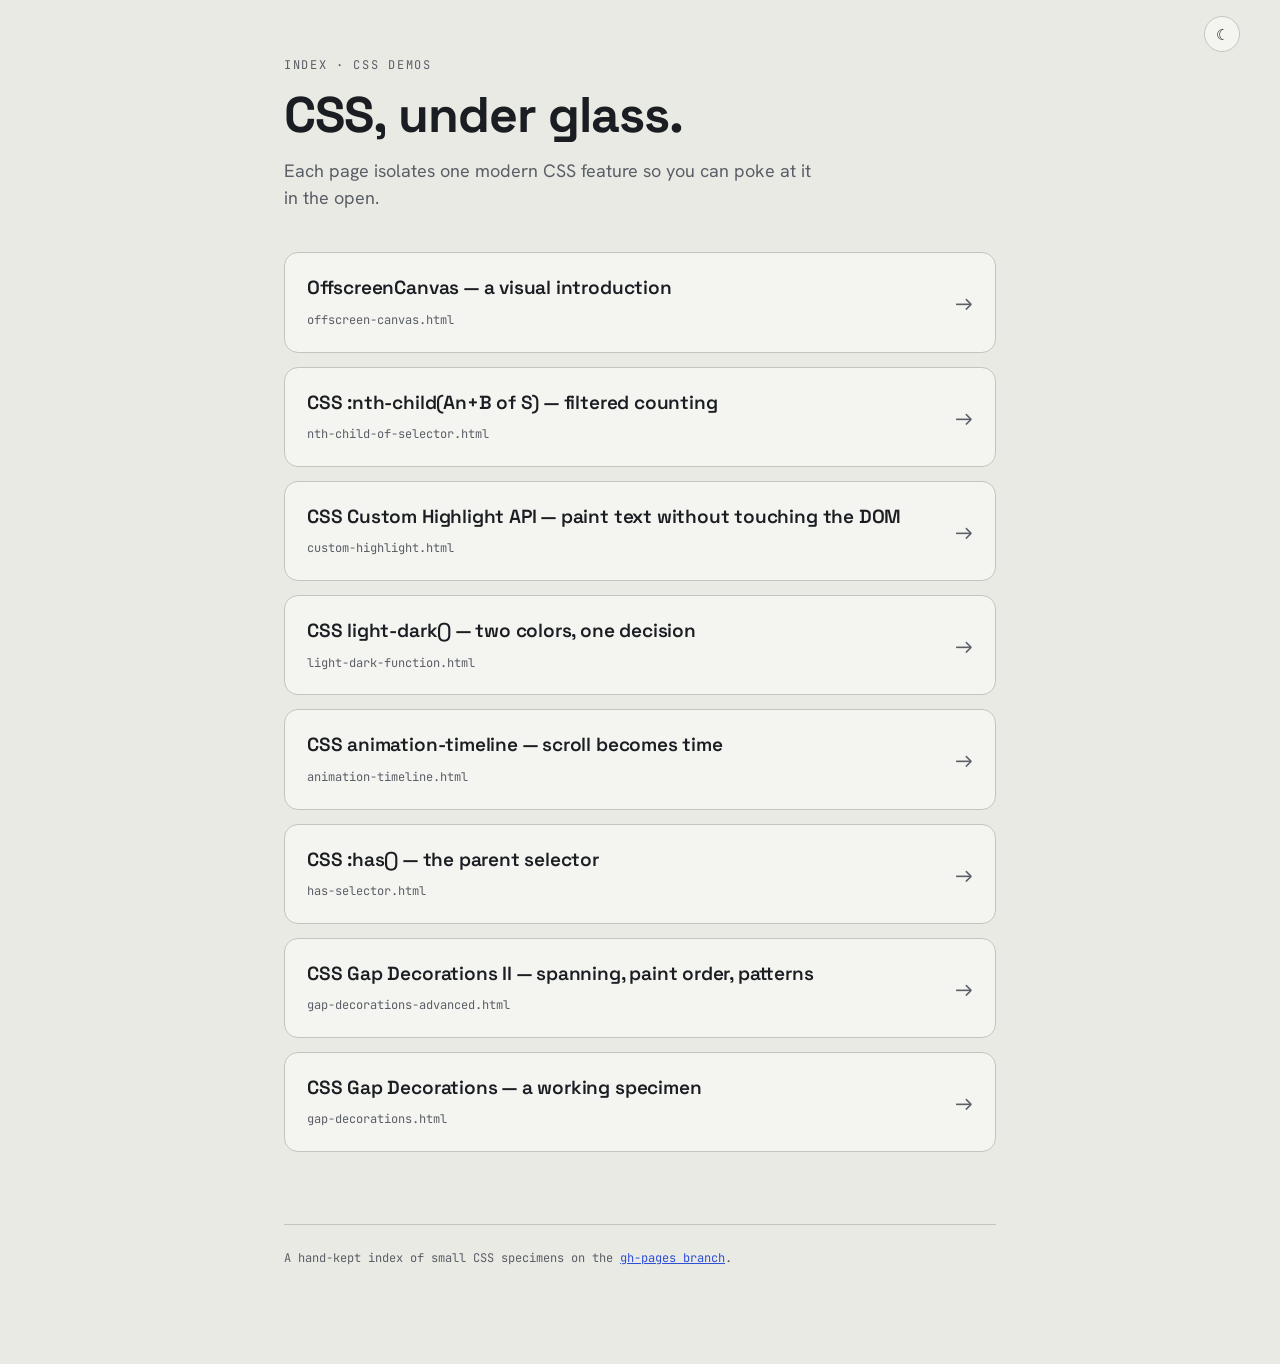
<file: index.html>
<!DOCTYPE html>
<html lang="en">
<head>
<meta charset="UTF-8">
<meta name="viewport" content="width=device-width, initial-scale=1.0">
<title>CSS Demos — index</title>
<link rel="preconnect" href="https://fonts.googleapis.com">
<link rel="preconnect" href="https://fonts.gstatic.com" crossorigin>
<link href="https://fonts.googleapis.com/css2?family=Space+Grotesk:wght@400;500;600;700&family=Hanken+Grotesk:wght@400;500;600&family=JetBrains+Mono:wght@400;500&display=swap" rel="stylesheet">
<link rel="stylesheet" href="styles.css">
<script>document.documentElement.dataset.theme = localStorage.theme || (matchMedia('(prefers-color-scheme: dark)').matches ? 'dark' : 'light');</script>
<script src="theme.js" defer></script>
<style>
  /* index-only overrides + demo list/card — shared palette, typography and
     masthead all live in styles.css. */
  .wrap { max-width: 760px; padding: 56px 24px 96px; }
  header { margin-bottom: 40px; }
  h1 { font-size: clamp(32px, 5.5vw, 50px); line-height: 1.04; }
  .lede { max-width: 54ch; }

  /* ---------- demo list ---------- */
  .demo-list {
    list-style: none; margin: 0; padding: 0;
    display: grid; gap: 14px;
  }
  .demo-card {
    display: flex; align-items: center; gap: 20px;
    background: var(--panel); border: 1px solid var(--line);
    border-radius: 14px; padding: 20px 22px;
    color: inherit; text-decoration: none;
    transition: border-color 0.15s ease, transform 0.15s ease, box-shadow 0.15s ease;
  }
  .demo-card:hover, .demo-card:focus-visible {
    border-color: var(--accent); transform: translateY(-2px);
    box-shadow: 0 8px 26px rgba(47, 79, 214, 0.10);
    outline: none;
  }
  .demo-card .body { flex: 1; min-width: 0; }
  .demo-card h2 {
    font-family: "Space Grotesk", sans-serif; font-weight: 600;
    font-size: 19px; letter-spacing: -0.01em; margin: 0 0 4px;
    white-space: nowrap; overflow: hidden; text-overflow: ellipsis;
  }
  .demo-card .file {
    font-family: "JetBrains Mono", monospace; font-size: 12px;
    color: var(--ink-soft);
  }
  .demo-card .arrow {
    font-family: "Space Grotesk", sans-serif; font-size: 22px;
    color: var(--ink-soft);
    transition: transform 0.15s ease, color 0.15s ease;
  }
  .demo-card:hover .arrow, .demo-card:focus-visible .arrow {
    color: var(--accent); transform: translateX(4px);
  }

  footer code {
    background: #e2e3dc; padding: 1px 5px; border-radius: 5px; font-size: 11.5px;
  }

  @media (prefers-reduced-motion: reduce) {
    .demo-card, .demo-card .arrow { transition: none; }
  }
</style>
</head>
<body>
<div class="wrap">

  <header>
    <p class="eyebrow">Index · CSS demos</p>
    <h1>CSS, under glass.</h1>
    <p class="lede">
      Each page isolates one modern CSS feature so you can poke at it in the open.
    </p>
  </header>

  <main>
    <ul class="demo-list">
      <li>
        <a class="demo-card" href="offscreen-canvas.html">
          <span class="body">
            <h2>OffscreenCanvas — a visual introduction</h2>
            <span class="file">offscreen-canvas.html</span>
          </span>
          <span class="arrow" aria-hidden="true">&rarr;</span>
        </a>
      </li>
      <li>
        <a class="demo-card" href="nth-child-of-selector.html">
          <span class="body">
            <h2>CSS :nth-child(An+B of S) — filtered counting</h2>
            <span class="file">nth-child-of-selector.html</span>
          </span>
          <span class="arrow" aria-hidden="true">&rarr;</span>
        </a>
      </li>
      <li>
        <a class="demo-card" href="custom-highlight.html">
          <span class="body">
            <h2>CSS Custom Highlight API — paint text without touching the DOM</h2>
            <span class="file">custom-highlight.html</span>
          </span>
          <span class="arrow" aria-hidden="true">&rarr;</span>
        </a>
      </li>
      <li>
        <a class="demo-card" href="light-dark-function.html">
          <span class="body">
            <h2>CSS light-dark() — two colors, one decision</h2>
            <span class="file">light-dark-function.html</span>
          </span>
          <span class="arrow" aria-hidden="true">&rarr;</span>
        </a>
      </li>
      <li>
        <a class="demo-card" href="animation-timeline.html">
          <span class="body">
            <h2>CSS animation-timeline — scroll becomes time</h2>
            <span class="file">animation-timeline.html</span>
          </span>
          <span class="arrow" aria-hidden="true">&rarr;</span>
        </a>
      </li>
      <li>
        <a class="demo-card" href="has-selector.html">
          <span class="body">
            <h2>CSS :has() — the parent selector</h2>
            <span class="file">has-selector.html</span>
          </span>
          <span class="arrow" aria-hidden="true">&rarr;</span>
        </a>
      </li>
      <li>
        <a class="demo-card" href="gap-decorations-advanced.html">
          <span class="body">
            <h2>CSS Gap Decorations II — spanning, paint order, patterns</h2>
            <span class="file">gap-decorations-advanced.html</span>
          </span>
          <span class="arrow" aria-hidden="true">&rarr;</span>
        </a>
      </li>
      <li>
        <a class="demo-card" href="gap-decorations.html">
          <span class="body">
            <h2>CSS Gap Decorations — a working specimen</h2>
            <span class="file">gap-decorations.html</span>
          </span>
          <span class="arrow" aria-hidden="true">&rarr;</span>
        </a>
      </li>
    </ul>
  </main>

  <footer>
    A hand-kept index of small CSS specimens on the
    <a href="https://github.com/moorthy-g/css-demo/tree/gh-pages">gh-pages branch</a>.
  </footer>

</div>
</body>
</html>
</file>
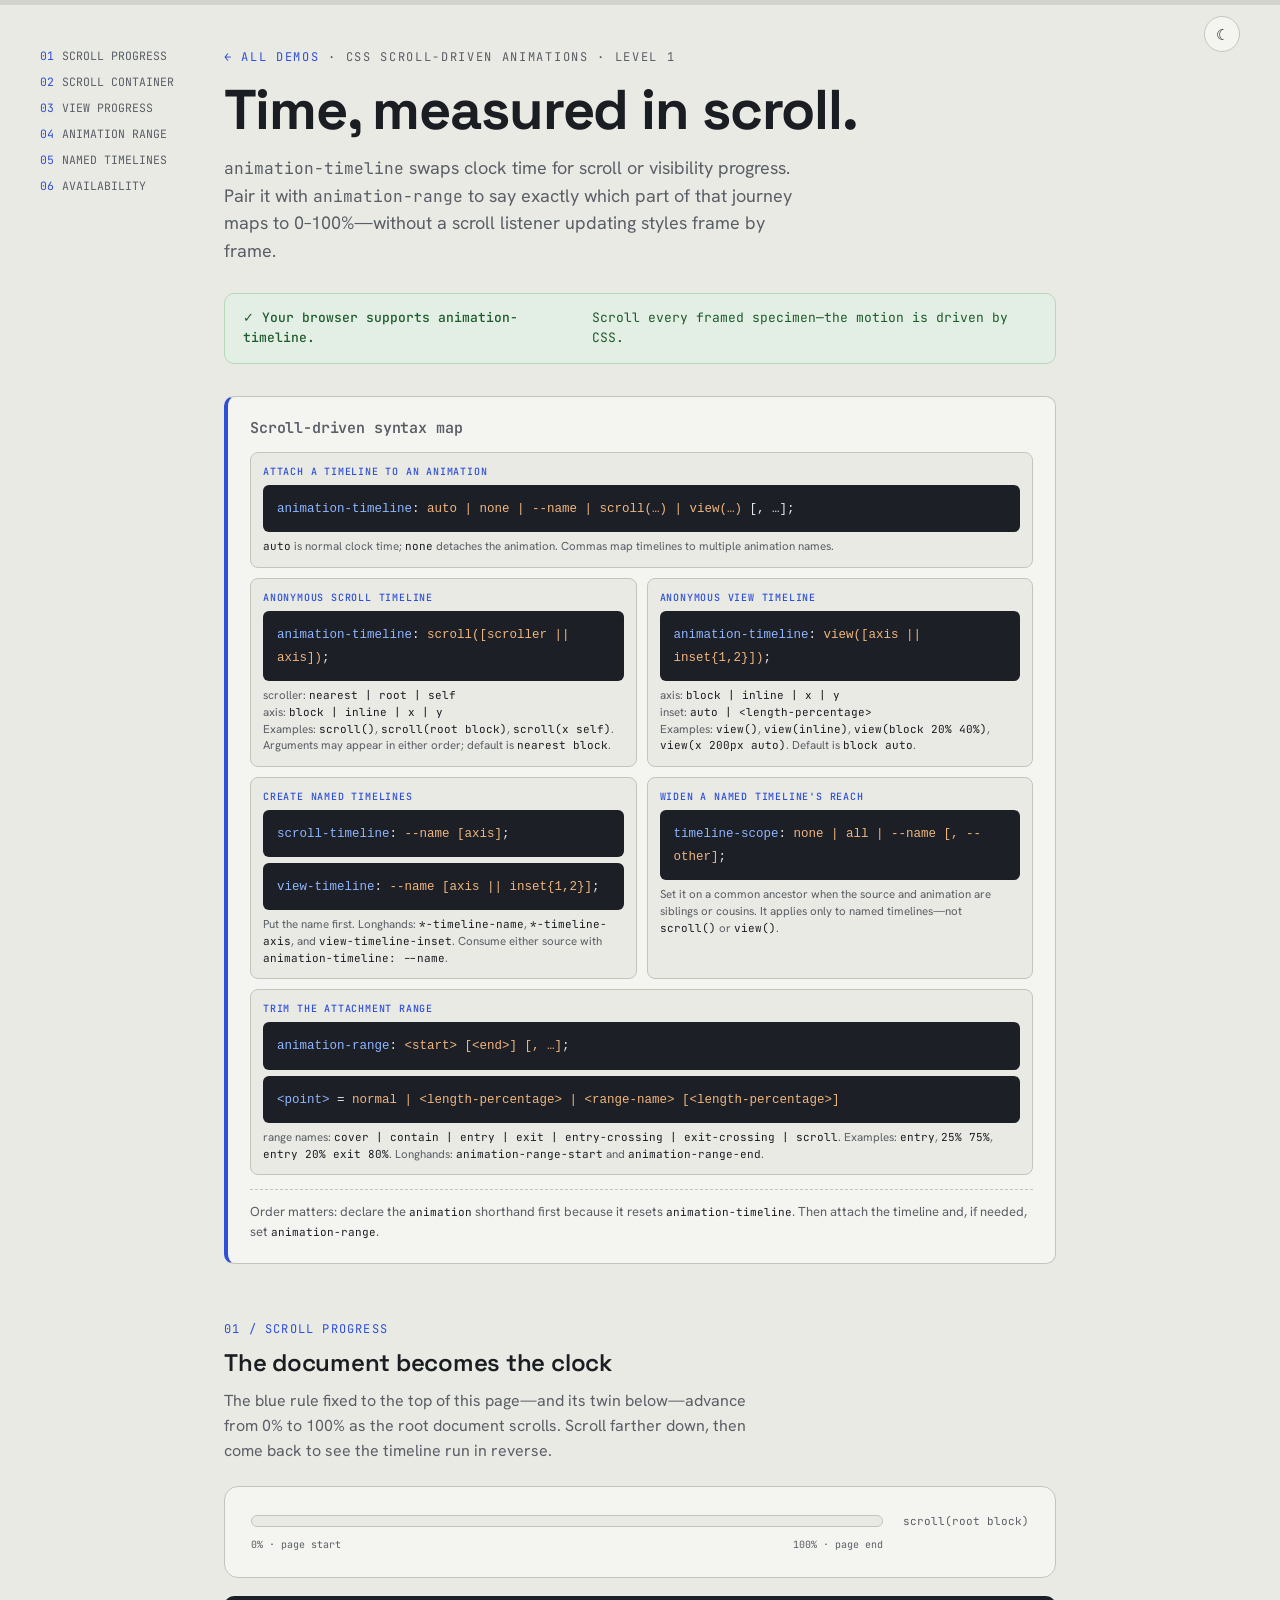
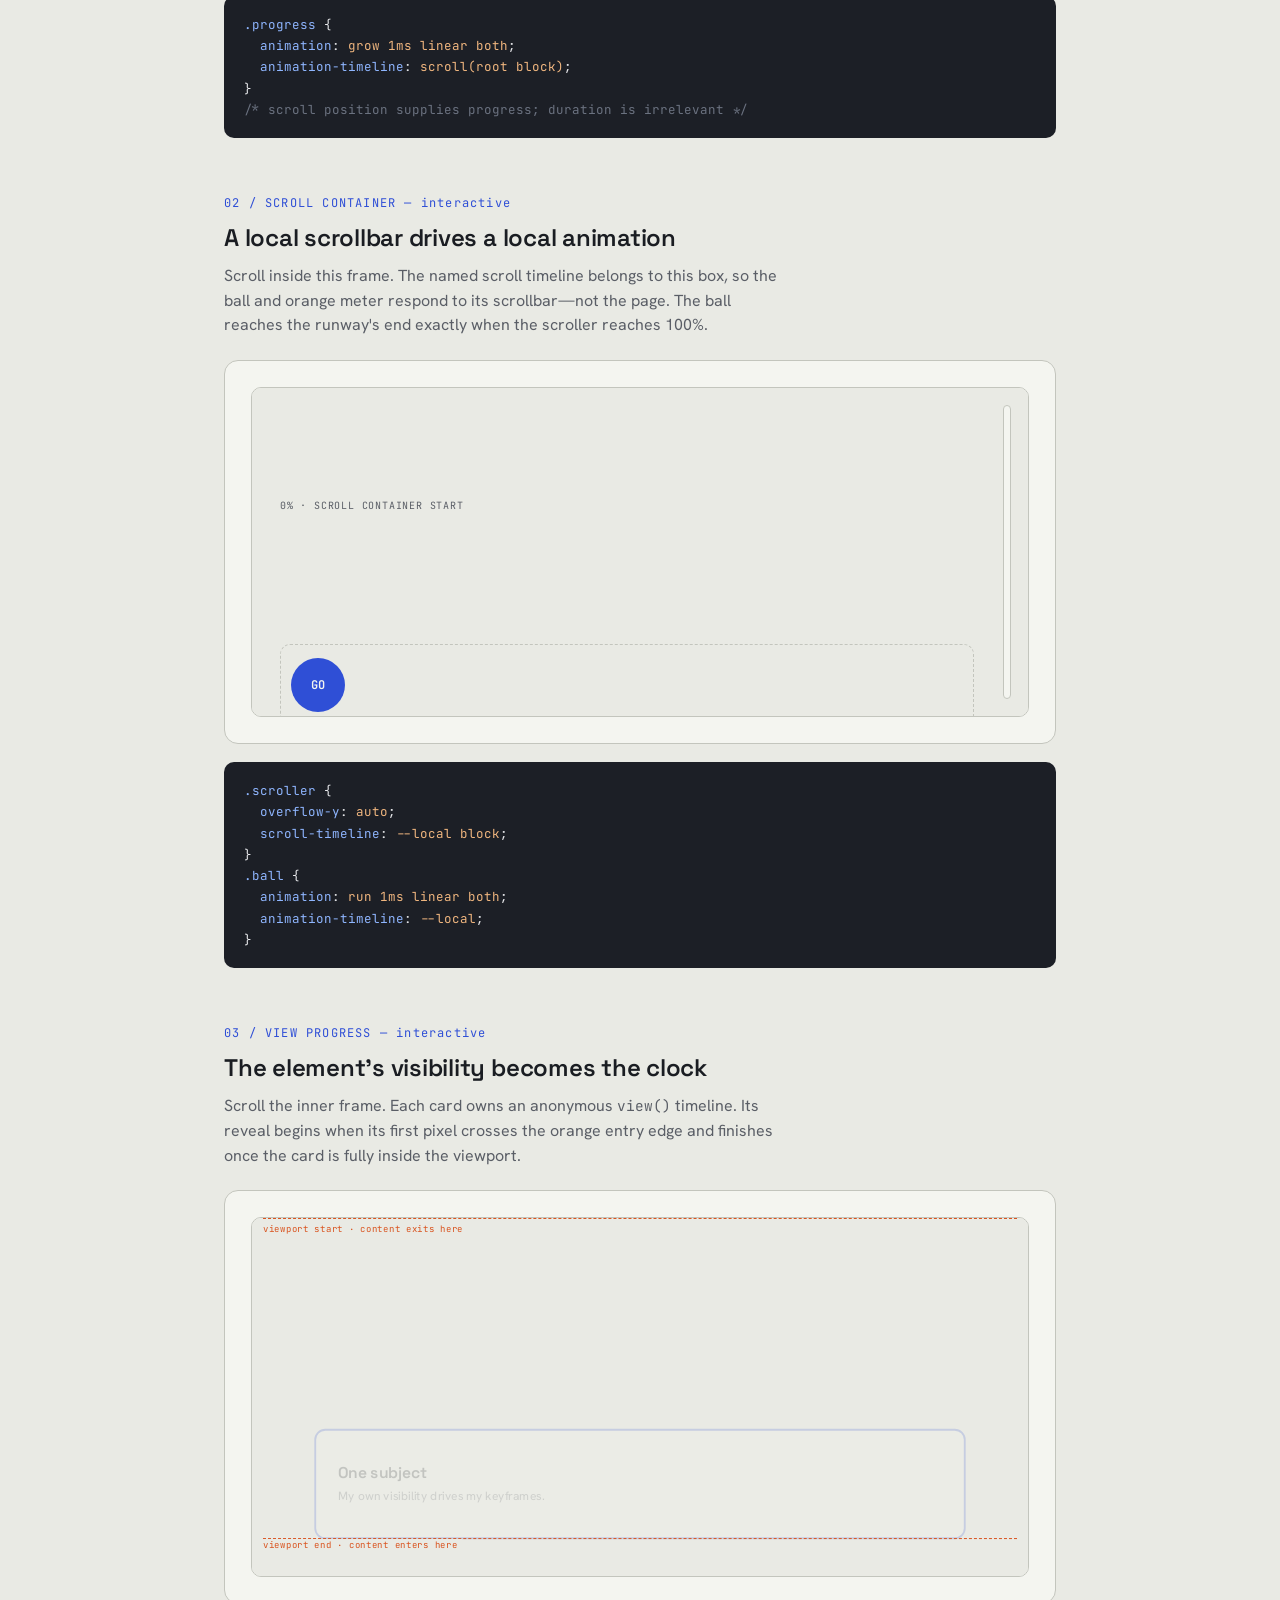
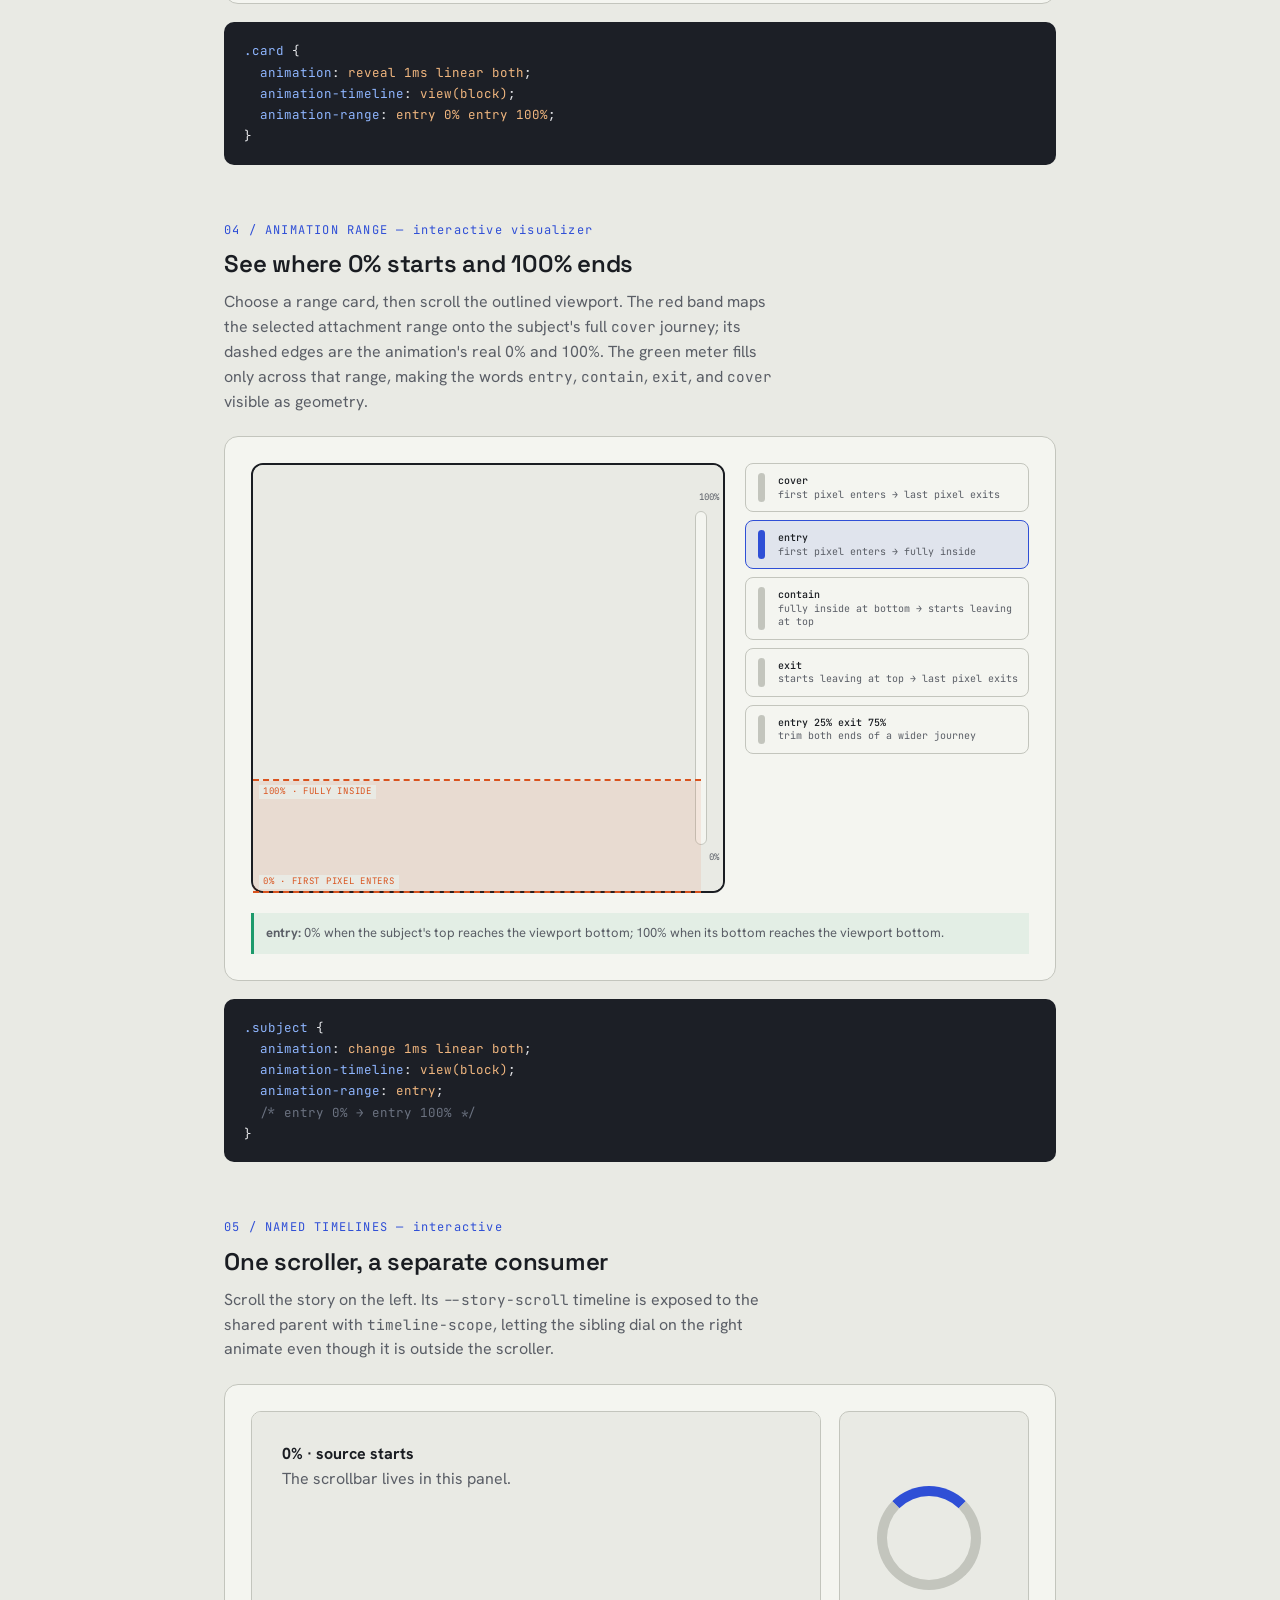
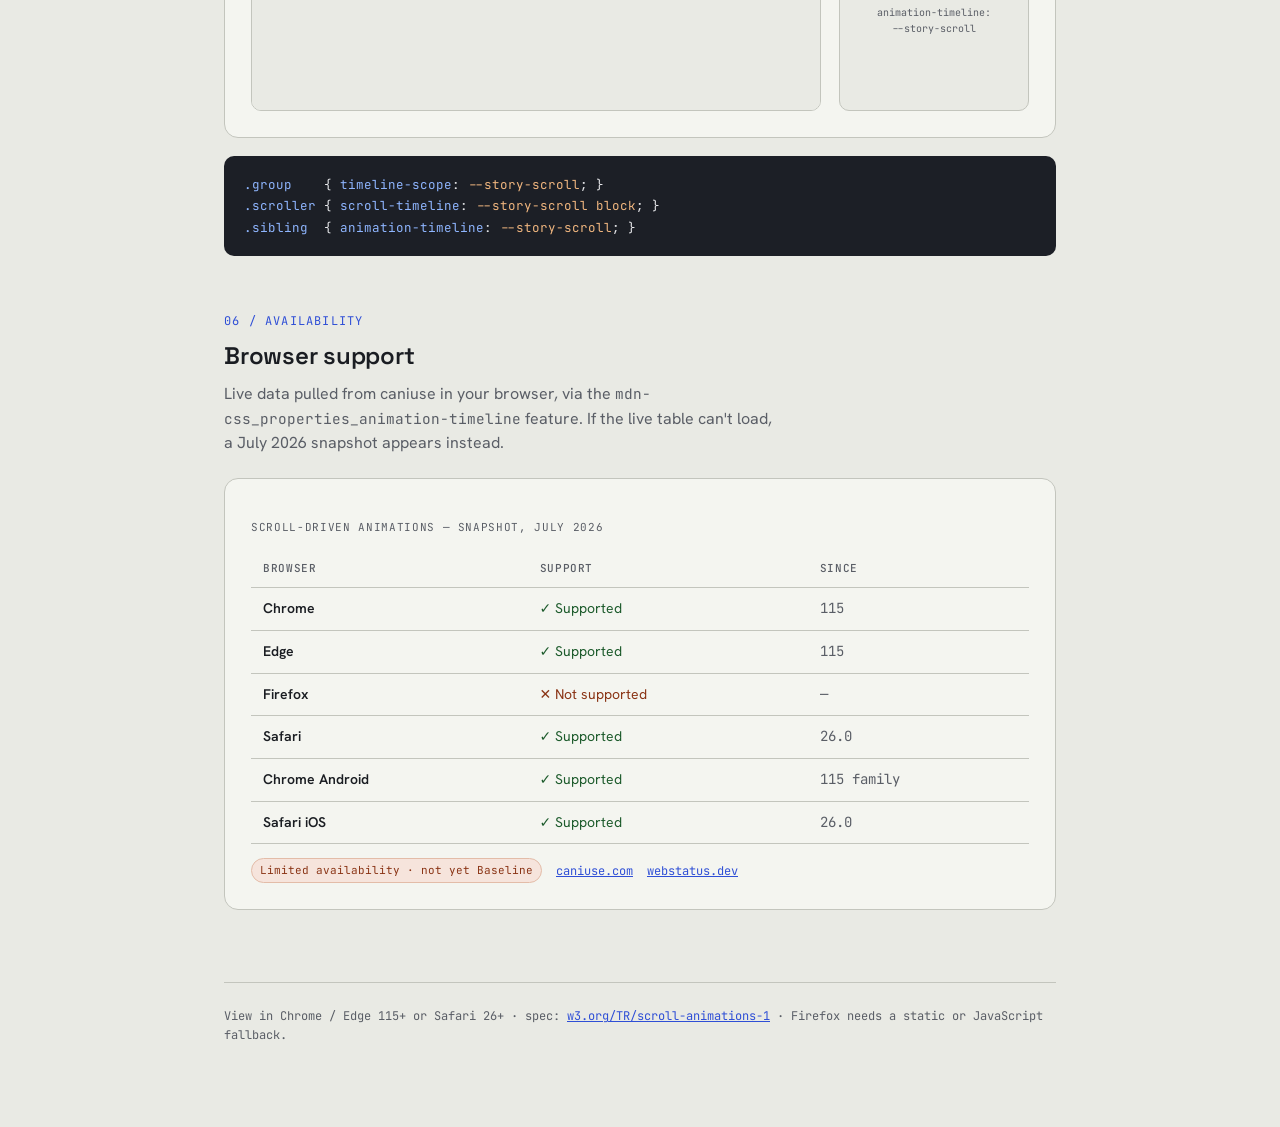
<file: animation-timeline.html>
<!DOCTYPE html>
<html lang="en">
<head>
<meta charset="UTF-8">
<meta name="viewport" content="width=device-width, initial-scale=1.0">
<title>CSS animation-timeline — scroll becomes time</title>
<link rel="preconnect" href="https://fonts.googleapis.com">
<link rel="preconnect" href="https://fonts.gstatic.com" crossorigin>
<link href="https://fonts.googleapis.com/css2?family=Space+Grotesk:wght@400;500;600;700&family=Hanken+Grotesk:wght@400;500;600&family=JetBrains+Mono:wght@400;500&display=swap" rel="stylesheet">
<link rel="stylesheet" href="styles.css">
<script>document.documentElement.dataset.theme = localStorage.theme || (matchMedia('(prefers-color-scheme: dark)').matches ? 'dark' : 'light');</script>
<script src="theme.js" defer></script>
<script src="toc.js" defer></script>
<style>
  /* Feature-specific CSS for this demo only — shared palette, typography,
     masthead, specimen scaffolding, controls, code blocks, and the caniuse
     widget all live in styles.css. */

  /* ===== persistent page-scroll cue ===== */
  .page-progress {
    position: fixed; inset: 0 0 auto; height: 5px; z-index: 20;
    background: color-mix(in srgb, var(--line) 60%, transparent);
  }
  .page-progress-fill {
    display: block; width: 100%; height: 100%; background: var(--accent);
    transform: scaleX(0); transform-origin: left;
    animation: page-progress 1ms linear both;
    animation-timeline: scroll(root block);
  }
  @keyframes page-progress { to { transform: scaleX(1); } }

  .cue-label, .stage-label, .edge-cue, .range-edge,
  .range-meter-label, .named-status, .range-key-row {
    font-family: "JetBrains Mono", monospace;
  }

  /* ===== syntax primer ===== */
  .syntax-primer {
    margin-top: 32px; padding: 20px 22px;
    border: 1px solid var(--line); border-left: 4px solid var(--accent);
    border-radius: 10px; background: var(--panel);
  }
  .syntax-primer h2 {
    margin: 0 0 12px; font-size: 15px;
    font-family: "JetBrains Mono", monospace; color: var(--ink-soft);
  }
  .syntax-map {
    display: grid; grid-template-columns: repeat(2, minmax(0, 1fr));
    gap: 10px;
  }
  .syntax-group {
    min-width: 0; padding: 12px; border: 1px solid var(--line);
    border-radius: 8px; background: var(--paper);
  }
  .syntax-group.wide { grid-column: 1 / -1; }
  .syntax-group h3 {
    margin: 0 0 7px; color: var(--accent); font: 500 10px/1.3 "JetBrains Mono", monospace;
    letter-spacing: .08em; text-transform: uppercase;
  }
  pre.syntax-code {
    margin: 0; padding: 12px 14px; border-radius: 6px;
    white-space: pre-wrap;
    overflow-wrap: anywhere;
  }
  pre.syntax-code + pre.syntax-code { margin-top: 6px; }
  .syntax-note {
    margin: 6px 0 0; color: var(--ink-soft); font-size: 11.5px; line-height: 1.45;
  }
  .syntax-note code, .syntax-order code {
    font: 11px "JetBrains Mono", monospace; color: var(--ink);
  }
  .syntax-order {
    margin: 14px 0 0; padding-top: 12px; border-top: 1px dashed var(--line);
    color: var(--ink-soft); font-size: 13px;
  }
  @media (max-width: 620px) {
    .syntax-map { grid-template-columns: 1fr; }
    .syntax-group.wide { grid-column: auto; }
  }

  /* ===== DEMO 1 — root scroll progress ===== */
  .progress-explainer {
    display: grid; grid-template-columns: 1fr auto; gap: 20px;
    align-items: center;
  }
  .progress-track {
    height: 12px; overflow: hidden; border-radius: 999px;
    border: 1px solid var(--line); background: var(--paper);
  }
  .progress-track::before {
    content: ""; display: block; width: 100%; height: 100%;
    background: var(--accent); transform: scaleX(0); transform-origin: left;
    animation: page-progress 1ms linear both;
    animation-timeline: scroll(root block);
  }
  .progress-explainer .cue-label { font-size: 11px; color: var(--ink-soft); }
  .progress-scale {
    grid-column: 1; display: flex; justify-content: space-between;
    margin-top: -12px; font: 10px "JetBrains Mono", monospace;
    color: var(--ink-soft);
  }

  /* ===== DEMO 2 — nearest scroll container ===== */
  .local-frame { position: relative; timeline-scope: --local-scroll; }
  .local-stage {
    height: 330px; overflow-y: auto; overscroll-behavior: contain;
    border: 1px solid var(--line); border-radius: 10px; background: var(--paper);
    scroll-timeline: --local-scroll block;
  }
  .local-track { min-height: 850px; padding: 110px 54px 130px 28px; }
  .local-runway {
    position: sticky; top: 112px; height: 82px; border-radius: 10px;
    border: 1px dashed var(--line); display: flex; align-items: center;
    padding: 10px; overflow: hidden;
  }
  .local-runner {
    width: 54px; aspect-ratio: 1; border-radius: 50%;
    position: relative;
    display: grid; place-items: center; color: var(--panel); background: var(--accent);
    font: 600 12px "JetBrains Mono", monospace;
    animation: run-local 1ms linear both;
    animation-timeline: --local-scroll;
  }
  @keyframes run-local {
    from { left: 0; rotate: 0deg; }
    to { left: calc(100% - 54px); rotate: 720deg; }
  }
  .local-meter {
    position: absolute; top: 18px; right: 18px; bottom: 18px; width: 8px;
    border-radius: 999px; border: 1px solid var(--line); overflow: hidden;
    background: var(--panel);
  }
  .local-meter span {
    display: block; width: 100%; height: 100%; background: var(--accent-2);
    transform: scaleY(0); transform-origin: top;
    animation: fill-local 1ms linear both;
    animation-timeline: --local-scroll;
  }
  @keyframes fill-local { to { transform: scaleY(1); } }
  .stage-label {
    display: block; font-size: 10px; letter-spacing: .08em;
    text-transform: uppercase; color: var(--ink-soft); margin-bottom: 130px;
  }
  .stage-label:last-child { margin: 150px 0 0; }

  /* ===== DEMO 3 — anonymous view timelines ===== */
  .view-frame { position: relative; }
  .view-scroller {
    height: 360px; overflow-y: auto; overscroll-behavior: contain;
    border: 1px solid var(--line); border-radius: 10px; background: var(--paper);
  }
  .view-content { padding: 170px 34px; display: grid; gap: 160px; }
  .view-card {
    min-height: 120px; padding: 24px; border: 2px solid var(--accent);
    border-radius: 12px; background: var(--panel);
    display: grid; align-content: center; gap: 5px;
    opacity: .18; transform: translateY(36px) scale(.92);
    animation: card-enters 1ms linear both;
    animation-timeline: view(block);
    animation-range: entry 0% entry 100%;
  }
  .view-card b { font: 600 17px "Space Grotesk", sans-serif; }
  .view-card span { color: var(--ink-soft); font-size: 13px; }
  @keyframes card-enters {
    to { opacity: 1; transform: translateY(0) scale(1); }
  }
  .edge-cue {
    position: absolute; z-index: 2; left: 12px; right: 12px;
    border-top: 1px dashed var(--accent-2); pointer-events: none;
    font-size: 9px; letter-spacing: .08em; color: var(--accent-2);
  }
  .edge-cue.top { top: 1px; padding-top: 4px; }
  .edge-cue.bottom { bottom: 1px; padding-bottom: 4px; transform: translateY(-100%); }
  .edge-cue.bottom span { background: var(--paper); padding-right: 5px; }

  /* ===== DEMO 4 — animation-range visualizer ===== */
  .range-explorer { --chosen-range: entry; }
  .range-layout {
    display: grid; grid-template-columns: minmax(300px, 1.25fr) minmax(220px, .75fr);
    gap: 20px;
  }
  .range-frame {
    --range-start: 0%; --range-end: 26%;
    position: relative; height: 430px; timeline-scope: --range-view;
  }
  .range-viewport {
    height: 100%; overflow-y: auto; overscroll-behavior: contain;
    border: 2px solid var(--ink); border-radius: 12px; background: var(--paper);
  }
  .range-scroll-content { min-height: 1010px; padding: 430px 58px 430px 24px; }
  .range-subject {
    position: relative; min-height: 150px; border: 3px solid var(--accent);
    border-radius: 12px; background: var(--panel); color: var(--ink);
    display: grid; place-items: center; text-align: center; padding: 24px;
    view-timeline: --range-view block;
    animation: range-state 1ms linear both;
    animation-timeline: --range-view;
    animation-range: var(--chosen-range);
  }
  .range-subject strong {
    font: 600 17px "Space Grotesk", sans-serif;
  }
  .range-subject small {
    display: block; margin-top: 4px; font: 11px "JetBrains Mono", monospace;
  }
  @keyframes range-state {
    from { opacity: .3; transform: scale(.88); }
    to { opacity: 1; transform: scale(1.04); background: var(--accent); color: var(--panel); }
  }
  .range-edge {
    position: absolute; left: 2px; right: 24px; z-index: 4;
    border-top: 2px dashed var(--accent-2); pointer-events: none;
    color: var(--accent-2); font-size: 9px; letter-spacing: .08em;
    text-transform: uppercase;
  }
  .range-edge.range-start { bottom: var(--range-start); }
  .range-edge.range-end { bottom: var(--range-end); }
  .range-edge span {
    position: absolute; left: 6px; background: var(--paper); padding: 0 4px;
    white-space: nowrap;
  }
  .range-edge.range-start span { bottom: 4px; }
  .range-edge.range-end span { top: 4px; }
  .range-band {
    position: absolute; z-index: 2; left: 2px; right: 24px;
    bottom: var(--range-start); height: calc(var(--range-end) - var(--range-start));
    background: color-mix(in srgb, var(--accent-2) 9%, transparent);
    pointer-events: none;
  }
  .subject-edge {
    position: absolute; left: 8px; font: 9px "JetBrains Mono", monospace;
    letter-spacing: .08em; text-transform: uppercase; color: inherit;
  }
  .subject-edge.top { top: 5px; }
  .subject-edge.bottom { bottom: 5px; }
  .range-meter {
    position: absolute; top: 48px; right: 18px; bottom: 48px; width: 12px;
    border: 1px solid var(--line); border-radius: 999px; overflow: hidden;
    background: var(--panel); pointer-events: none;
  }
  .range-meter-fill {
    display: block; width: 100%; height: 100%; background: var(--accent-3);
    transform: scaleY(0); transform-origin: bottom;
    animation: range-meter 1ms linear both;
    animation-timeline: --range-view;
    animation-range: var(--chosen-range);
  }
  @keyframes range-meter { to { transform: scaleY(1); } }
  .range-meter-label {
    position: absolute; right: 6px; z-index: 3; font-size: 9px;
    color: var(--ink-soft); pointer-events: none;
  }
  .range-meter-label.to { top: 28px; }
  .range-meter-label.from { bottom: 28px; }

  .range-key { display: grid; align-content: start; gap: 8px; }
  .range-key-row {
    position: relative; padding: 10px 10px 10px 32px;
    border: 1px solid var(--line); border-radius: 8px;
    width: 100%; appearance: none; background: transparent; text-align: left; cursor: pointer;
    color: var(--ink-soft); font-size: 10px; line-height: 1.35;
  }
  .range-key-row::before {
    content: ""; position: absolute; left: 12px; top: 9px; bottom: 9px; width: 7px;
    border-radius: 999px; background: var(--line);
  }
  .range-key-row b { display: block; color: var(--ink); font-weight: 500; }
  .range-key-row:hover { border-color: var(--accent); }
  .range-key-row:focus-visible { outline: 2px solid var(--accent); outline-offset: 2px; }
  .range-explorer[data-range="cover"] .range-key-row[data-key="cover"],
  .range-explorer[data-range="entry"] .range-key-row[data-key="entry"],
  .range-explorer[data-range="contain"] .range-key-row[data-key="contain"],
  .range-explorer[data-range="exit"] .range-key-row[data-key="exit"],
  .range-explorer[data-range="custom"] .range-key-row[data-key="custom"] {
    border-color: var(--accent); background: color-mix(in srgb, var(--accent) 10%, var(--panel));
  }
  .range-explorer[data-range="cover"] .range-key-row[data-key="cover"]::before,
  .range-explorer[data-range="entry"] .range-key-row[data-key="entry"]::before,
  .range-explorer[data-range="contain"] .range-key-row[data-key="contain"]::before,
  .range-explorer[data-range="exit"] .range-key-row[data-key="exit"]::before,
  .range-explorer[data-range="custom"] .range-key-row[data-key="custom"]::before {
    background: var(--accent);
  }
  .range-reading {
    grid-column: 1 / -1; margin: 0; padding: 10px 12px;
    border-left: 3px solid var(--accent-3); color: var(--ink-soft);
    background: color-mix(in srgb, var(--accent-3) 8%, var(--panel));
    font-size: 13px;
  }

  /* ===== DEMO 5 — a named timeline shared across siblings ===== */
  .named-shell {
    display: grid; grid-template-columns: minmax(260px, 1fr) 190px;
    gap: 18px; align-items: stretch; timeline-scope: --story-scroll;
  }
  .named-scroller {
    height: 300px; overflow-y: auto; overscroll-behavior: contain;
    border: 1px solid var(--line); border-radius: 10px; background: var(--paper);
    scroll-timeline: --story-scroll block;
  }
  .named-story { min-height: 780px; padding: 30px; display: grid; align-content: space-between; }
  .named-story p { max-width: 30ch; margin: 0; color: var(--ink-soft); }
  .named-story b { color: var(--ink); }
  .named-readout {
    border: 1px solid var(--line); border-radius: 10px; background: var(--paper);
    display: grid; place-items: center; padding: 22px; text-align: center;
  }
  .named-dial {
    width: 104px; aspect-ratio: 1; border: 10px solid var(--line);
    border-top-color: var(--accent); border-radius: 50%;
    animation: named-dial 1ms linear both;
    animation-timeline: --story-scroll;
  }
  @keyframes named-dial { to { rotate: 720deg; border-color: var(--accent-3); } }
  .named-status { margin: 15px 0 0; font-size: 10px; color: var(--ink-soft); }

  @media (max-width: 680px) {
    .range-layout, .named-shell { grid-template-columns: 1fr; }
    .range-frame { height: 390px; }
    .named-readout { min-height: 190px; }
  }
  @media (prefers-reduced-motion: reduce) {
    .page-progress-fill, .progress-track::before, .local-runner, .local-meter span,
    .view-card, .range-subject, .range-meter-fill, .named-dial { animation: none; }
  }
</style>
</head>
<body>
<div class="page-progress" aria-hidden="true"><span class="page-progress-fill"></span></div>
<div class="wrap">

  <header>
    <p class="eyebrow"><a href="index.html">&larr; All demos</a> · CSS Scroll-driven Animations · Level 1</p>
    <h1>Time, measured in scroll.</h1>
    <p class="lede">
      <code>animation-timeline</code> swaps clock time for scroll or visibility
      progress. Pair it with <code>animation-range</code> to say exactly which
      part of that journey maps to 0–100%—without a scroll listener updating
      styles frame by frame.
    </p>
    <div id="support" class="support"></div>
  </header>

  <aside class="syntax-primer" aria-labelledby="syntax-title">
    <h2 id="syntax-title">Scroll-driven syntax map</h2>
    <div class="syntax-map">
      <div class="syntax-group wide">
        <h3>Attach a timeline to an animation</h3>
<pre class="syntax-code"><code><span class="k">animation-timeline</span>: <span class="v">auto | none | --name | scroll(…) | view(…)</span> [, …];</code></pre>
        <p class="syntax-note"><code>auto</code> is normal clock time; <code>none</code> detaches the animation. Commas map timelines to multiple animation names.</p>
      </div>

      <div class="syntax-group">
        <h3>Anonymous scroll timeline</h3>
<pre class="syntax-code"><code><span class="k">animation-timeline</span>: <span class="v">scroll([scroller || axis])</span>;</code></pre>
        <p class="syntax-note">
          scroller: <code>nearest | root | self</code><br>
          axis: <code>block | inline | x | y</code><br>
          Examples: <code>scroll()</code>, <code>scroll(root block)</code>, <code>scroll(x self)</code>. Arguments may appear in either order; default is <code>nearest block</code>.
        </p>
      </div>

      <div class="syntax-group">
        <h3>Anonymous view timeline</h3>
<pre class="syntax-code"><code><span class="k">animation-timeline</span>: <span class="v">view([axis || inset{1,2}])</span>;</code></pre>
        <p class="syntax-note">
          axis: <code>block | inline | x | y</code><br>
          inset: <code>auto | &lt;length-percentage&gt;</code><br>
          Examples: <code>view()</code>, <code>view(inline)</code>, <code>view(block 20% 40%)</code>, <code>view(x 200px auto)</code>. Default is <code>block auto</code>.
        </p>
      </div>

      <div class="syntax-group">
        <h3>Create named timelines</h3>
<pre class="syntax-code"><code><span class="k">scroll-timeline</span>: <span class="v">--name [axis]</span>;</code></pre>
<pre class="syntax-code"><code><span class="k">view-timeline</span>: <span class="v">--name [axis || inset{1,2}]</span>;</code></pre>
        <p class="syntax-note">
          Put the name first. Longhands: <code>*-timeline-name</code>, <code>*-timeline-axis</code>, and <code>view-timeline-inset</code>. Consume either source with <code>animation-timeline: --name</code>.
        </p>
      </div>

      <div class="syntax-group">
        <h3>Widen a named timeline's reach</h3>
<pre class="syntax-code"><code><span class="k">timeline-scope</span>: <span class="v">none | all | --name [, --other]</span>;</code></pre>
        <p class="syntax-note">Set it on a common ancestor when the source and animation are siblings or cousins. It applies only to named timelines—not <code>scroll()</code> or <code>view()</code>.</p>
      </div>

      <div class="syntax-group wide">
        <h3>Trim the attachment range</h3>
<pre class="syntax-code"><code><span class="k">animation-range</span>: <span class="v">&lt;start&gt; [&lt;end&gt;] [, …]</span>;</code></pre>
<pre class="syntax-code"><code><span class="k">&lt;point&gt;</span> = <span class="v">normal | &lt;length-percentage&gt; | &lt;range-name&gt; [&lt;length-percentage&gt;]</span></code></pre>
        <p class="syntax-note">
          range names: <code>cover | contain | entry | exit | entry-crossing | exit-crossing | scroll</code>.
          Examples: <code>entry</code>, <code>25% 75%</code>, <code>entry 20% exit 80%</code>.
          Longhands: <code>animation-range-start</code> and <code>animation-range-end</code>.
        </p>
      </div>
    </div>
    <p class="syntax-order">
      Order matters: declare the <code>animation</code> shorthand first because
      it resets <code>animation-timeline</code>. Then attach the timeline and,
      if needed, set <code>animation-range</code>.
    </p>
  </aside>

  <!-- ============ 1 ============ -->
  <section>
    <p class="num">01 / SCROLL PROGRESS</p>
    <h2>The document becomes the clock</h2>
    <p class="desc">
      The blue rule fixed to the top of this page—and its twin below—advance
      from 0% to 100% as the root document scrolls. Scroll farther down, then
      come back to see the timeline run in reverse.
    </p>

    <div class="specimen">
      <div class="progress-explainer">
        <div class="progress-track" aria-hidden="true"></div>
        <span class="cue-label">scroll(root block)</span>
        <div class="progress-scale"><span>0% · page start</span><span>100% · page end</span></div>
      </div>
    </div>

<pre><span class="k">.progress</span> {
  <span class="k">animation</span>: <span class="v">grow 1ms linear both</span>;
  <span class="k">animation-timeline</span>: <span class="v">scroll(root block)</span>;
}
<span class="c">/* scroll position supplies progress; duration is irrelevant */</span></pre>
  </section>

  <!-- ============ 2 ============ -->
  <section>
    <p class="num">02 / SCROLL CONTAINER — interactive</p>
    <h2>A local scrollbar drives a local animation</h2>
    <p class="desc">
      Scroll inside this frame. The named scroll timeline belongs to this box,
      so the ball and orange meter respond to its scrollbar—not the page.
      The ball reaches the runway's end exactly when the scroller reaches 100%.
    </p>

    <div class="specimen">
      <div class="local-frame">
        <div class="local-stage">
          <div class="local-track">
            <span class="stage-label">0% · scroll container start</span>
            <div class="local-runway"><div class="local-runner">GO</div></div>
            <span class="stage-label">100% · scroll container end</span>
          </div>
        </div>
        <div class="local-meter" aria-hidden="true"><span></span></div>
      </div>
    </div>

<pre><span class="k">.scroller</span> {
  <span class="k">overflow-y</span>: <span class="v">auto</span>;
  <span class="k">scroll-timeline</span>: <span class="v">--local block</span>;
}
<span class="k">.ball</span> {
  <span class="k">animation</span>: <span class="v">run 1ms linear both</span>;
  <span class="k">animation-timeline</span>: <span class="v">--local</span>;
}</pre>
  </section>

  <!-- ============ 3 ============ -->
  <section>
    <p class="num">03 / VIEW PROGRESS — interactive</p>
    <h2>The element's visibility becomes the clock</h2>
    <p class="desc">
      Scroll the inner frame. Each card owns an anonymous <code>view()</code>
      timeline. Its reveal begins when its first pixel crosses the orange entry
      edge and finishes once the card is fully inside the viewport.
    </p>

    <div class="specimen">
      <div class="view-frame">
        <div class="view-scroller">
          <div class="view-content">
            <article class="view-card"><b>One subject</b><span>My own visibility drives my keyframes.</span></article>
            <article class="view-card"><b>Another timeline</b><span>I start at 0% when I touch the bottom edge.</span></article>
            <article class="view-card"><b>Fully entered</b><span>I reach 100% when my bottom edge crosses it.</span></article>
          </div>
        </div>
        <div class="edge-cue top">viewport start · content exits here</div>
        <div class="edge-cue bottom"><span>viewport end · content enters here</span></div>
      </div>
    </div>

<pre><span class="k">.card</span> {
  <span class="k">animation</span>: <span class="v">reveal 1ms linear both</span>;
  <span class="k">animation-timeline</span>: <span class="v">view(block)</span>;
  <span class="k">animation-range</span>: <span class="v">entry 0% entry 100%</span>;
}</pre>
  </section>

  <!-- ============ 4 ============ -->
  <section>
    <p class="num">04 / ANIMATION RANGE — interactive visualizer</p>
    <h2>See where 0% starts and 100% ends</h2>
    <p class="desc">
      Choose a range card, then scroll the outlined viewport. The red band maps
      the selected attachment range onto the subject's full <code>cover</code>
      journey; its dashed edges are the animation's real 0% and 100%. The green
      meter fills only across that range, making the words
      <code>entry</code>, <code>contain</code>, <code>exit</code>, and
      <code>cover</code> visible as geometry.
    </p>

    <div class="specimen range-explorer" id="range-explorer" data-range="entry">
      <div class="range-layout">
        <div class="range-frame">
          <div class="range-viewport" id="range-viewport">
            <div class="range-scroll-content">
              <div class="range-subject">
                <span class="subject-edge top">subject top edge</span>
                <div><strong>Animation subject</strong><small>watch opacity, scale, and colour</small></div>
                <span class="subject-edge bottom">subject bottom edge</span>
              </div>
            </div>
          </div>
          <div class="range-band" aria-hidden="true"></div>
          <div class="range-edge range-start"><span id="range-start-text">0% · first pixel enters</span></div>
          <div class="range-edge range-end"><span id="range-end-text">100% · fully inside</span></div>
          <span class="range-meter-label to">100%</span>
          <div class="range-meter" aria-hidden="true"><span class="range-meter-fill"></span></div>
          <span class="range-meter-label from">0%</span>
        </div>

        <div class="range-key" aria-label="Named range meanings">
          <button type="button" class="range-key-row" data-key="cover" data-value="cover" aria-pressed="false"><b>cover</b>first pixel enters → last pixel exits</button>
          <button type="button" class="range-key-row" data-key="entry" data-value="entry" aria-pressed="true"><b>entry</b>first pixel enters → fully inside</button>
          <button type="button" class="range-key-row" data-key="contain" data-value="contain" aria-pressed="false"><b>contain</b>fully inside at bottom → starts leaving at top</button>
          <button type="button" class="range-key-row" data-key="exit" data-value="exit" aria-pressed="false"><b>exit</b>starts leaving at top → last pixel exits</button>
          <button type="button" class="range-key-row" data-key="custom" data-value="entry 25% exit 75%" aria-pressed="false"><b>entry 25% exit 75%</b>trim both ends of a wider journey</button>
        </div>

        <p class="range-reading" id="range-reading">
          <b>entry:</b> 0% when the subject's top reaches the viewport bottom;
          100% when its bottom reaches the viewport bottom.
        </p>
      </div>

    </div>

<pre><span class="k">.subject</span> {
  <span class="k">animation</span>: <span class="v">change 1ms linear both</span>;
  <span class="k">animation-timeline</span>: <span class="v">view(block)</span>;
  <span class="k">animation-range</span>: <span class="v" id="range-code-value">entry</span>;
  <span class="c" id="range-code-comment">/* entry 0% → entry 100% */</span>
}</pre>
  </section>

  <!-- ============ 5 ============ -->
  <section>
    <p class="num">05 / NAMED TIMELINES — interactive</p>
    <h2>One scroller, a separate consumer</h2>
    <p class="desc">
      Scroll the story on the left. Its <code>--story-scroll</code> timeline is
      exposed to the shared parent with <code>timeline-scope</code>, letting the
      sibling dial on the right animate even though it is outside the scroller.
    </p>

    <div class="specimen">
      <div class="named-shell">
        <div class="named-scroller">
          <div class="named-story">
            <p><b>0% · source starts</b><br>The scrollbar lives in this panel.</p>
            <p><b>50% · timeline travels</b><br>The dial is a sibling, not a child of the scroll content.</p>
            <p><b>100% · source ends</b><br>One named timeline can coordinate several consumers.</p>
          </div>
        </div>
        <div class="named-readout">
          <div>
            <div class="named-dial" aria-hidden="true"></div>
            <p class="named-status">animation-timeline:<br>--story-scroll</p>
          </div>
        </div>
      </div>
    </div>

<pre><span class="k">.group</span>    { <span class="k">timeline-scope</span>: <span class="v">--story-scroll</span>; }
<span class="k">.scroller</span> { <span class="k">scroll-timeline</span>: <span class="v">--story-scroll block</span>; }
<span class="k">.sibling</span>  { <span class="k">animation-timeline</span>: <span class="v">--story-scroll</span>; }</pre>
  </section>

  <!-- ============ 6 ============ -->
  <section id="support-section">
    <p class="num">06 / AVAILABILITY</p>
    <h2>Browser support</h2>
    <p class="desc">
      Live data pulled from caniuse in your browser, via the
      <code>mdn-css_properties_animation-timeline</code> feature. If the live table can't
      load, a July 2026 snapshot appears instead.
    </p>

    <div class="specimen">
      <p class="ciu-embed"
         data-feature="mdn-css_properties_animation-timeline"
         data-past="2" data-future="1"></p>

      <div id="ciu-fallback" hidden>
        <table class="support-table">
          <caption>Scroll-driven animations — snapshot, July 2026</caption>
          <thead>
            <tr><th>Browser</th><th>Support</th><th>Since</th></tr>
          </thead>
          <tbody>
            <tr><td>Chrome</td>        <td class="yes">✓ Supported</td>    <td class="since">115</td></tr>
            <tr><td>Edge</td>          <td class="yes">✓ Supported</td>    <td class="since">115</td></tr>
            <tr><td>Firefox</td>       <td class="no">✕ Not supported</td> <td class="since">—</td></tr>
            <tr><td>Safari</td>        <td class="yes">✓ Supported</td>    <td class="since">26.0</td></tr>
            <tr><td>Chrome Android</td><td class="yes">✓ Supported</td>    <td class="since">115 family</td></tr>
            <tr><td>Safari iOS</td>    <td class="yes">✓ Supported</td>    <td class="since">26.0</td></tr>
          </tbody>
        </table>
      </div>

      <p class="ciu-note">
        <span class="badge">Limited availability · not yet Baseline</span>
        <a href="https://caniuse.com/mdn-css_properties_animation-timeline">caniuse.com</a>
        <a href="https://webstatus.dev/features/scroll-driven-animations">webstatus.dev</a>
      </p>
    </div>
  </section>

  <footer>
    View in Chrome / Edge 115+ or Safari 26+ · spec:
    <a href="https://www.w3.org/TR/scroll-animations-1/">w3.org/TR/scroll-animations-1</a> ·
    Firefox needs a static or JavaScript fallback.
  </footer>

</div>

<script>
  // ---- browser-support detection ----
  const banner = document.getElementById('support');
  const supported = CSS.supports('animation-timeline', 'scroll()');
  if (supported) {
    banner.className = 'support ok';
    banner.innerHTML = '<b>✓ Your browser supports animation-timeline.</b> Scroll every framed specimen—the motion is driven by CSS.';
  } else {
    banner.className = 'support no';
    banner.innerHTML = '<b>✕ This browser does not support animation-timeline.</b> The diagrams remain readable, but the scroll-linked motion is static.';
  }

  // ---- animation-range visualizer ----
  const rangeExplorer = document.getElementById('range-explorer');
  const rangeViewport = document.getElementById('range-viewport');
  const rangeSubject = rangeExplorer.querySelector('.range-subject');
  const rangeReading = document.getElementById('range-reading');
  const rangeStartText = document.getElementById('range-start-text');
  const rangeEndText = document.getElementById('range-end-text');
  const rangeCodeValue = document.getElementById('range-code-value');
  const rangeCodeComment = document.getElementById('range-code-comment');
  const rangeButtons = [...rangeExplorer.querySelectorAll('.range-key-row')];
  const rangeCopy = {
    entry: '<b>entry:</b> 0% when the subject\'s top reaches the viewport bottom; 100% when its bottom reaches the viewport bottom.',
    contain: '<b>contain:</b> 0% once the subject is fully inside at the bottom; 100% just before it starts crossing the top.',
    exit: '<b>exit:</b> 0% when the subject\'s top reaches the viewport top; 100% when its bottom reaches the viewport top.',
    cover: '<b>cover:</b> the full crossing—0% at the first entering pixel, 100% at the last exiting pixel.',
    custom: '<b>entry 25% exit 75%:</b> start one quarter through entry and finish three quarters through exit.'
  };
  const rangeGuideCopy = {
    entry: ['0% · first pixel enters', '100% · fully inside'],
    contain: ['0% · fully inside', '100% · starts leaving'],
    exit: ['0% · starts leaving', '100% · last pixel exits'],
    cover: ['0% · first pixel enters', '100% · last pixel exits'],
    custom: ['0% · 25% through entry', '100% · 75% through exit']
  };
  const rangeCodeComments = {
    entry: '/* entry 0% → entry 100% */',
    contain: '/* contain 0% → contain 100% */',
    exit: '/* exit 0% → exit 100% */',
    cover: '/* cover 0% → cover 100% */',
    custom: '/* entry 25% → exit 75% */'
  };

  function updateRangeGuide(key) {
    const viewportSize = rangeViewport.clientHeight;
    const subjectSize = rangeSubject.offsetHeight;
    const coverDistance = viewportSize + subjectSize;
    const entryEnd = subjectSize / coverDistance * 100;
    const exitStart = viewportSize / coverDistance * 100;
    const ranges = {
      cover: [0, 100],
      entry: [0, entryEnd],
      contain: [entryEnd, exitStart],
      exit: [exitStart, 100],
      custom: [entryEnd * .25, exitStart + entryEnd * .75]
    };
    const [start, end] = ranges[key];
    const [startCopy, endCopy] = rangeGuideCopy[key];
    const rangeFrame = rangeViewport.parentElement;
    rangeFrame.style.setProperty('--range-start', start + '%');
    rangeFrame.style.setProperty('--range-end', end + '%');
    rangeStartText.textContent = startCopy;
    rangeEndText.textContent = endCopy;
  }

  rangeButtons.forEach(button => {
    button.addEventListener('click', () => {
      rangeExplorer.style.setProperty('--chosen-range', button.dataset.value);
      rangeExplorer.dataset.range = button.dataset.key;
      rangeReading.innerHTML = rangeCopy[button.dataset.key];
      rangeCodeValue.textContent = button.dataset.value;
      rangeCodeComment.textContent = rangeCodeComments[button.dataset.key];
      rangeButtons.forEach(item => item.setAttribute('aria-pressed', String(item === button)));
      updateRangeGuide(button.dataset.key);
      rangeViewport.scrollTop = 0;
    });
  });
  updateRangeGuide('entry');
  window.addEventListener('resize', () => updateRangeGuide(rangeExplorer.dataset.range));
  rangeViewport.scrollTop = 0;

  // ---- caniuse widget + graceful fallback ----
  (function loadCaniuse() {
    document.querySelector('.ciu-embed').dataset.theme = document.documentElement.dataset.theme;
    const s = document.createElement('script');
    s.type = 'module';
    s.src = 'https://caniuse-embed.vercel.app/embed.js';
    s.onerror = revealFallback;
    document.body.appendChild(s);

    function revealFallback() {
      document.getElementById('ciu-fallback').hidden = false;
    }
    setTimeout(() => {
      const rendered = document.querySelector('.ciu-embed iframe');
      if (!rendered) revealFallback();
    }, 3500);
  })();
</script>
</body>
</html>
</file>
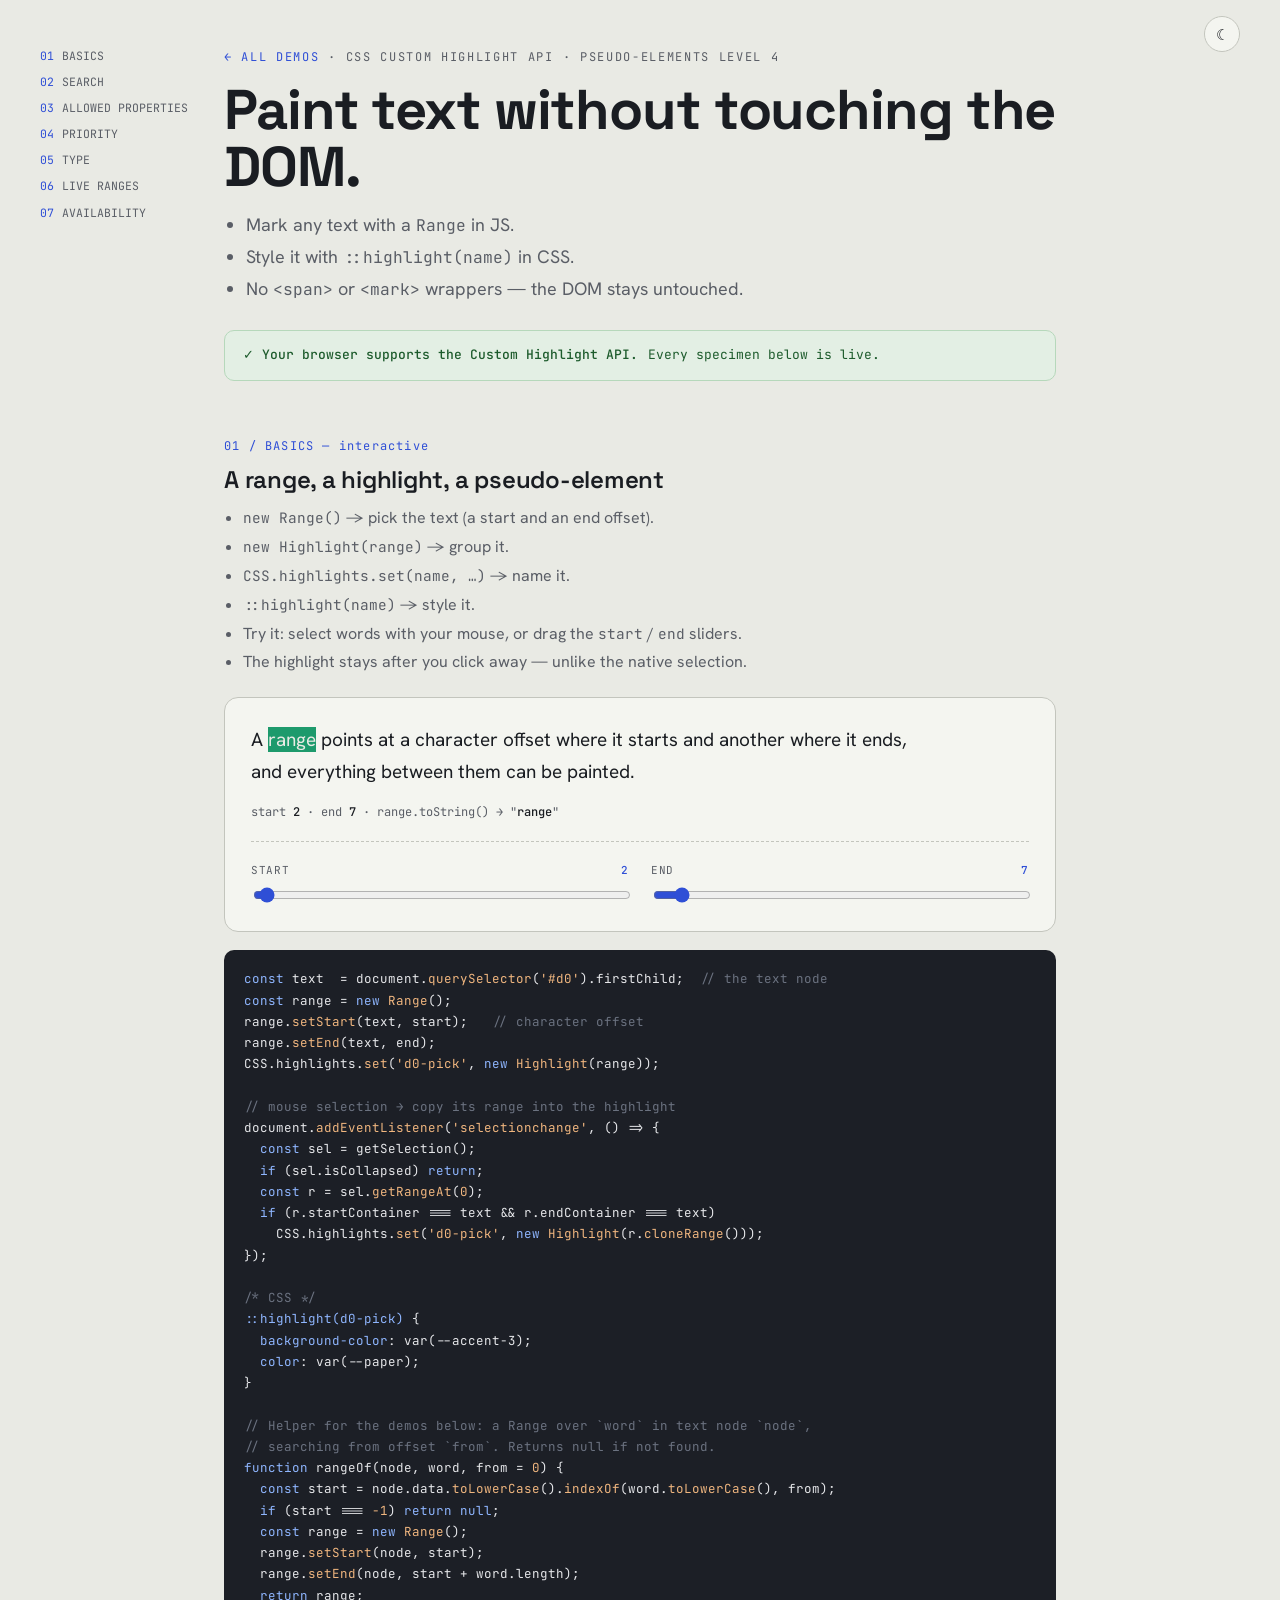
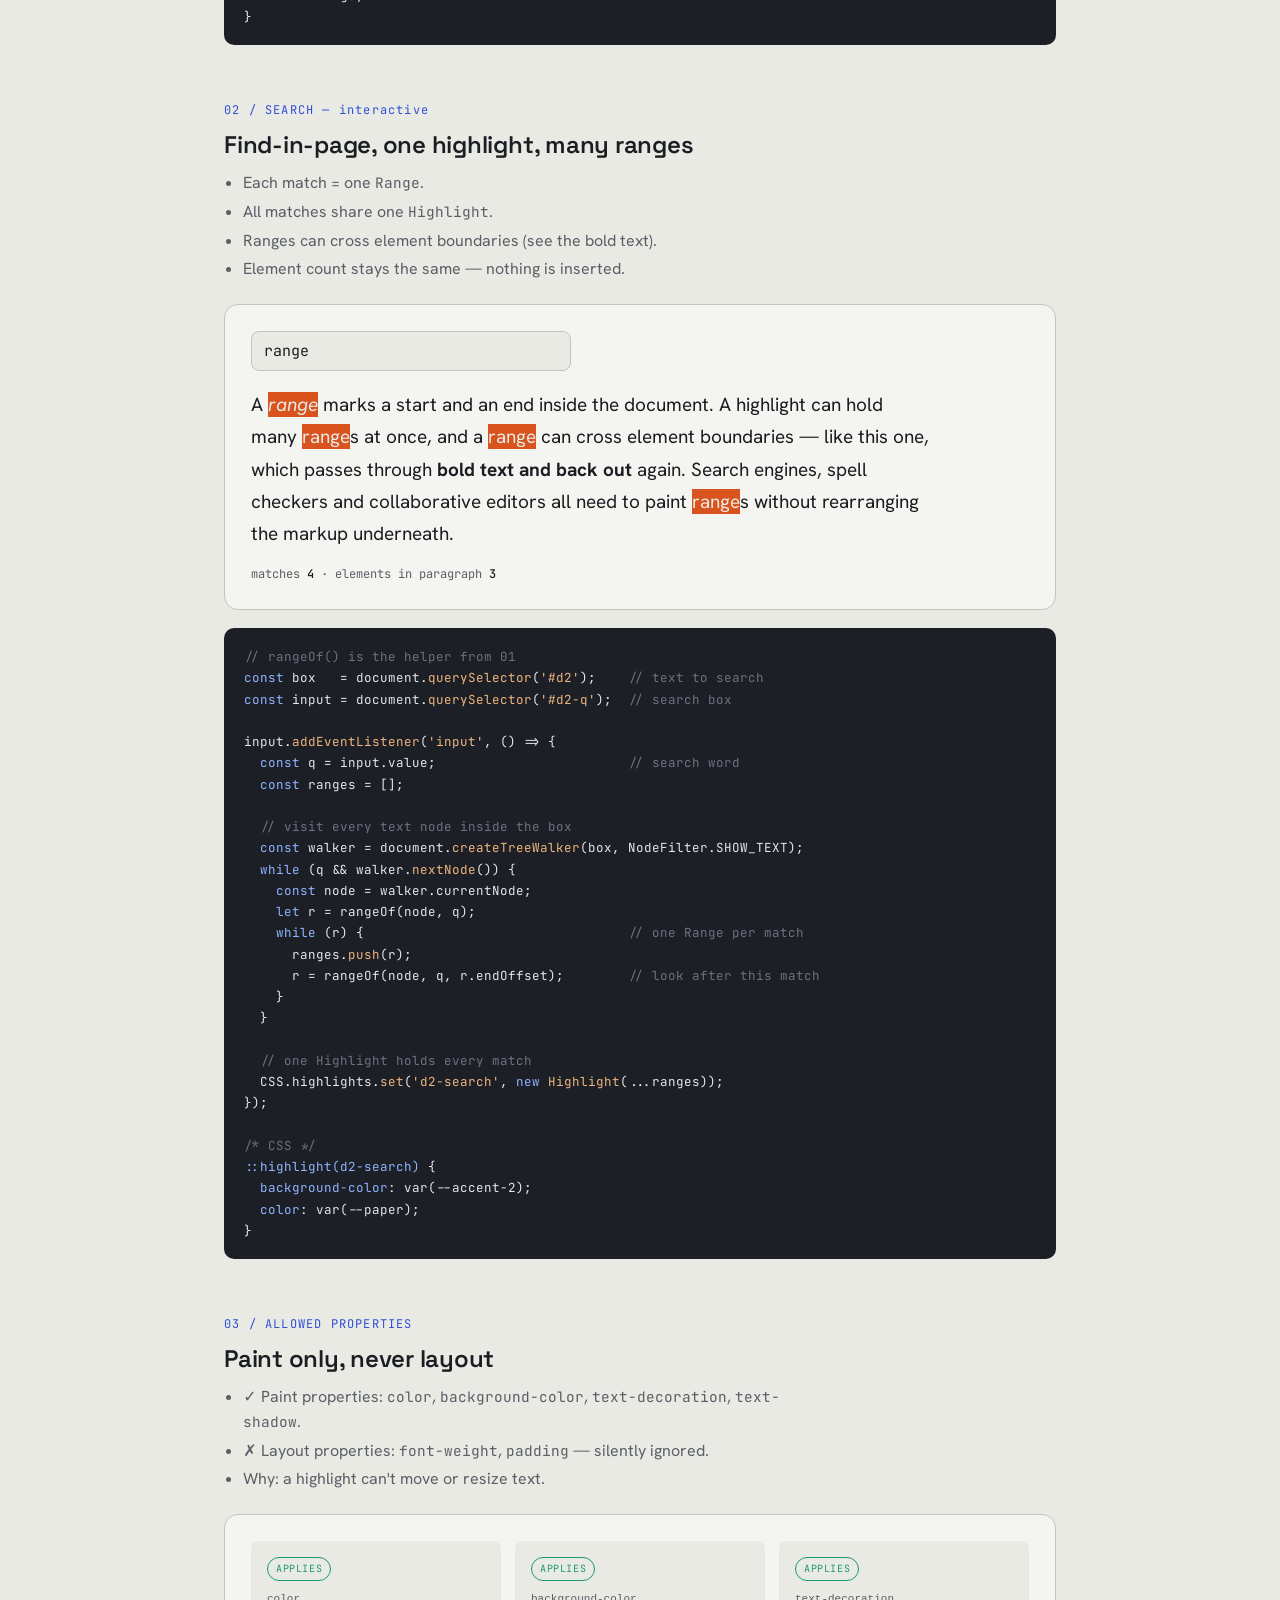
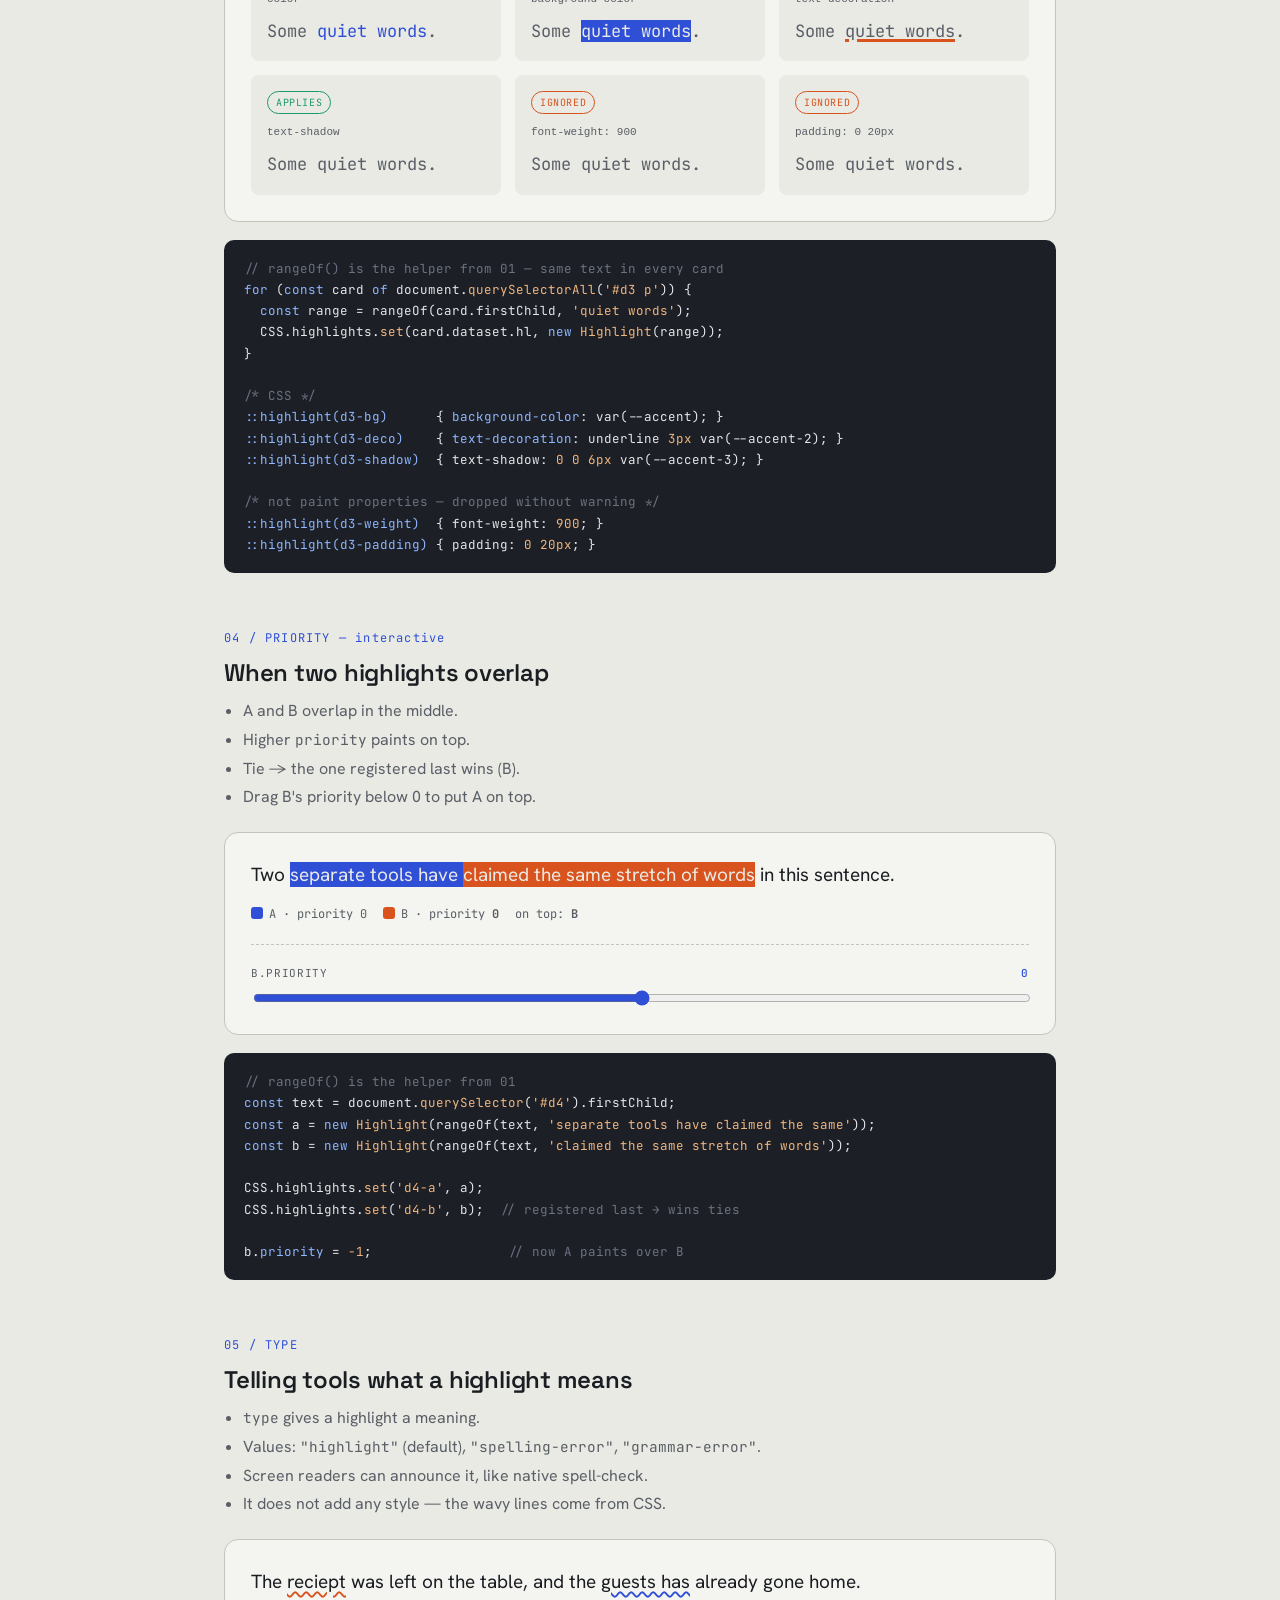
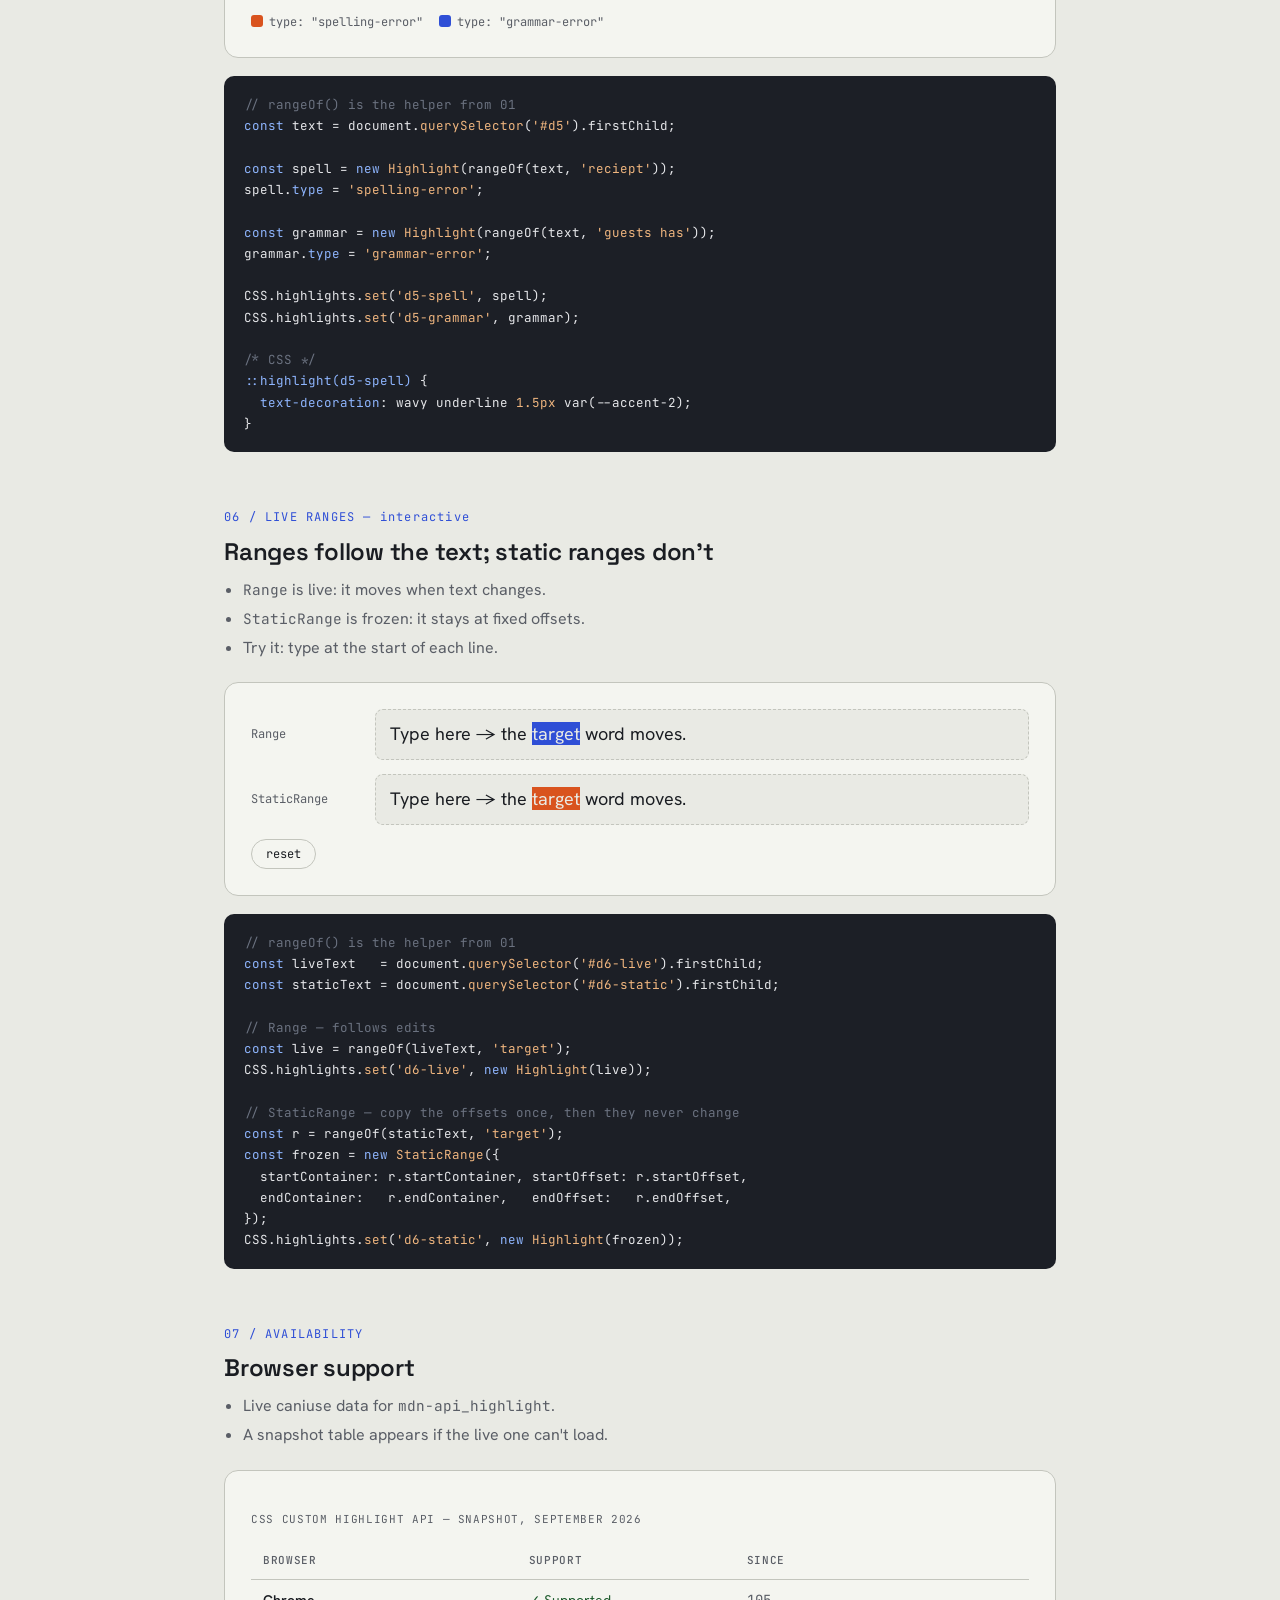
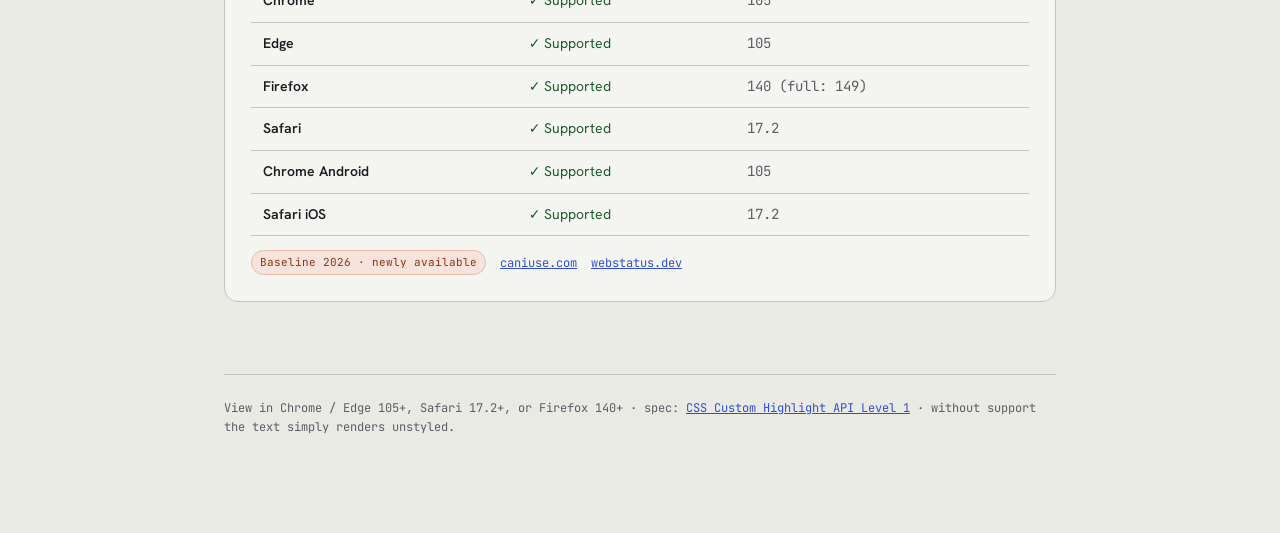
<file: custom-highlight.html>
<!DOCTYPE html>
<html lang="en">
<head>
<meta charset="UTF-8">
<meta name="viewport" content="width=device-width, initial-scale=1.0">
<title>CSS Custom Highlight API — specimen</title>
<link rel="preconnect" href="https://fonts.googleapis.com">
<link rel="preconnect" href="https://fonts.gstatic.com" crossorigin>
<link href="https://fonts.googleapis.com/css2?family=Space+Grotesk:wght@400;500;600;700&family=Hanken+Grotesk:wght@400;500;600&family=JetBrains+Mono:wght@400;500&display=swap" rel="stylesheet">
<link rel="stylesheet" href="styles.css">
<script>document.documentElement.dataset.theme = localStorage.theme || (matchMedia('(prefers-color-scheme: dark)').matches ? 'dark' : 'light');</script>
<script src="theme.js" defer></script>
<script src="toc.js" defer></script>
<style>
  /* Feature-specific CSS for this demo only — shared palette, typography,
     masthead, specimen scaffolding, controls, code blocks, and the caniuse
     widget all live in styles.css. */

  /* bullet-style lede / section descriptions */
  ul.lede, ul.desc { padding-left: 1.2em; }
  ul.lede li, ul.desc li { margin: 4px 0; }

  .demo-text {
    margin: 0;
    font-size: 19px;
    line-height: 1.7;
    max-width: 62ch;
  }
  .demo-meta {
    margin: 14px 0 0;
    font-family: "JetBrains Mono", monospace;
    font-size: 12px;
    color: var(--ink-soft);
  }
  .demo-meta b { color: var(--ink); font-weight: 500; }

  /* ===== DEMO 0 — pick a range ===== */
  ::highlight(d0-pick) {
    background-color: var(--accent-3);
    color: var(--paper);
  }

  /* ===== DEMO 2 — live search ===== */
  .demo-search {
    width: 100%;
    max-width: 320px;
    margin-bottom: 18px;
    padding: 9px 12px;
    font: 15px "JetBrains Mono", monospace;
    color: var(--ink);
    background: var(--paper);
    border: 1px solid var(--line);
    border-radius: 8px;
  }
  .demo-search:focus { outline: 2px solid var(--accent); outline-offset: 1px; }
  ::highlight(d2-search) {
    background-color: var(--accent-2);
    color: var(--paper);
  }

  /* ===== DEMO 3 — which properties apply ===== */
  .demo-3 {
    display: grid;
    grid-template-columns: repeat(auto-fit, minmax(220px, 1fr));
    gap: 14px;
  }
  .demo-3 .cell {
    display: flex;
    flex-direction: column;
    gap: 10px;
    align-items: flex-start;
    text-align: left;
    padding: 16px;
  }
  .demo-3 .cell p { margin: 0; font-size: 17px; line-height: 1.6; }
  .demo-3 code { font-size: 11px; }
  .demo-3 .tag {
    font-family: "JetBrains Mono", monospace;
    font-size: 10px;
    letter-spacing: 0.06em;
    text-transform: uppercase;
    padding: 3px 8px;
    border-radius: 999px;
    border: 1px solid currentColor;
  }
  .demo-3 .tag.ok { color: var(--accent-3); }
  .demo-3 .tag.no { color: var(--accent-2); }

  ::highlight(d3-color)      { color: var(--accent); }
  ::highlight(d3-bg)         { background-color: var(--accent); color: var(--paper); }
  ::highlight(d3-deco)       { text-decoration: underline 3px var(--accent-2); }
  ::highlight(d3-shadow)     { text-shadow: 0 0 6px var(--accent-3); }
  /* not in the allowed list — both are silently ignored */
  ::highlight(d3-weight)     { font-weight: 900; }
  ::highlight(d3-padding)    { padding: 0 20px; }

  /* ===== DEMO 4 — overlap & priority ===== */
  ::highlight(d4-a) { background-color: var(--accent);   color: var(--paper); }
  ::highlight(d4-b) { background-color: var(--accent-2); color: var(--paper); }
  .demo-legend {
    display: flex;
    flex-wrap: wrap;
    gap: 16px;
    margin-top: 14px;
    font-family: "JetBrains Mono", monospace;
    font-size: 12px;
    color: var(--ink-soft);
  }
  .demo-legend i {
    display: inline-block;
    width: 12px; height: 12px;
    margin-right: 6px;
    vertical-align: -1px;
    border-radius: 3px;
  }

  /* ===== DEMO 5 — type ===== */
  ::highlight(d5-spell) {
    text-decoration: wavy underline 1.5px var(--accent-2);
    text-underline-offset: 3px;
  }
  ::highlight(d5-grammar) {
    text-decoration: wavy underline 1.5px var(--accent);
    text-underline-offset: 3px;
  }

  /* ===== DEMO 6 — live vs static ranges ===== */
  .demo-6 {
    display: grid;
    gap: 14px;
  }
  .demo-6 .row {
    display: grid;
    grid-template-columns: 110px 1fr;
    gap: 14px;
    align-items: center;
  }
  .demo-6 .row > span {
    font-family: "JetBrains Mono", monospace;
    font-size: 12px;
    color: var(--ink-soft);
  }
  .demo-edit {
    padding: 10px 14px;
    font-size: 18px;
    line-height: 1.6;
    background: var(--paper);
    border: 1px dashed var(--line);
    border-radius: 8px;
  }
  .demo-edit:focus { outline: 2px solid var(--accent); outline-offset: 1px; }
  ::highlight(d6-live)   { background-color: var(--accent);   color: var(--paper); }
  ::highlight(d6-static) { background-color: var(--accent-2); color: var(--paper); }
  .demo-btn {
    justify-self: start;
    padding: 6px 14px;
    font: 12px "JetBrains Mono", monospace;
    color: var(--ink);
    background: var(--panel);
    border: 1px solid var(--line);
    border-radius: 999px;
    cursor: pointer;
  }
  .demo-btn:hover { border-color: var(--accent); }

  @media (max-width: 560px) {
    .demo-6 .row { grid-template-columns: 1fr; gap: 6px; }
  }
</style>
</head>
<body>
<div class="wrap">

  <header>
    <p class="eyebrow"><a href="index.html">← All demos</a> · CSS Custom Highlight API · Pseudo-Elements Level 4</p>
    <h1>Paint text without touching the DOM.</h1>
    <ul class="lede">
      <li>Mark any text with a <code>Range</code> in JS.</li>
      <li>Style it with <code>::highlight(name)</code> in CSS.</li>
      <li>No <code>&lt;span&gt;</code> or <code>&lt;mark&gt;</code> wrappers — the DOM stays untouched.</li>
    </ul>
    <div id="support" class="support"></div>
  </header>

  <!-- ============ 1 ============ -->
  <section>
    <p class="num">01 / BASICS — interactive</p>
    <h2>A range, a highlight, a pseudo-element</h2>
    <ul class="desc">
      <li><code>new Range()</code> → pick the text (a start and an end offset).</li>
      <li><code>new Highlight(range)</code> → group it.</li>
      <li><code>CSS.highlights.set(name, …)</code> → name it.</li>
      <li><code>::highlight(name)</code> → style it.</li>
      <li>Try it: select words with your mouse, or drag the <code>start</code> / <code>end</code> sliders.</li>
      <li>The highlight stays after you click away — unlike the native selection.</li>
    </ul>

    <div class="specimen">
      <p class="demo-text" id="d0">A range points at a character offset where it starts and another where it ends, and everything between them can be painted.</p>
      <p class="demo-meta">start <b id="d0-s-val">0</b> · end <b id="d0-e-val">0</b> · range.toString() → "<b id="d0-str"></b>"</p>

      <div class="controls">
        <div class="ctl">
          <label>start <b id="d0-s-lbl">0</b></label>
          <input type="range" id="d0-s" min="0" value="2">
        </div>
        <div class="ctl">
          <label>end <b id="d0-e-lbl">0</b></label>
          <input type="range" id="d0-e" min="0" value="7">
        </div>
      </div>
    </div>

<pre><span class="k">const</span> text  = document.<span class="v">querySelector</span>(<span class="v">'#d0'</span>).firstChild;  <span class="c">// the text node</span>
<span class="k">const</span> range = <span class="k">new</span> <span class="v">Range</span>();
range.<span class="v">setStart</span>(text, start);   <span class="c">// character offset</span>
range.<span class="v">setEnd</span>(text, end);
CSS.highlights.<span class="v">set</span>(<span class="v">'d0-pick'</span>, <span class="k">new</span> <span class="v">Highlight</span>(range));

<span class="c">// mouse selection → copy its range into the highlight</span>
document.<span class="v">addEventListener</span>(<span class="v">'selectionchange'</span>, () =&gt; {
  <span class="k">const</span> sel = getSelection();
  <span class="k">if</span> (sel.isCollapsed) <span class="k">return</span>;
  <span class="k">const</span> r = sel.<span class="v">getRangeAt</span>(<span class="v">0</span>);
  <span class="k">if</span> (r.startContainer === text &amp;&amp; r.endContainer === text)
    CSS.highlights.<span class="v">set</span>(<span class="v">'d0-pick'</span>, <span class="k">new</span> <span class="v">Highlight</span>(r.<span class="v">cloneRange</span>()));
});

<span class="c">/* CSS */</span>
<span class="k">::highlight(d0-pick)</span> {
  <span class="k">background-color</span>: var(--accent-3);
  <span class="k">color</span>: var(--paper);
}

<span class="c">// Helper for the demos below: a Range over `word` in text node `node`,</span>
<span class="c">// searching from offset `from`. Returns null if not found.</span>
<span class="k">function</span> rangeOf(node, word, from = <span class="v">0</span>) {
  <span class="k">const</span> start = node.data.<span class="v">toLowerCase</span>().<span class="v">indexOf</span>(word.<span class="v">toLowerCase</span>(), from);
  <span class="k">if</span> (start === <span class="v">-1</span>) <span class="k">return</span> <span class="k">null</span>;
  <span class="k">const</span> range = <span class="k">new</span> <span class="v">Range</span>();
  range.<span class="v">setStart</span>(node, start);
  range.<span class="v">setEnd</span>(node, start + word.length);
  <span class="k">return</span> range;
}</pre>
  </section>

  <!-- ============ 2 ============ -->
  <section>
    <p class="num">02 / SEARCH — interactive</p>
    <h2>Find-in-page, one highlight, many ranges</h2>
    <ul class="desc">
      <li>Each match = one <code>Range</code>.</li>
      <li>All matches share one <code>Highlight</code>.</li>
      <li>Ranges can cross element boundaries (see the bold text).</li>
      <li>Element count stays the same — nothing is inserted.</li>
    </ul>

    <div class="specimen">
      <input class="demo-search" id="d2-q" type="search" value="range" placeholder="search the text…" aria-label="Search text">
      <div id="d2">
        <p class="demo-text">
          A <em>range</em> marks a start and an end inside the document. A
          highlight can hold many ranges at once, and a range can cross element
          boundaries — like this one, which passes through <strong>bold text
          and back out</strong> again. Search engines, spell checkers and
          collaborative editors all need to paint ranges without rearranging
          the markup underneath.
        </p>
      </div>
      <p class="demo-meta">matches <b id="d2-count">0</b> · elements in paragraph <b id="d2-nodes">0</b></p>
    </div>

<pre><span class="c">// rangeOf() is the helper from 01</span>
<span class="k">const</span> box   = document.<span class="v">querySelector</span>(<span class="v">'#d2'</span>);    <span class="c">// text to search</span>
<span class="k">const</span> input = document.<span class="v">querySelector</span>(<span class="v">'#d2-q'</span>);  <span class="c">// search box</span>

input.<span class="v">addEventListener</span>(<span class="v">'input'</span>, () =&gt; {
  <span class="k">const</span> q = input.value;                        <span class="c">// search word</span>
  <span class="k">const</span> ranges = [];

  <span class="c">// visit every text node inside the box</span>
  <span class="k">const</span> walker = document.<span class="v">createTreeWalker</span>(box, NodeFilter.SHOW_TEXT);
  <span class="k">while</span> (q &amp;&amp; walker.<span class="v">nextNode</span>()) {
    <span class="k">const</span> node = walker.currentNode;
    <span class="k">let</span> r = rangeOf(node, q);
    <span class="k">while</span> (r) {                                 <span class="c">// one Range per match</span>
      ranges.<span class="v">push</span>(r);
      r = rangeOf(node, q, r.endOffset);        <span class="c">// look after this match</span>
    }
  }

  <span class="c">// one Highlight holds every match</span>
  CSS.highlights.<span class="v">set</span>(<span class="v">'d2-search'</span>, <span class="k">new</span> <span class="v">Highlight</span>(...ranges));
});

<span class="c">/* CSS */</span>
<span class="k">::highlight(d2-search)</span> {
  <span class="k">background-color</span>: var(--accent-2);
  <span class="k">color</span>: var(--paper);
}</pre>
  </section>

  <!-- ============ 3 ============ -->
  <section>
    <p class="num">03 / ALLOWED PROPERTIES</p>
    <h2>Paint only, never layout</h2>
    <ul class="desc">
      <li>✓ Paint properties: <code>color</code>, <code>background-color</code>, <code>text-decoration</code>, <code>text-shadow</code>.</li>
      <li>✗ Layout properties: <code>font-weight</code>, <code>padding</code> — silently ignored.</li>
      <li>Why: a highlight can't move or resize text.</li>
    </ul>

    <div class="specimen">
      <div class="demo-3" id="d3">
        <div class="cell"><span class="tag ok">applies</span><code>color</code><p data-hl="d3-color">Some quiet words.</p></div>
        <div class="cell"><span class="tag ok">applies</span><code>background-color</code><p data-hl="d3-bg">Some quiet words.</p></div>
        <div class="cell"><span class="tag ok">applies</span><code>text-decoration</code><p data-hl="d3-deco">Some quiet words.</p></div>
        <div class="cell"><span class="tag ok">applies</span><code>text-shadow</code><p data-hl="d3-shadow">Some quiet words.</p></div>
        <div class="cell"><span class="tag no">ignored</span><code>font-weight: 900</code><p data-hl="d3-weight">Some quiet words.</p></div>
        <div class="cell"><span class="tag no">ignored</span><code>padding: 0 20px</code><p data-hl="d3-padding">Some quiet words.</p></div>
      </div>
    </div>

<pre><span class="c">// rangeOf() is the helper from 01 — same text in every card</span>
<span class="k">for</span> (<span class="k">const</span> card <span class="k">of</span> document.<span class="v">querySelectorAll</span>(<span class="v">'#d3 p'</span>)) {
  <span class="k">const</span> range = rangeOf(card.firstChild, <span class="v">'quiet words'</span>);
  CSS.highlights.<span class="v">set</span>(card.dataset.hl, <span class="k">new</span> <span class="v">Highlight</span>(range));
}

<span class="c">/* CSS */</span>
<span class="k">::highlight(d3-bg)</span>      { <span class="k">background-color</span>: var(--accent); }
<span class="k">::highlight(d3-deco)</span>    { <span class="k">text-decoration</span>: underline <span class="v">3px</span> var(--accent-2); }
<span class="k">::highlight(d3-shadow)</span>  { text-shadow: <span class="v">0</span> <span class="v">0</span> <span class="v">6px</span> var(--accent-3); }

<span class="c">/* not paint properties — dropped without warning */</span>
<span class="k">::highlight(d3-weight)</span>  { font-weight: <span class="v">900</span>; }
<span class="k">::highlight(d3-padding)</span> { padding: <span class="v">0</span> <span class="v">20px</span>; }</pre>
  </section>

  <!-- ============ 4 ============ -->
  <section>
    <p class="num">04 / PRIORITY — interactive</p>
    <h2>When two highlights overlap</h2>
    <ul class="desc">
      <li>A and B overlap in the middle.</li>
      <li>Higher <code>priority</code> paints on top.</li>
      <li>Tie → the one registered last wins (B).</li>
      <li>Drag B's priority below 0 to put A on top.</li>
    </ul>

    <div class="specimen">
      <p class="demo-text" id="d4">
        Two separate tools have claimed the same stretch of words in this sentence.
      </p>
      <div class="demo-legend">
        <span><i style="background: var(--accent)"></i>A · priority 0</span>
        <span><i style="background: var(--accent-2)"></i>B · priority <b id="d4-b-val">0</b></span>
        <span>on top: <b id="d4-top">B</b></span>
      </div>

      <div class="controls">
        <div class="ctl">
          <label>B.priority <b id="d4-b-lbl">0</b></label>
          <input type="range" id="d4-b" min="-2" max="2" value="0">
        </div>
      </div>
    </div>

<pre><span class="c">// rangeOf() is the helper from 01</span>
<span class="k">const</span> text = document.<span class="v">querySelector</span>(<span class="v">'#d4'</span>).firstChild;
<span class="k">const</span> a = <span class="k">new</span> <span class="v">Highlight</span>(rangeOf(text, <span class="v">'separate tools have claimed the same'</span>));
<span class="k">const</span> b = <span class="k">new</span> <span class="v">Highlight</span>(rangeOf(text, <span class="v">'claimed the same stretch of words'</span>));

CSS.highlights.<span class="v">set</span>(<span class="v">'d4-a'</span>, a);
CSS.highlights.<span class="v">set</span>(<span class="v">'d4-b'</span>, b);  <span class="c">// registered last → wins ties</span>

b.<span class="k">priority</span> = <span class="v">-1</span>;                 <span class="c">// now A paints over B</span></pre>
  </section>

  <!-- ============ 5 ============ -->
  <section>
    <p class="num">05 / TYPE</p>
    <h2>Telling tools what a highlight means</h2>
    <ul class="desc">
      <li><code>type</code> gives a highlight a meaning.</li>
      <li>Values: <code>"highlight"</code> (default), <code>"spelling-error"</code>, <code>"grammar-error"</code>.</li>
      <li>Screen readers can announce it, like native spell-check.</li>
      <li>It does not add any style — the wavy lines come from CSS.</li>
    </ul>

    <div class="specimen">
      <p class="demo-text" id="d5">
        The reciept was left on the table, and the guests has already gone home.
      </p>
      <div class="demo-legend">
        <span><i style="background: var(--accent-2)"></i>type: "spelling-error"</span>
        <span><i style="background: var(--accent)"></i>type: "grammar-error"</span>
      </div>
    </div>

<pre><span class="c">// rangeOf() is the helper from 01</span>
<span class="k">const</span> text = document.<span class="v">querySelector</span>(<span class="v">'#d5'</span>).firstChild;

<span class="k">const</span> spell = <span class="k">new</span> <span class="v">Highlight</span>(rangeOf(text, <span class="v">'reciept'</span>));
spell.<span class="k">type</span> = <span class="v">'spelling-error'</span>;

<span class="k">const</span> grammar = <span class="k">new</span> <span class="v">Highlight</span>(rangeOf(text, <span class="v">'guests has'</span>));
grammar.<span class="k">type</span> = <span class="v">'grammar-error'</span>;

CSS.highlights.<span class="v">set</span>(<span class="v">'d5-spell'</span>, spell);
CSS.highlights.<span class="v">set</span>(<span class="v">'d5-grammar'</span>, grammar);

<span class="c">/* CSS */</span>
<span class="k">::highlight(d5-spell)</span> {
  <span class="k">text-decoration</span>: wavy underline <span class="v">1.5px</span> var(--accent-2);
}</pre>
  </section>

  <!-- ============ 6 ============ -->
  <section>
    <p class="num">06 / LIVE RANGES — interactive</p>
    <h2>Ranges follow the text; static ranges don't</h2>
    <ul class="desc">
      <li><code>Range</code> is live: it moves when text changes.</li>
      <li><code>StaticRange</code> is frozen: it stays at fixed offsets.</li>
      <li>Try it: type at the start of each line.</li>
    </ul>

    <div class="specimen">
      <div class="demo-6">
        <div class="row"><span>Range</span><div class="demo-edit" id="d6-live" contenteditable="true" spellcheck="false">Type here → the target word moves.</div></div>
        <div class="row"><span>StaticRange</span><div class="demo-edit" id="d6-static" contenteditable="true" spellcheck="false">Type here → the target word moves.</div></div>
        <button class="demo-btn" id="d6-reset" type="button">reset</button>
      </div>
    </div>

<pre><span class="c">// rangeOf() is the helper from 01</span>
<span class="k">const</span> liveText   = document.<span class="v">querySelector</span>(<span class="v">'#d6-live'</span>).firstChild;
<span class="k">const</span> staticText = document.<span class="v">querySelector</span>(<span class="v">'#d6-static'</span>).firstChild;

<span class="c">// Range — follows edits</span>
<span class="k">const</span> live = rangeOf(liveText, <span class="v">'target'</span>);
CSS.highlights.<span class="v">set</span>(<span class="v">'d6-live'</span>, <span class="k">new</span> <span class="v">Highlight</span>(live));

<span class="c">// StaticRange — copy the offsets once, then they never change</span>
<span class="k">const</span> r = rangeOf(staticText, <span class="v">'target'</span>);
<span class="k">const</span> frozen = <span class="k">new</span> <span class="v">StaticRange</span>({
  startContainer: r.startContainer, startOffset: r.startOffset,
  endContainer:   r.endContainer,   endOffset:   r.endOffset,
});
CSS.highlights.<span class="v">set</span>(<span class="v">'d6-static'</span>, <span class="k">new</span> <span class="v">Highlight</span>(frozen));</pre>
  </section>

  <!-- ============ support (always last) ============ -->
  <section id="support-section">
    <p class="num">07 / AVAILABILITY</p>
    <h2>Browser support</h2>
    <ul class="desc">
      <li>Live caniuse data for <code>mdn-api_highlight</code>.</li>
      <li>A snapshot table appears if the live one can't load.</li>
    </ul>

    <div class="specimen">
      <!-- caniuse live widget (rendered in the visitor's browser).
           data-theme is set at load by loadCaniuse() below, matching the
           page's current light/dark theme — don't hardcode it here. -->
      <p class="ciu-embed"
         data-feature="mdn-api_highlight"
         data-past="2" data-future="1"></p>

      <!-- static fallback, revealed only if the live embed doesn't render -->
      <div id="ciu-fallback" hidden>
        <table class="support-table">
          <caption>CSS Custom Highlight API — snapshot, September 2026</caption>
          <thead>
            <tr><th>Browser</th><th>Support</th><th>Since</th></tr>
          </thead>
          <tbody>
            <tr><td>Chrome</td>        <td class="yes">✓ Supported</td> <td class="since">105</td></tr>
            <tr><td>Edge</td>          <td class="yes">✓ Supported</td> <td class="since">105</td></tr>
            <tr><td>Firefox</td>       <td class="yes">✓ Supported</td> <td class="since">140 (full: 149)</td></tr>
            <tr><td>Safari</td>        <td class="yes">✓ Supported</td> <td class="since">17.2</td></tr>
            <tr><td>Chrome Android</td><td class="yes">✓ Supported</td> <td class="since">105</td></tr>
            <tr><td>Safari iOS</td>    <td class="yes">✓ Supported</td> <td class="since">17.2</td></tr>
          </tbody>
        </table>
      </div>

      <p class="ciu-note">
        <span class="badge">Baseline 2026 · newly available</span>
        <a href="https://caniuse.com/mdn-api_highlight">caniuse.com</a>
        <a href="https://webstatus.dev/features/highlight">webstatus.dev</a>
      </p>
    </div>
  </section>

  <footer>
    View in Chrome / Edge 105+, Safari 17.2+, or Firefox 140+ · spec:
    <a href="https://drafts.csswg.org/css-highlight-api-1/">CSS Custom Highlight API Level 1</a> ·
    without support the text simply renders unstyled.
  </footer>

</div>

<script>
  // ---- browser-support detection ----
  const banner = document.getElementById('support');
  const supported = 'highlights' in CSS && CSS.supports('selector(::highlight(x))');
  if (supported) {
    banner.className = 'support ok';
    banner.innerHTML = '<b>✓ Your browser supports the Custom Highlight API.</b> Every specimen below is live.';
  } else {
    banner.className = 'support no';
    banner.innerHTML = '<b>✗ This browser does not support the Custom Highlight API.</b> The text renders, but no highlights will paint.';
  }

  // ---- small helpers ----
  // Range over `word` in text node `node`, searching from offset `from`
  // (case-insensitive). Returns null if not found.
  const rangeOf = (node, word, from = 0) => {
    const i = node.data.toLowerCase().indexOf(word.toLowerCase(), from);
    if (i === -1) return null;
    const r = new Range();
    r.setStart(node, i);
    r.setEnd(node, i + word.length);
    return r;
  };
  const register = (name, ...ranges) => {
    const h = new Highlight(...ranges);
    CSS.highlights.set(name, h);
    return h;
  };
  // All text nodes under `root`, in document order.
  const textNodes = root => {
    const walker = document.createTreeWalker(root, NodeFilter.SHOW_TEXT);
    const out = [];
    while (walker.nextNode()) out.push(walker.currentNode);
    return out;
  };

  if (supported) {
    // ---- demo 0 ----
    const d0Text = document.getElementById('d0').firstChild;
    const d0s = document.getElementById('d0-s');
    const d0e = document.getElementById('d0-e');
    d0s.max = d0e.max = d0Text.length;
    const d0Show = (start, end) => {
      const r = new Range();
      r.setStart(d0Text, start);
      r.setEnd(d0Text, end);
      register('d0-pick', r);
      d0s.value = start;
      d0e.value = end;
      for (const [id, v] of [['d0-s-val', start], ['d0-s-lbl', start], ['d0-e-val', end], ['d0-e-lbl', end]]) {
        document.getElementById(id).textContent = v;
      }
      document.getElementById('d0-str').textContent = r.toString();
    };
    const d0Slide = () => {
      getSelection().removeAllRanges();  // drop the mouse selection so only the highlight shows
      const a = Number(d0s.value), b = Number(d0e.value);
      d0Show(Math.min(a, b), Math.max(a, b));
    };
    d0s.addEventListener('input', d0Slide);
    d0e.addEventListener('input', d0Slide);
    document.addEventListener('selectionchange', () => {
      const sel = getSelection();
      if (sel.isCollapsed || !sel.rangeCount) return;
      const r = sel.getRangeAt(0);
      if (r.startContainer === d0Text && r.endContainer === d0Text) d0Show(r.startOffset, r.endOffset);
    });
    d0Slide();

    // ---- demo 2 ----
    const d2 = document.getElementById('d2');
    const d2q = document.getElementById('d2-q');
    const d2Search = () => {
      const q = d2q.value.trim();
      const ranges = [];
      if (q) {
        for (const node of textNodes(d2)) {
          let r = rangeOf(node, q);
          while (r) {
            ranges.push(r);
            r = rangeOf(node, q, r.endOffset);
          }
        }
      }
      register('d2-search', ...ranges);
      document.getElementById('d2-count').textContent = ranges.length;
      document.getElementById('d2-nodes').textContent = d2.querySelectorAll('*').length;
    };
    d2q.addEventListener('input', d2Search);
    d2Search();

    // ---- demo 3 ----
    document.querySelectorAll('#d3 [data-hl]').forEach(p => {
      register(p.dataset.hl, rangeOf(p.firstChild, 'quiet words'));
    });

    // ---- demo 4 ----
    const d4Text = document.getElementById('d4').firstChild;
    register('d4-a', rangeOf(d4Text, 'separate tools have claimed the same'));
    const d4b = register('d4-b', rangeOf(d4Text, 'claimed the same stretch of words'));
    const d4r = document.getElementById('d4-b');
    const d4Apply = () => {
      const p = Number(d4r.value);
      d4b.priority = p;
      document.getElementById('d4-b-lbl').textContent = p;
      document.getElementById('d4-b-val').textContent = p;
      // tie → later-registered (B) wins
      document.getElementById('d4-top').textContent = p >= 0 ? 'B' : 'A';
    };
    d4r.addEventListener('input', d4Apply);
    d4Apply();

    // ---- demo 5 ----
    const d5Text = document.getElementById('d5').firstChild;
    register('d5-spell', rangeOf(d5Text, 'reciept')).type = 'spelling-error';
    register('d5-grammar', rangeOf(d5Text, 'guests has')).type = 'grammar-error';

    // ---- demo 6 ----
    const d6Live = document.getElementById('d6-live');
    const d6Static = document.getElementById('d6-static');
    const d6Initial = d6Live.textContent;
    const d6Setup = () => {
      d6Live.textContent = d6Initial;
      d6Static.textContent = d6Initial;
      register('d6-live', rangeOf(d6Live.firstChild, 'target'));
      const r = rangeOf(d6Static.firstChild, 'target');
      register('d6-static', new StaticRange({
        startContainer: r.startContainer, startOffset: r.startOffset,
        endContainer: r.endContainer, endOffset: r.endOffset,
      }));
    };
    document.getElementById('d6-reset').addEventListener('click', d6Setup);
    d6Setup();
  }

  // ---- caniuse widget + graceful fallback ----
  // pengzhanbo's embed pulls caniuse + MDN + web-features data and renders an
  // iframe. If it doesn't render (network blocked, feature slug not found,
  // etc.) after a grace period, the snapshot table is revealed instead.
  (function loadCaniuse() {
    // ponytail: theme is read once at load, not re-synced on manual toggle —
    // the embed doesn't re-render for an attribute change after mount.
    document.querySelector('.ciu-embed').dataset.theme = document.documentElement.dataset.theme;
    const s = document.createElement('script');
    s.type = 'module';
    s.src = 'https://caniuse-embed.vercel.app/embed.js';
    s.onerror = revealFallback;
    document.body.appendChild(s);

    function revealFallback() {
      document.getElementById('ciu-fallback').hidden = false;
    }
    setTimeout(() => {
      const rendered = document.querySelector('.ciu-embed iframe');
      if (!rendered) revealFallback();
    }, 3500);
  })();
</script>
</body>
</html>
</file>
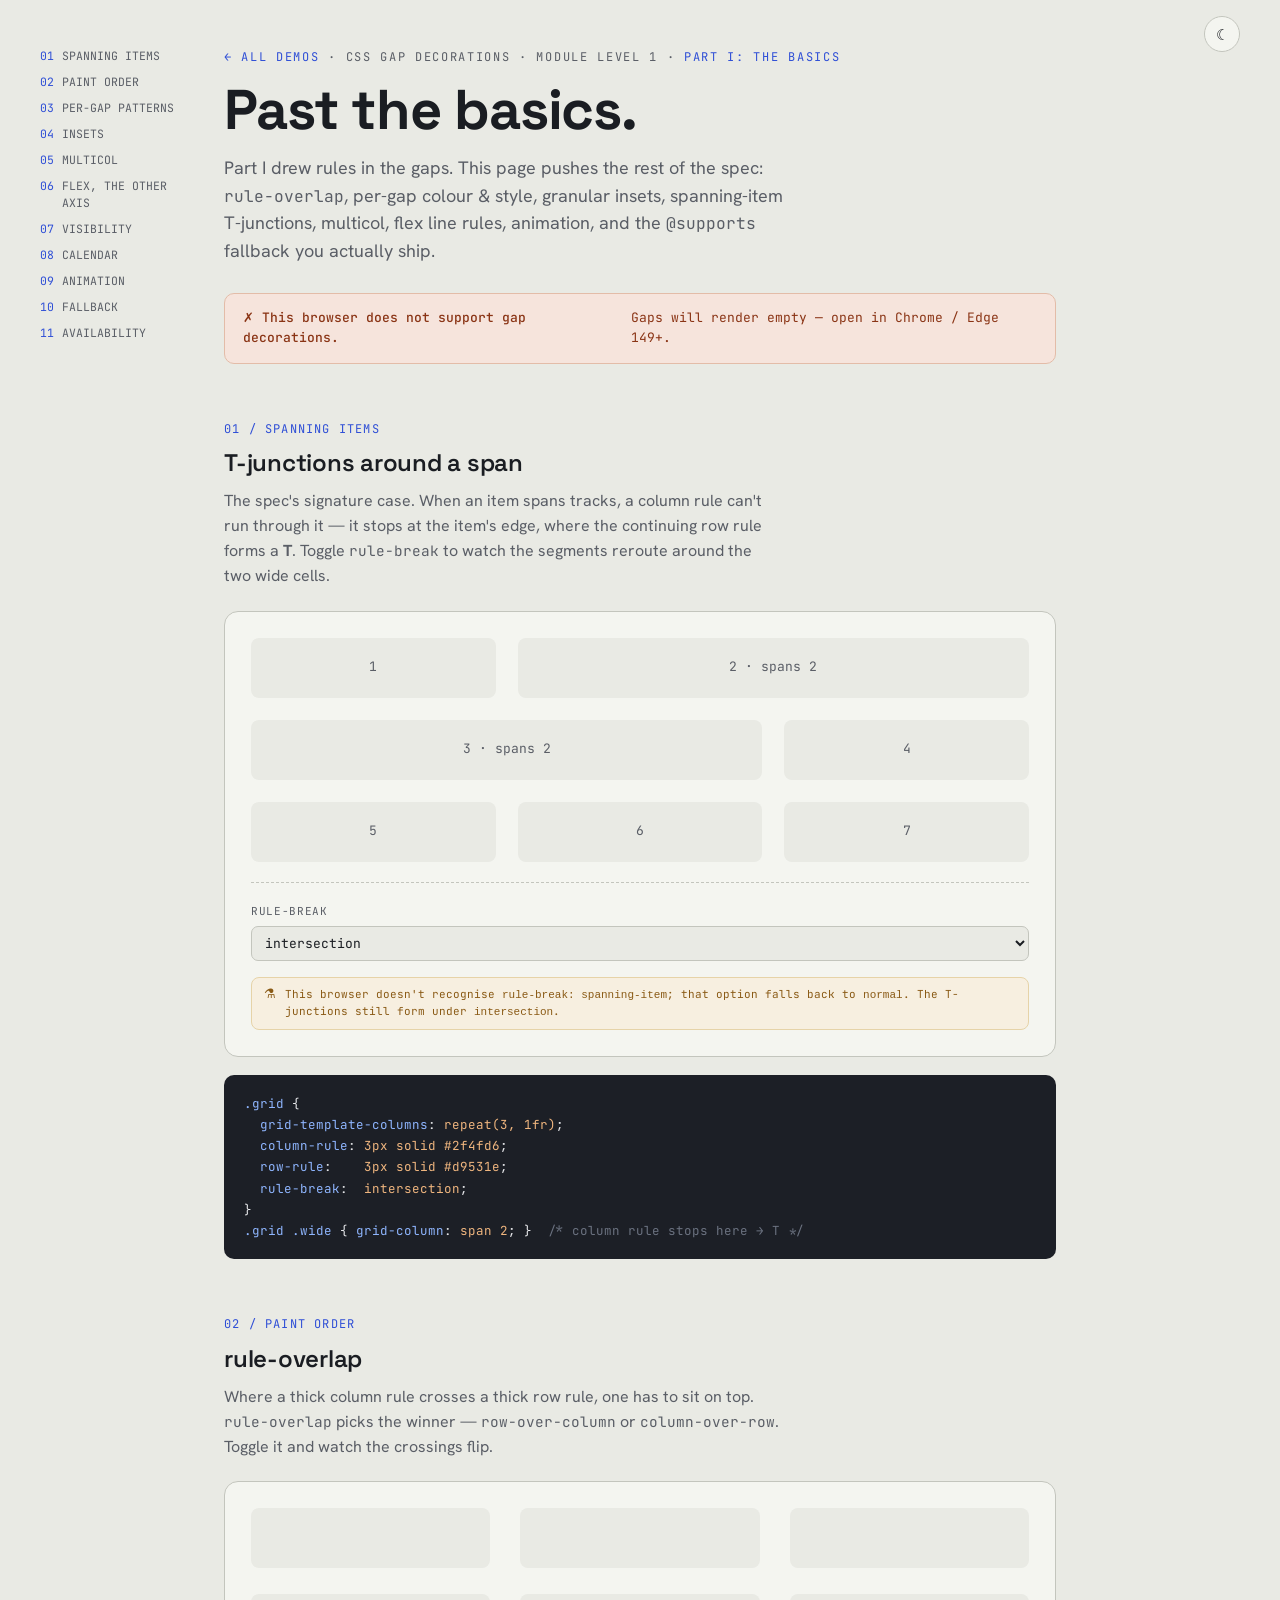
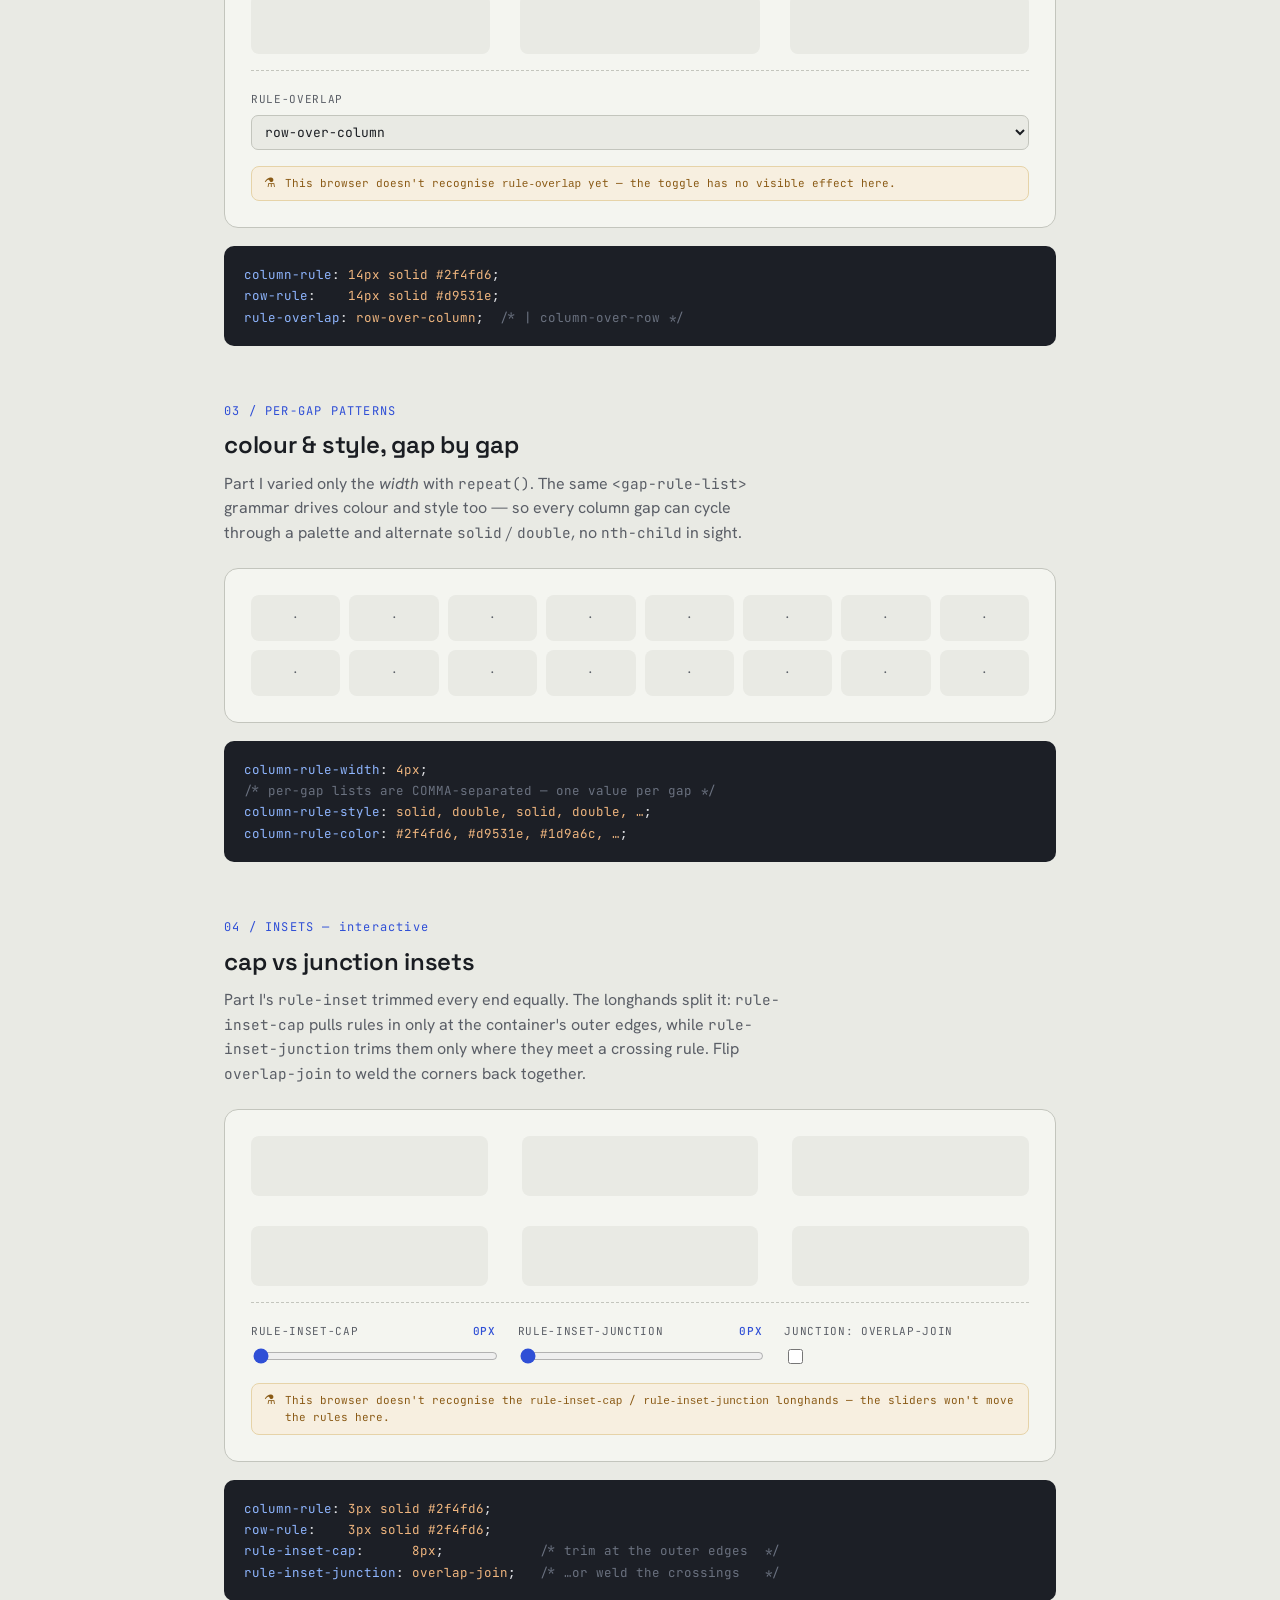
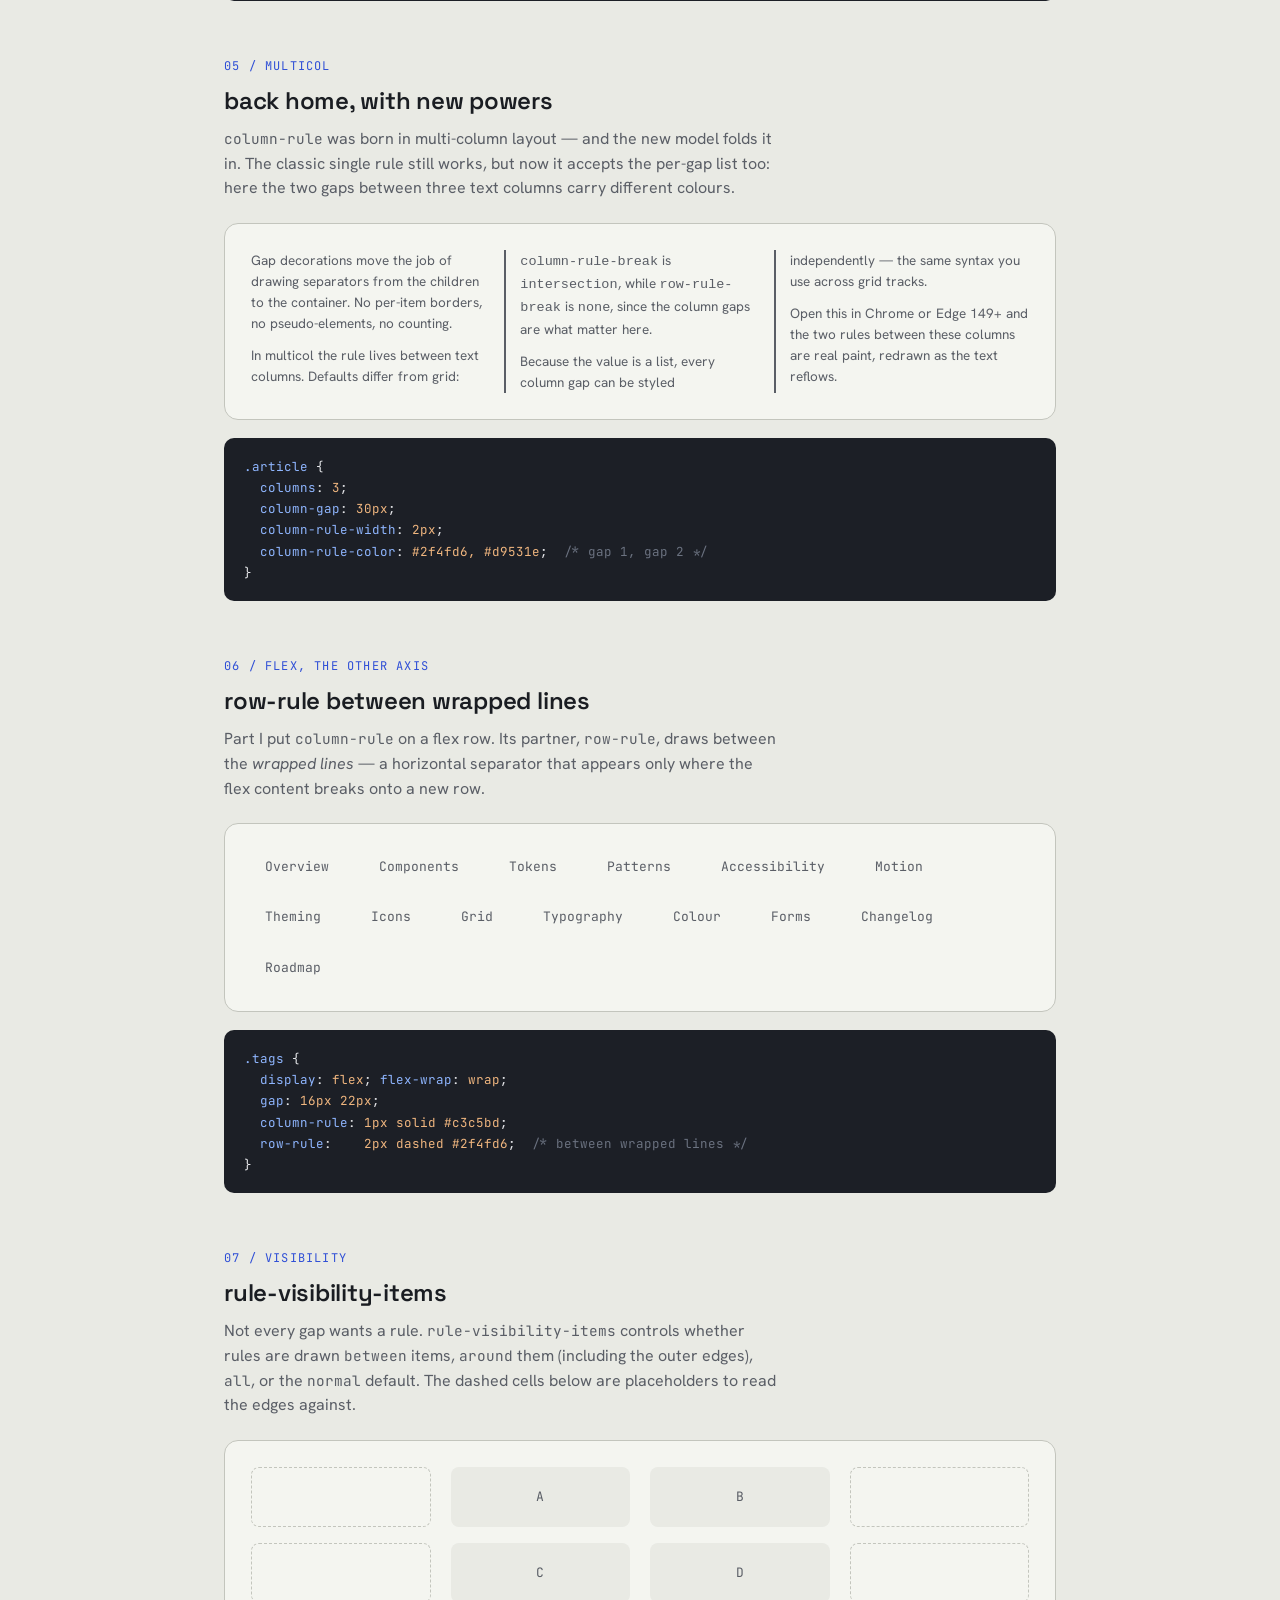
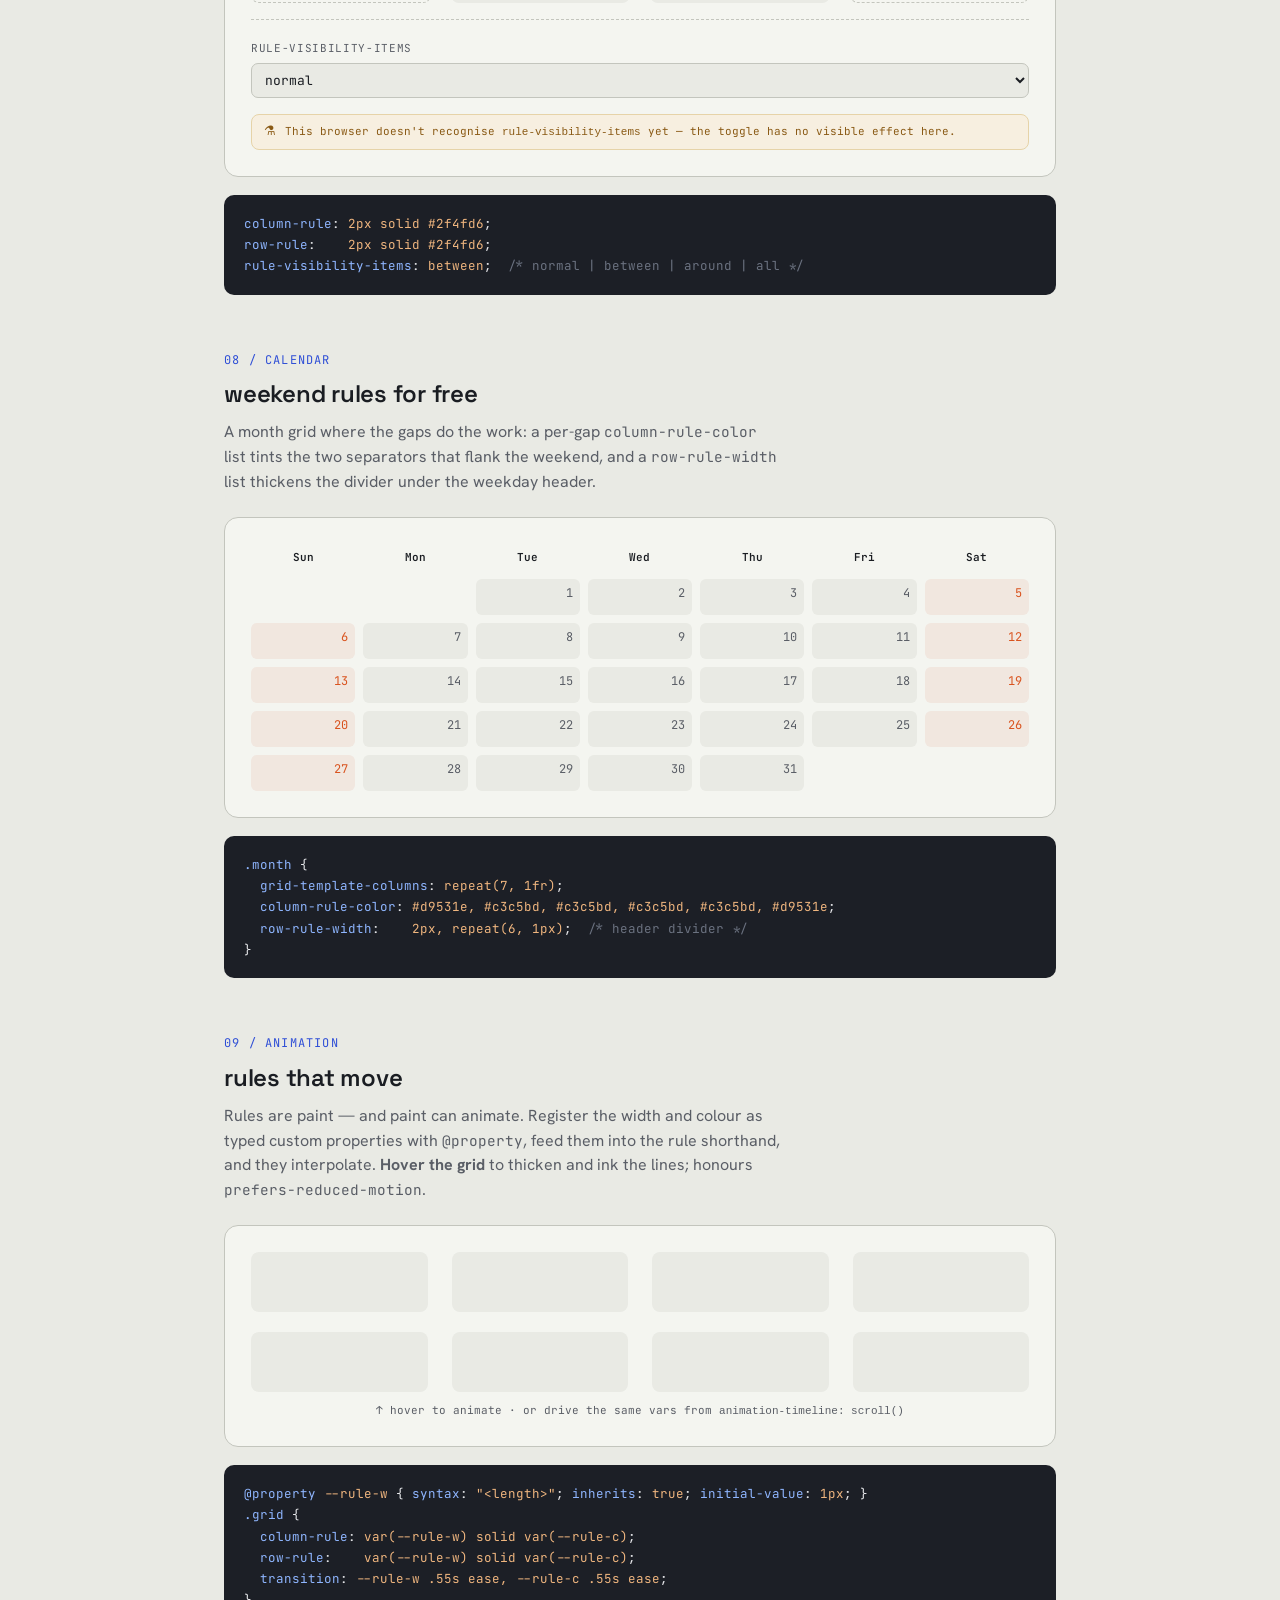
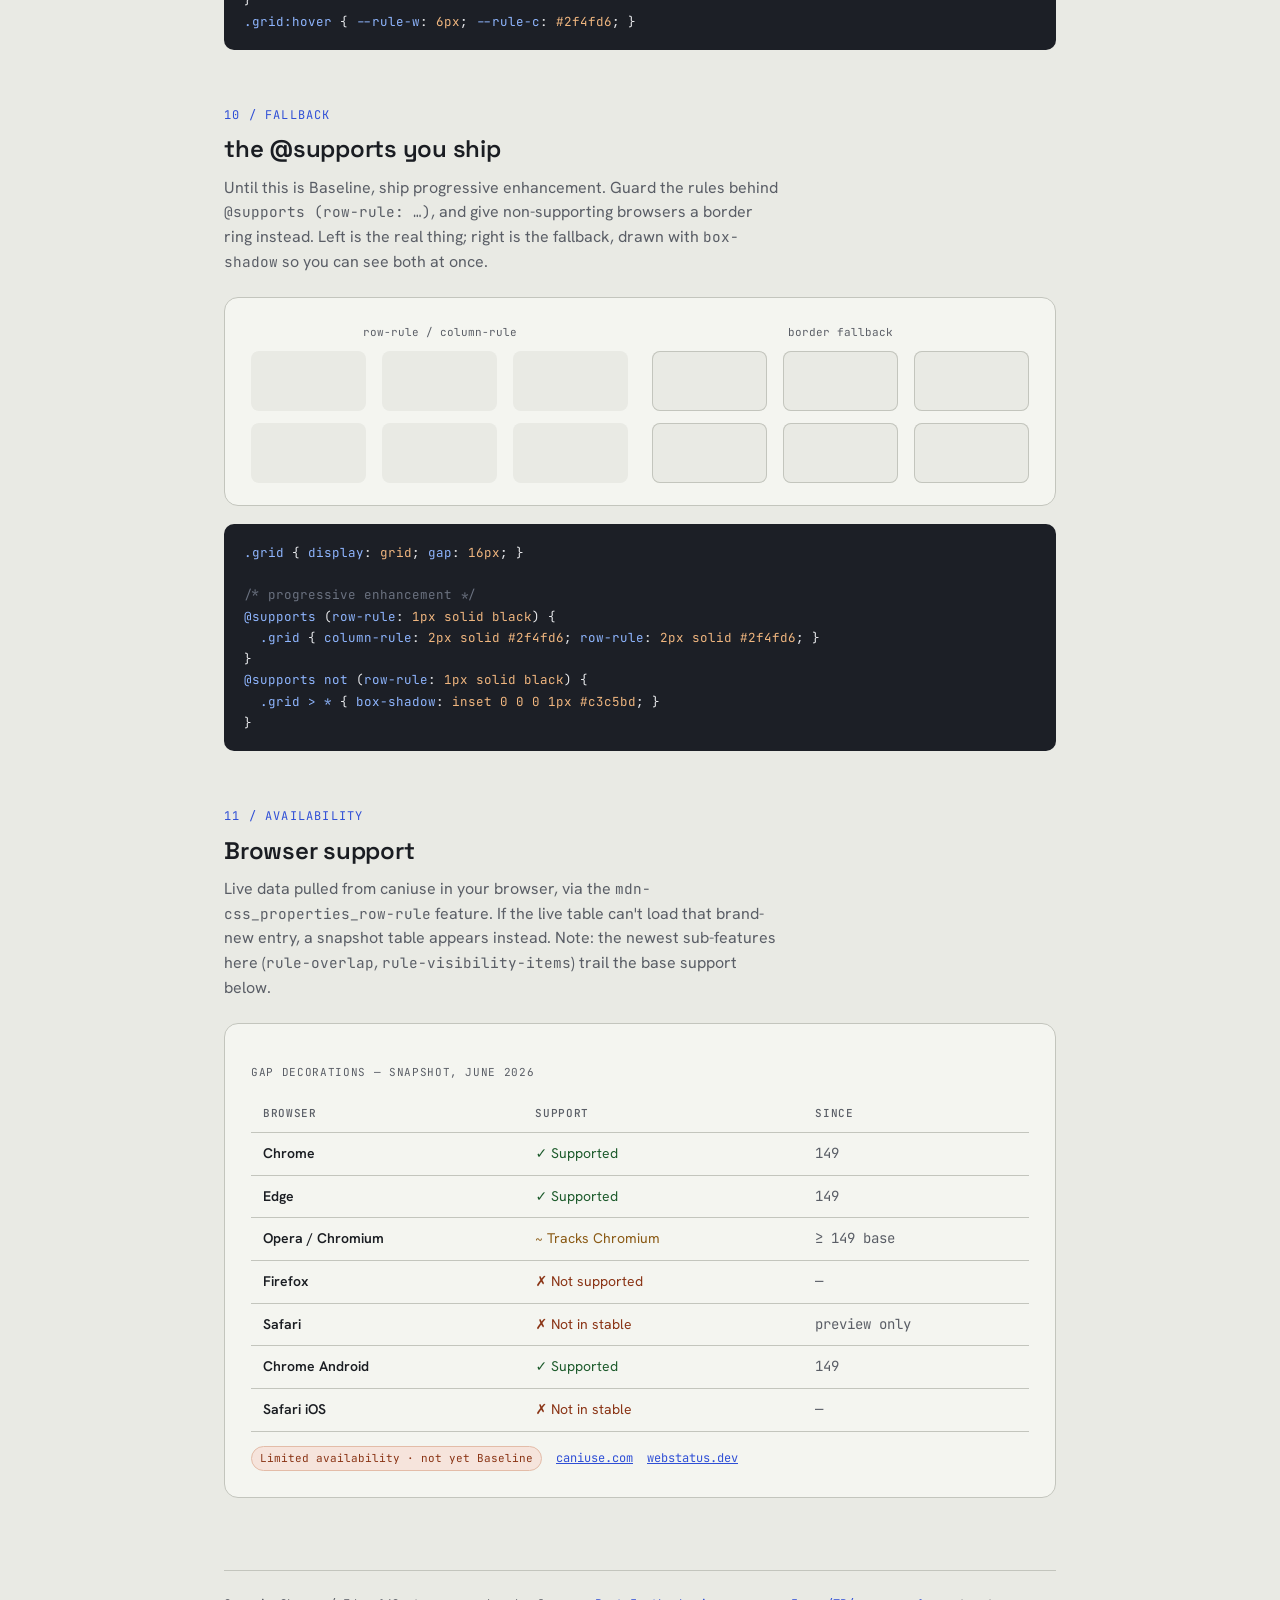
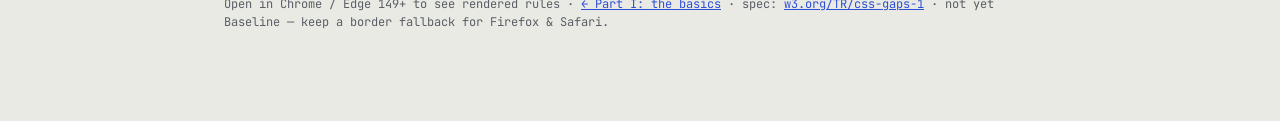
<file: gap-decorations-advanced.html>
<!DOCTYPE html>
<html lang="en">
<head>
<meta charset="UTF-8">
<meta name="viewport" content="width=device-width, initial-scale=1.0">
<title>CSS Gap Decorations II — spanning, paint order, patterns</title>
<link rel="preconnect" href="https://fonts.googleapis.com">
<link rel="preconnect" href="https://fonts.gstatic.com" crossorigin>
<link href="https://fonts.googleapis.com/css2?family=Space+Grotesk:wght@400;500;600;700&family=Hanken+Grotesk:wght@400;500;600&family=JetBrains+Mono:wght@400;500&display=swap" rel="stylesheet">
<link rel="stylesheet" href="styles.css">
<script>document.documentElement.dataset.theme = localStorage.theme || (matchMedia('(prefers-color-scheme: dark)').matches ? 'dark' : 'light');</script>
<script src="theme.js" defer></script>
<script src="toc.js" defer></script>
<style>
  /* Feature-specific CSS for this demo only — shared palette, typography,
     masthead, specimen scaffolding, controls, code blocks, and the caniuse
     widget all live in styles.css. */

  /* ===== 01 — spanning items / T-junctions ===== */
  .demo-span {
    display: grid; grid-template-columns: repeat(3, 1fr);
    grid-auto-rows: 60px; gap: 22px;
    column-rule: 3px solid var(--accent);
    row-rule:    3px solid var(--accent-2);
    rule-break: var(--span-break, intersection);
  }
  .demo-span .wide { grid-column: span 2; }

  /* ===== 02 — rule-overlap (paint order) ===== */
  .demo-overlap {
    display: grid; grid-template-columns: repeat(3, 1fr);
    grid-template-rows: repeat(2, 56px); gap: 30px;
    column-rule: 14px solid var(--accent);
    row-rule:    14px solid var(--accent-2);
    rule-overlap: var(--overlap, row-over-column);
  }

  /* ===== 03 — per-gap colour & style ===== */
  .demo-pattern2 {
    display: grid; grid-template-columns: repeat(8, 1fr);
    grid-template-rows: repeat(2, 46px); gap: 9px;
    column-rule-width: 4px;
    /* per-gap lists are COMMA-separated — one value per column gap (7 gaps) */
    column-rule-style: solid, double, solid, double, solid, double, solid;
    column-rule-color: var(--accent), var(--accent-2), var(--accent-3),
                       var(--accent), var(--accent-2), var(--accent-3), var(--accent);
    row-rule: 2px solid var(--line);
  }
  .demo-pattern2 .cell { min-height: auto; font-size: 11px; }

  /* ===== 04 — granular insets + overlap-join ===== */
  .demo-inset2 {
    display: grid; grid-template-columns: repeat(3, 1fr);
    grid-template-rows: repeat(2, 56px); gap: 34px;
    column-rule: 3px solid var(--accent);
    row-rule:    3px solid var(--accent);
    rule-inset-cap:      var(--cap, 0px);
    rule-inset-junction: var(--junction-mode, var(--junction, 0px));
  }

  /* ===== 05 — multi-column ===== */
  .demo-multicol {
    columns: 3; column-gap: 30px; font-size: 13.5px; color: var(--ink-soft);
    column-rule-style: solid; column-rule-width: 2px;
    /* per-gap colour now works on multicol too — the two gaps differ */
    column-rule-color: var(--accent), var(--accent-2);
  }
  .demo-multicol p { margin: 0 0 11px; }
  .demo-multicol p:last-child { margin-bottom: 0; }

  /* ===== 06 — row-rule on a wrapping flex ===== */
  .demo-flexrow {
    display: flex; flex-wrap: wrap; gap: 16px 22px;
    column-rule: 1px solid var(--line);
    row-rule:    2px dashed var(--accent);
  }
  .demo-flexrow .cell { padding: 7px 14px; min-height: auto; background: transparent; }

  /* ===== 07 — rule-visibility-items ===== */
  .demo-vis {
    display: grid; grid-template-columns: repeat(4, 1fr);
    grid-template-rows: repeat(2, 56px); gap: 20px;
    column-rule: 2px solid var(--accent);
    row-rule:    2px solid var(--accent);
    rule-visibility-items: var(--vis, normal);
  }
  .demo-vis .ghost { background: transparent; border: 1px dashed var(--line); color: var(--line); }

  /* ===== 08 — calendar ===== */
  .demo-cal {
    display: grid; grid-template-columns: repeat(7, 1fr); gap: 8px;
    column-rule-style: solid; column-rule-width: 1px;
    /* accent the gaps that flank the weekend (after Sun, before Sat) */
    column-rule-color: var(--accent-2), var(--line), var(--line), var(--line), var(--line), var(--accent-2);
    row-rule-style: solid; row-rule-color: var(--line);
    row-rule-width: 2px, repeat(6, 1px);   /* divider under the weekday header */
  }
  .cal-cell {
    min-height: 36px; display: flex; align-items: flex-start; justify-content: flex-end;
    padding: 5px 7px; font-family: "JetBrains Mono", monospace; font-size: 12px;
    color: var(--ink-soft); background: var(--paper); border-radius: 6px;
  }
  .cal-h {
    justify-content: center; align-items: center; min-height: 22px;
    color: var(--ink); font-weight: 600; background: transparent;
    font-family: "JetBrains Mono", monospace; font-size: 11px;
  }
  .cal-cell.wknd  { background: #f1e7df; color: var(--accent-2); }
  .cal-cell.blank { background: transparent; }

  /* ===== 09 — animated rules ===== */
  @property --arule-w { syntax: "<length>"; inherits: true; initial-value: 1px; }
  @property --arule-c { syntax: "<color>";  inherits: true; initial-value: #c3c5bd; }
  .demo-anim {
    display: grid; grid-template-columns: repeat(4, 1fr);
    grid-template-rows: repeat(2, 56px); gap: 24px;
    --arule-w: 1px; --arule-c: var(--line);
    column-rule: var(--arule-w) solid var(--arule-c);
    row-rule:    var(--arule-w) solid var(--arule-c);
    transition: --arule-w .55s ease, --arule-c .55s ease;
  }
  .demo-anim:hover { --arule-w: 6px; --arule-c: var(--accent); }
  .demo-hint {
    font-family: "JetBrains Mono", monospace; font-size: 11px;
    color: var(--ink-soft); margin: 14px 0 0; text-align: center;
  }
  @media (prefers-reduced-motion: reduce) { .demo-anim { transition: none; } }

  /* ===== 10 — @supports fallback ===== */
  .pe-row { display: grid; grid-template-columns: 1fr 1fr; gap: 24px; }
  @media (max-width: 560px) { .pe-row { grid-template-columns: 1fr; } }
  .pe-cap {
    font-family: "JetBrains Mono", monospace; font-size: 11px;
    color: var(--ink-soft); margin: 0 0 10px; text-align: center;
  }
  .pe-grid {
    display: grid; grid-template-columns: repeat(3, 1fr);
    grid-template-rows: repeat(2, 56px); gap: 16px;
  }
  .pe-grid.live    { column-rule: 2px solid var(--accent); row-rule: 2px solid var(--accent); }
  .pe-grid.fallback .cell { box-shadow: inset 0 0 0 1px var(--line); }
</style>
</head>
<body>
<div class="wrap">

  <header>
    <p class="eyebrow"><a href="index.html">← All demos</a> · CSS Gap Decorations · Module Level 1 · <a href="gap-decorations.html">Part I: the basics</a></p>
    <h1>Past the basics.</h1>
    <p class="lede">
      Part I drew rules in the gaps. This page pushes the rest of the spec:
      <code>rule-overlap</code>, per-gap colour &amp; style, granular insets,
      spanning-item T-junctions, multicol, flex line rules, animation,
      and the <code>@supports</code> fallback you actually ship.
    </p>
    <div id="support" class="support"></div>
  </header>

  <!-- ============ 01 ============ -->
  <section>
    <p class="num">01 / SPANNING ITEMS</p>
    <h2>T-junctions around a span</h2>
    <p class="desc">
      The spec's signature case. When an item spans tracks, a column rule can't
      run through it — it stops at the item's edge, where the continuing row rule
      forms a <b>T</b>. Toggle <code>rule-break</code> to watch the segments
      reroute around the two wide cells.
    </p>

    <div class="specimen">
      <div class="demo-span" id="span-grid">
        <div class="cell">1</div>
        <div class="cell wide">2 · spans 2</div>
        <div class="cell wide">3 · spans 2</div>
        <div class="cell">4</div>
        <div class="cell">5</div>
        <div class="cell">6</div>
        <div class="cell">7</div>
      </div>

      <div class="controls">
        <div class="ctl">
          <label>rule-break</label>
          <select id="span-break-sel">
            <option value="intersection" selected>intersection</option>
            <option value="normal">normal</option>
            <option value="none">none</option>
            <option value="spanning-item">spanning-item (exp)</option>
          </select>
        </div>
      </div>

      <p class="exp-note" id="exp-span" hidden>
        <span>This browser doesn't recognise <code>rule-break: spanning-item</code>; that
        option falls back to <code>normal</code>. The T-junctions still form under
        <code>intersection</code>.</span>
      </p>
    </div>

<pre><span class="k">.grid</span> {
  <span class="k">grid-template-columns</span>: <span class="v">repeat(3, 1fr)</span>;
  <span class="k">column-rule</span>: <span class="v">3px solid #2f4fd6</span>;
  <span class="k">row-rule</span>:    <span class="v">3px solid #d9531e</span>;
  <span class="k">rule-break</span>:  <span class="v">intersection</span>;
}
<span class="k">.grid .wide</span> { <span class="k">grid-column</span>: <span class="v">span 2</span>; }  <span class="c">/* column rule stops here → T */</span></pre>
  </section>

  <!-- ============ 02 ============ -->
  <section>
    <p class="num">02 / PAINT ORDER</p>
    <h2>rule-overlap</h2>
    <p class="desc">
      Where a thick column rule crosses a thick row rule, one has to sit on top.
      <code>rule-overlap</code> picks the winner — <code>row-over-column</code> or
      <code>column-over-row</code>. Toggle it and watch the crossings flip.
    </p>

    <div class="specimen">
      <div class="demo-overlap" id="overlap-grid">
        <div class="cell"></div><div class="cell"></div><div class="cell"></div>
        <div class="cell"></div><div class="cell"></div><div class="cell"></div>
      </div>

      <div class="controls">
        <div class="ctl">
          <label>rule-overlap</label>
          <select id="overlap-sel">
            <option value="row-over-column" selected>row-over-column</option>
            <option value="column-over-row">column-over-row</option>
          </select>
        </div>
      </div>

      <p class="exp-note" id="exp-overlap" hidden>
        <span>This browser doesn't recognise <code>rule-overlap</code> yet — the
        toggle has no visible effect here.</span>
      </p>
    </div>

<pre><span class="k">column-rule</span>: <span class="v">14px solid #2f4fd6</span>;
<span class="k">row-rule</span>:    <span class="v">14px solid #d9531e</span>;
<span class="k">rule-overlap</span>: <span class="v">row-over-column</span>;  <span class="c">/* | column-over-row */</span></pre>
  </section>

  <!-- ============ 03 ============ -->
  <section>
    <p class="num">03 / PER-GAP PATTERNS</p>
    <h2>colour &amp; style, gap by gap</h2>
    <p class="desc">
      Part I varied only the <i>width</i> with <code>repeat()</code>. The same
      <code>&lt;gap-rule-list&gt;</code> grammar drives colour and style too — so
      every column gap can cycle through a palette and alternate
      <code>solid</code> / <code>double</code>, no <code>nth-child</code> in sight.
    </p>

    <div class="specimen">
      <div class="demo-pattern2">
        <div class="cell">·</div><div class="cell">·</div><div class="cell">·</div><div class="cell">·</div>
        <div class="cell">·</div><div class="cell">·</div><div class="cell">·</div><div class="cell">·</div>
        <div class="cell">·</div><div class="cell">·</div><div class="cell">·</div><div class="cell">·</div>
        <div class="cell">·</div><div class="cell">·</div><div class="cell">·</div><div class="cell">·</div>
      </div>
    </div>

<pre><span class="k">column-rule-width</span>: <span class="v">4px</span>;
<span class="c">/* per-gap lists are COMMA-separated — one value per gap */</span>
<span class="k">column-rule-style</span>: <span class="v">solid, double, solid, double, …</span>;
<span class="k">column-rule-color</span>: <span class="v">#2f4fd6, #d9531e, #1d9a6c, …</span>;</pre>
  </section>

  <!-- ============ 04 ============ -->
  <section>
    <p class="num">04 / INSETS — interactive</p>
    <h2>cap vs junction insets</h2>
    <p class="desc">
      Part I's <code>rule-inset</code> trimmed every end equally. The longhands
      split it: <code>rule-inset-cap</code> pulls rules in only at the
      container's outer edges, while <code>rule-inset-junction</code> trims them
      only where they meet a crossing rule. Flip <code>overlap-join</code> to weld
      the corners back together.
    </p>

    <div class="specimen">
      <div class="demo-inset2" id="inset2-grid">
        <div class="cell"></div><div class="cell"></div><div class="cell"></div>
        <div class="cell"></div><div class="cell"></div><div class="cell"></div>
      </div>

      <div class="controls">
        <div class="ctl">
          <label>rule-inset-cap <b id="cap-val">0px</b></label>
          <input type="range" id="cap-range" min="0" max="20" value="0">
        </div>
        <div class="ctl">
          <label>rule-inset-junction <b id="junction-val">0px</b></label>
          <input type="range" id="junction-range" min="0" max="20" value="0">
        </div>
        <div class="ctl">
          <label for="join-chk">junction: overlap-join</label>
          <input type="checkbox" id="join-chk">
        </div>
      </div>

      <p class="exp-note" id="exp-inset" hidden>
        <span>This browser doesn't recognise the
        <code>rule-inset-cap</code> / <code>rule-inset-junction</code> longhands —
        the sliders won't move the rules here.</span>
      </p>
    </div>

<pre><span class="k">column-rule</span>: <span class="v">3px solid #2f4fd6</span>;
<span class="k">row-rule</span>:    <span class="v">3px solid #2f4fd6</span>;
<span class="k">rule-inset-cap</span>:      <span class="v">8px</span>;            <span class="c">/* trim at the outer edges  */</span>
<span class="k">rule-inset-junction</span>: <span class="v">overlap-join</span>;   <span class="c">/* …or weld the crossings   */</span></pre>
  </section>

  <!-- ============ 05 ============ -->
  <section>
    <p class="num">05 / MULTICOL</p>
    <h2>back home, with new powers</h2>
    <p class="desc">
      <code>column-rule</code> was born in multi-column layout — and the new model
      folds it in. The classic single rule still works, but now it accepts the
      per-gap list too: here the two gaps between three text columns carry
      different colours.
    </p>

    <div class="specimen">
      <div class="demo-multicol">
        <p>Gap decorations move the job of drawing separators from the children to
        the container. No per-item borders, no pseudo-elements, no counting.</p>
        <p>In multicol the rule lives between text columns. Defaults differ from
        grid: <code>column-rule-break</code> is <code>intersection</code>, while
        <code>row-rule-break</code> is <code>none</code>, since the column gaps are
        what matter here.</p>
        <p>Because the value is a list, every column gap can be styled
        independently — the same syntax you use across grid tracks.</p>
        <p>Open this in Chrome or Edge 149+ and the two rules between these columns
        are real paint, redrawn as the text reflows.</p>
      </div>
    </div>

<pre><span class="k">.article</span> {
  <span class="k">columns</span>: <span class="v">3</span>;
  <span class="k">column-gap</span>: <span class="v">30px</span>;
  <span class="k">column-rule-width</span>: <span class="v">2px</span>;
  <span class="k">column-rule-color</span>: <span class="v">#2f4fd6, #d9531e</span>;  <span class="c">/* gap 1, gap 2 */</span>
}</pre>
  </section>

  <!-- ============ 06 ============ -->
  <section>
    <p class="num">06 / FLEX, THE OTHER AXIS</p>
    <h2>row-rule between wrapped lines</h2>
    <p class="desc">
      Part I put <code>column-rule</code> on a flex row. Its partner,
      <code>row-rule</code>, draws between the <i>wrapped lines</i> — a horizontal
      separator that appears only where the flex content breaks onto a new row.
    </p>

    <div class="specimen">
      <div class="demo-flexrow">
        <div class="cell">Overview</div><div class="cell">Components</div>
        <div class="cell">Tokens</div><div class="cell">Patterns</div>
        <div class="cell">Accessibility</div><div class="cell">Motion</div>
        <div class="cell">Theming</div><div class="cell">Icons</div>
        <div class="cell">Grid</div><div class="cell">Typography</div>
        <div class="cell">Colour</div><div class="cell">Forms</div>
        <div class="cell">Changelog</div><div class="cell">Roadmap</div>
      </div>
    </div>

<pre><span class="k">.tags</span> {
  <span class="k">display</span>: <span class="v">flex</span>; <span class="k">flex-wrap</span>: <span class="v">wrap</span>;
  <span class="k">gap</span>: <span class="v">16px 22px</span>;
  <span class="k">column-rule</span>: <span class="v">1px solid #c3c5bd</span>;
  <span class="k">row-rule</span>:    <span class="v">2px dashed #2f4fd6</span>;  <span class="c">/* between wrapped lines */</span>
}</pre>
  </section>

  <!-- ============ 07 ============ -->
  <section>
    <p class="num">07 / VISIBILITY</p>
    <h2>rule-visibility-items</h2>
    <p class="desc">
      Not every gap wants a rule. <code>rule-visibility-items</code> controls
      whether rules are drawn <code>between</code> items, <code>around</code> them
      (including the outer edges), <code>all</code>, or the <code>normal</code>
      default. The dashed cells below are placeholders to read the edges against.
    </p>

    <div class="specimen">
      <div class="demo-vis" id="vis-grid">
        <div class="cell ghost"></div><div class="cell">A</div><div class="cell">B</div><div class="cell ghost"></div>
        <div class="cell ghost"></div><div class="cell">C</div><div class="cell">D</div><div class="cell ghost"></div>
      </div>

      <div class="controls">
        <div class="ctl">
          <label>rule-visibility-items</label>
          <select id="vis-sel">
            <option value="normal" selected>normal</option>
            <option value="between">between</option>
            <option value="around">around</option>
            <option value="all">all</option>
          </select>
        </div>
      </div>

      <p class="exp-note" id="exp-vis" hidden>
        <span>This browser doesn't recognise <code>rule-visibility-items</code> yet —
        the toggle has no visible effect here.</span>
      </p>
    </div>

<pre><span class="k">column-rule</span>: <span class="v">2px solid #2f4fd6</span>;
<span class="k">row-rule</span>:    <span class="v">2px solid #2f4fd6</span>;
<span class="k">rule-visibility-items</span>: <span class="v">between</span>;  <span class="c">/* normal | between | around | all */</span></pre>
  </section>

  <!-- ============ 08 ============ -->
  <section>
    <p class="num">08 / CALENDAR</p>
    <h2>weekend rules for free</h2>
    <p class="desc">
      A month grid where the gaps do the work: a per-gap <code>column-rule-color</code>
      list tints the two separators that flank the weekend, and a
      <code>row-rule-width</code> list thickens the divider under the weekday header.
    </p>

    <div class="specimen">
      <div class="demo-cal" id="cal-grid">
        <div class="cal-cell cal-h">Sun</div><div class="cal-cell cal-h">Mon</div>
        <div class="cal-cell cal-h">Tue</div><div class="cal-cell cal-h">Wed</div>
        <div class="cal-cell cal-h">Thu</div><div class="cal-cell cal-h">Fri</div>
        <div class="cal-cell cal-h">Sat</div>
        <!-- day cells injected by script -->
      </div>
    </div>

<pre><span class="k">.month</span> {
  <span class="k">grid-template-columns</span>: <span class="v">repeat(7, 1fr)</span>;
  <span class="k">column-rule-color</span>: <span class="v">#d9531e, #c3c5bd, #c3c5bd, #c3c5bd, #c3c5bd, #d9531e</span>;
  <span class="k">row-rule-width</span>:    <span class="v">2px, repeat(6, 1px)</span>;  <span class="c">/* header divider */</span>
}</pre>
  </section>

  <!-- ============ 09 ============ -->
  <section>
    <p class="num">09 / ANIMATION</p>
    <h2>rules that move</h2>
    <p class="desc">
      Rules are paint — and paint can animate. Register the width and colour as
      typed custom properties with <code>@property</code>, feed them into the rule
      shorthand, and they interpolate. <b>Hover the grid</b> to thicken and ink the
      lines; honours <code>prefers-reduced-motion</code>.
    </p>

    <div class="specimen">
      <div class="demo-anim">
        <div class="cell"></div><div class="cell"></div><div class="cell"></div><div class="cell"></div>
        <div class="cell"></div><div class="cell"></div><div class="cell"></div><div class="cell"></div>
      </div>
      <p class="demo-hint">↑ hover to animate · or drive the same vars from <code>animation-timeline: scroll()</code></p>
    </div>

<pre><span class="k">@property</span> <span class="v">--rule-w</span> { <span class="k">syntax</span>: <span class="v">"&lt;length&gt;"</span>; <span class="k">inherits</span>: <span class="v">true</span>; <span class="k">initial-value</span>: <span class="v">1px</span>; }
<span class="k">.grid</span> {
  <span class="k">column-rule</span>: <span class="v">var(--rule-w) solid var(--rule-c)</span>;
  <span class="k">row-rule</span>:    <span class="v">var(--rule-w) solid var(--rule-c)</span>;
  <span class="k">transition</span>: <span class="v">--rule-w .55s ease, --rule-c .55s ease</span>;
}
<span class="k">.grid:hover</span> { <span class="k">--rule-w</span>: <span class="v">6px</span>; <span class="k">--rule-c</span>: <span class="v">#2f4fd6</span>; }</pre>
  </section>

  <!-- ============ 10 ============ -->
  <section>
    <p class="num">10 / FALLBACK</p>
    <h2>the @supports you ship</h2>
    <p class="desc">
      Until this is Baseline, ship progressive enhancement. Guard the rules behind
      <code>@supports (row-rule: …)</code>, and give non-supporting browsers a
      border ring instead. Left is the real thing; right is the fallback, drawn
      with <code>box-shadow</code> so you can see both at once.
    </p>

    <div class="specimen">
      <div class="pe-row">
        <div>
          <p class="pe-cap">row-rule / column-rule</p>
          <div class="pe-grid live">
            <div class="cell"></div><div class="cell"></div><div class="cell"></div>
            <div class="cell"></div><div class="cell"></div><div class="cell"></div>
          </div>
        </div>
        <div>
          <p class="pe-cap">border fallback</p>
          <div class="pe-grid fallback">
            <div class="cell"></div><div class="cell"></div><div class="cell"></div>
            <div class="cell"></div><div class="cell"></div><div class="cell"></div>
          </div>
        </div>
      </div>
    </div>

<pre><span class="k">.grid</span> { <span class="k">display</span>: <span class="v">grid</span>; <span class="k">gap</span>: <span class="v">16px</span>; }

<span class="c">/* progressive enhancement */</span>
<span class="k">@supports</span> (<span class="k">row-rule</span>: <span class="v">1px solid black</span>) {
  <span class="k">.grid</span> { <span class="k">column-rule</span>: <span class="v">2px solid #2f4fd6</span>; <span class="k">row-rule</span>: <span class="v">2px solid #2f4fd6</span>; }
}
<span class="k">@supports not</span> (<span class="k">row-rule</span>: <span class="v">1px solid black</span>) {
  <span class="k">.grid > *</span> { <span class="k">box-shadow</span>: <span class="v">inset 0 0 0 1px #c3c5bd</span>; }
}</pre>
  </section>

  <!-- ============ 11 ============ -->
  <section id="support-section">
    <p class="num">11 / AVAILABILITY</p>
    <h2>Browser support</h2>
    <p class="desc">
      Live data pulled from caniuse in your browser, via the
      <code>mdn-css_properties_row-rule</code> feature. If the live table can't
      load that brand-new entry, a snapshot table appears instead. Note: the
      newest sub-features here (<code>rule-overlap</code>,
      <code>rule-visibility-items</code>) trail the base support below.
    </p>

    <div class="specimen">
      <!-- data-theme is set at load by loadCaniuse() below, matching the
           page's current light/dark theme. -->
      <p class="ciu-embed"
         data-feature="mdn-css_properties_row-rule"
         data-past="2" data-future="1"></p>

      <div id="ciu-fallback" hidden>
        <table class="support-table">
          <caption>Gap decorations — snapshot, June 2026</caption>
          <thead>
            <tr><th>Browser</th><th>Support</th><th>Since</th></tr>
          </thead>
          <tbody>
            <tr><td>Chrome</td>        <td class="yes">✓ Supported</td>     <td class="since">149</td></tr>
            <tr><td>Edge</td>          <td class="yes">✓ Supported</td>     <td class="since">149</td></tr>
            <tr><td>Opera / Chromium</td><td class="partial">~ Tracks Chromium</td><td class="since">≥ 149 base</td></tr>
            <tr><td>Firefox</td>       <td class="no">✗ Not supported</td>  <td class="since">—</td></tr>
            <tr><td>Safari</td>        <td class="no">✗ Not in stable</td>  <td class="since">preview only</td></tr>
            <tr><td>Chrome Android</td><td class="yes">✓ Supported</td>     <td class="since">149</td></tr>
            <tr><td>Safari iOS</td>    <td class="no">✗ Not in stable</td>  <td class="since">—</td></tr>
          </tbody>
        </table>
      </div>

      <p class="ciu-note">
        <span class="badge">Limited availability · not yet Baseline</span>
        <a href="https://caniuse.com/mdn-css_properties_row-rule">caniuse.com</a>
        <a href="https://webstatus.dev/features/gap-decorations">webstatus.dev</a>
      </p>
    </div>
  </section>

  <footer>
    Open in Chrome / Edge 149+ to see rendered rules ·
    <a href="gap-decorations.html">← Part I: the basics</a> · spec:
    <a href="https://www.w3.org/TR/css-gaps-1/">w3.org/TR/css-gaps-1</a> ·
    not yet Baseline — keep a border fallback for Firefox &amp; Safari.
  </footer>

</div>

<script>
  // ---- browser-support detection ----
  const banner = document.getElementById('support');
  const supported = CSS.supports('row-rule', '1px solid black');
  if (supported) {
    banner.className = 'support ok';
    banner.innerHTML = '<b>✓ Your browser supports gap decorations.</b> The rules below are real, not images.';
  } else {
    banner.className = 'support no';
    banner.innerHTML = '<b>✗ This browser does not support gap decorations.</b> Gaps will render empty — open in Chrome / Edge 149+.';
  }

  // ---- control helpers ----
  const rangeBind = (rangeId, labelId, target, prop, suffix) => {
    const r = document.getElementById(rangeId);
    const out = document.getElementById(labelId);
    const apply = () => {
      const v = r.value + (suffix || '');
      target.style.setProperty(prop, v);
      if (out) out.textContent = v;
    };
    r.addEventListener('input', apply);
    apply();
  };
  const selBind = (selId, target, prop) => {
    const s = document.getElementById(selId);
    const apply = () => target.style.setProperty(prop, s.value);
    s.addEventListener('change', apply);
    apply();
  };

  // 01 — spanning items
  selBind('span-break-sel', document.getElementById('span-grid'), '--span-break');

  // 02 — rule-overlap
  selBind('overlap-sel', document.getElementById('overlap-grid'), '--overlap');

  // 04 — cap / junction insets + overlap-join
  const inset2 = document.getElementById('inset2-grid');
  rangeBind('cap-range', 'cap-val', inset2, '--cap', 'px');
  rangeBind('junction-range', 'junction-val', inset2, '--junction', 'px');
  const joinChk = document.getElementById('join-chk');
  joinChk.addEventListener('change', () => {
    if (joinChk.checked) inset2.style.setProperty('--junction-mode', 'overlap-join');
    else inset2.style.removeProperty('--junction-mode');
  });

  // 07 — rule-visibility-items
  selBind('vis-sel', document.getElementById('vis-grid'), '--vis');

  // 08 — calendar days
  (function buildCalendar() {
    const cal = document.getElementById('cal-grid');
    const lead = 2, days = 31;            // a generic month starting on Tuesday
    for (let i = 0; i < lead; i++) {
      const b = document.createElement('div');
      b.className = 'cal-cell blank';
      cal.appendChild(b);
    }
    for (let d = 1; d <= days; d++) {
      const c = document.createElement('div');
      c.className = 'cal-cell';
      const col = (lead + d - 1) % 7;     // 0 = Sun … 6 = Sat
      if (col === 0 || col === 6) c.classList.add('wknd');
      c.textContent = d;
      cal.appendChild(c);
    }
  })();

  // ---- experimental sub-feature notices ----
  const flag = (id, ok) => { if (!ok) document.getElementById(id).hidden = false; };
  flag('exp-span',    CSS.supports('column-rule-break', 'spanning-item'));
  flag('exp-overlap', CSS.supports('rule-overlap', 'row-over-column'));
  flag('exp-inset',   CSS.supports('rule-inset-cap', '4px'));
  flag('exp-vis',     CSS.supports('rule-visibility-items', 'between'));

  // ---- caniuse widgets + graceful fallback ----
  (function loadCaniuse() {
    // ponytail: theme is read once at load, not re-synced on manual toggle —
    // the embed doesn't re-render for an attribute change after mount.
    document.querySelector('.ciu-embed').dataset.theme = document.documentElement.dataset.theme;
    const s = document.createElement('script');
    s.type = 'module';
    s.src = 'https://caniuse-embed.vercel.app/embed.js';
    s.onerror = revealFallback;
    document.body.appendChild(s);

    function revealFallback() {
      document.getElementById('ciu-fallback').hidden = false;
    }
    setTimeout(() => {
      const rendered = document.querySelector('.ciu-embed iframe');
      if (!rendered) revealFallback();
    }, 3500);
  })();
</script>
</body>
</html>
</file>
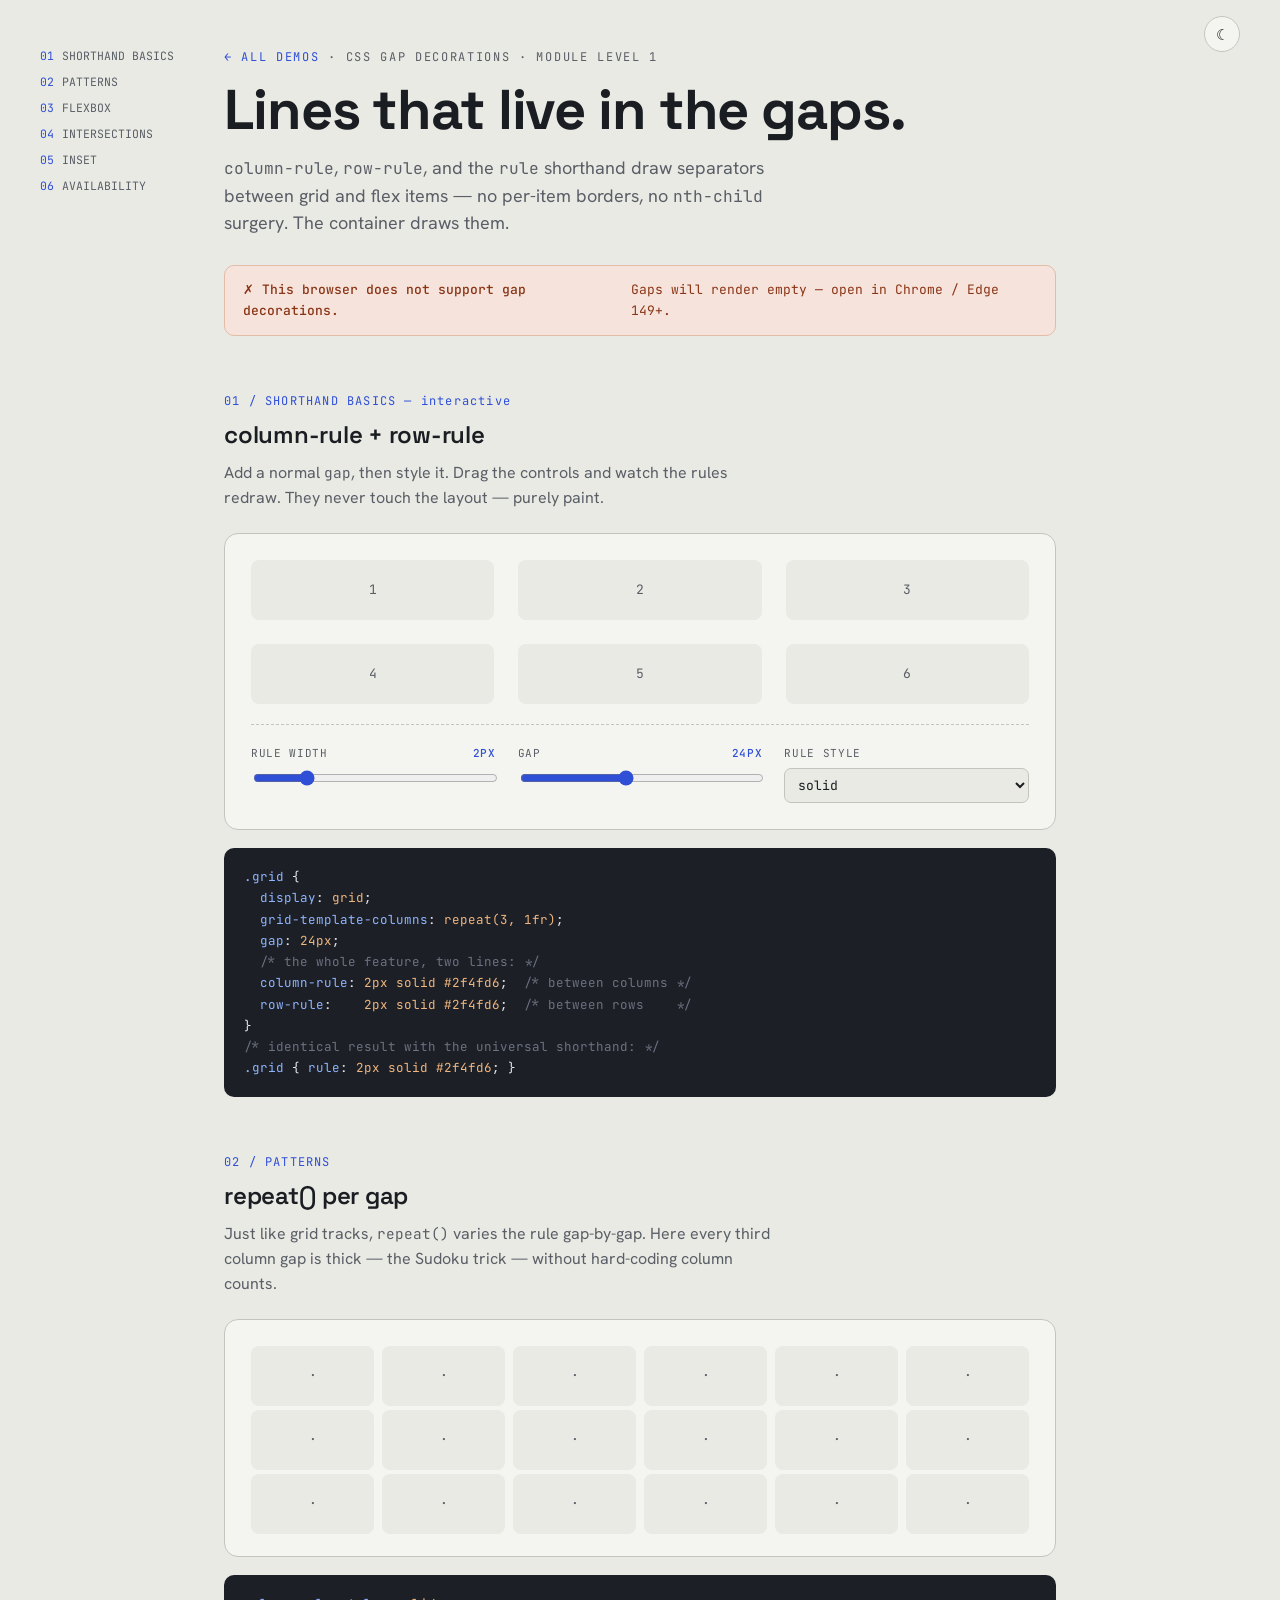
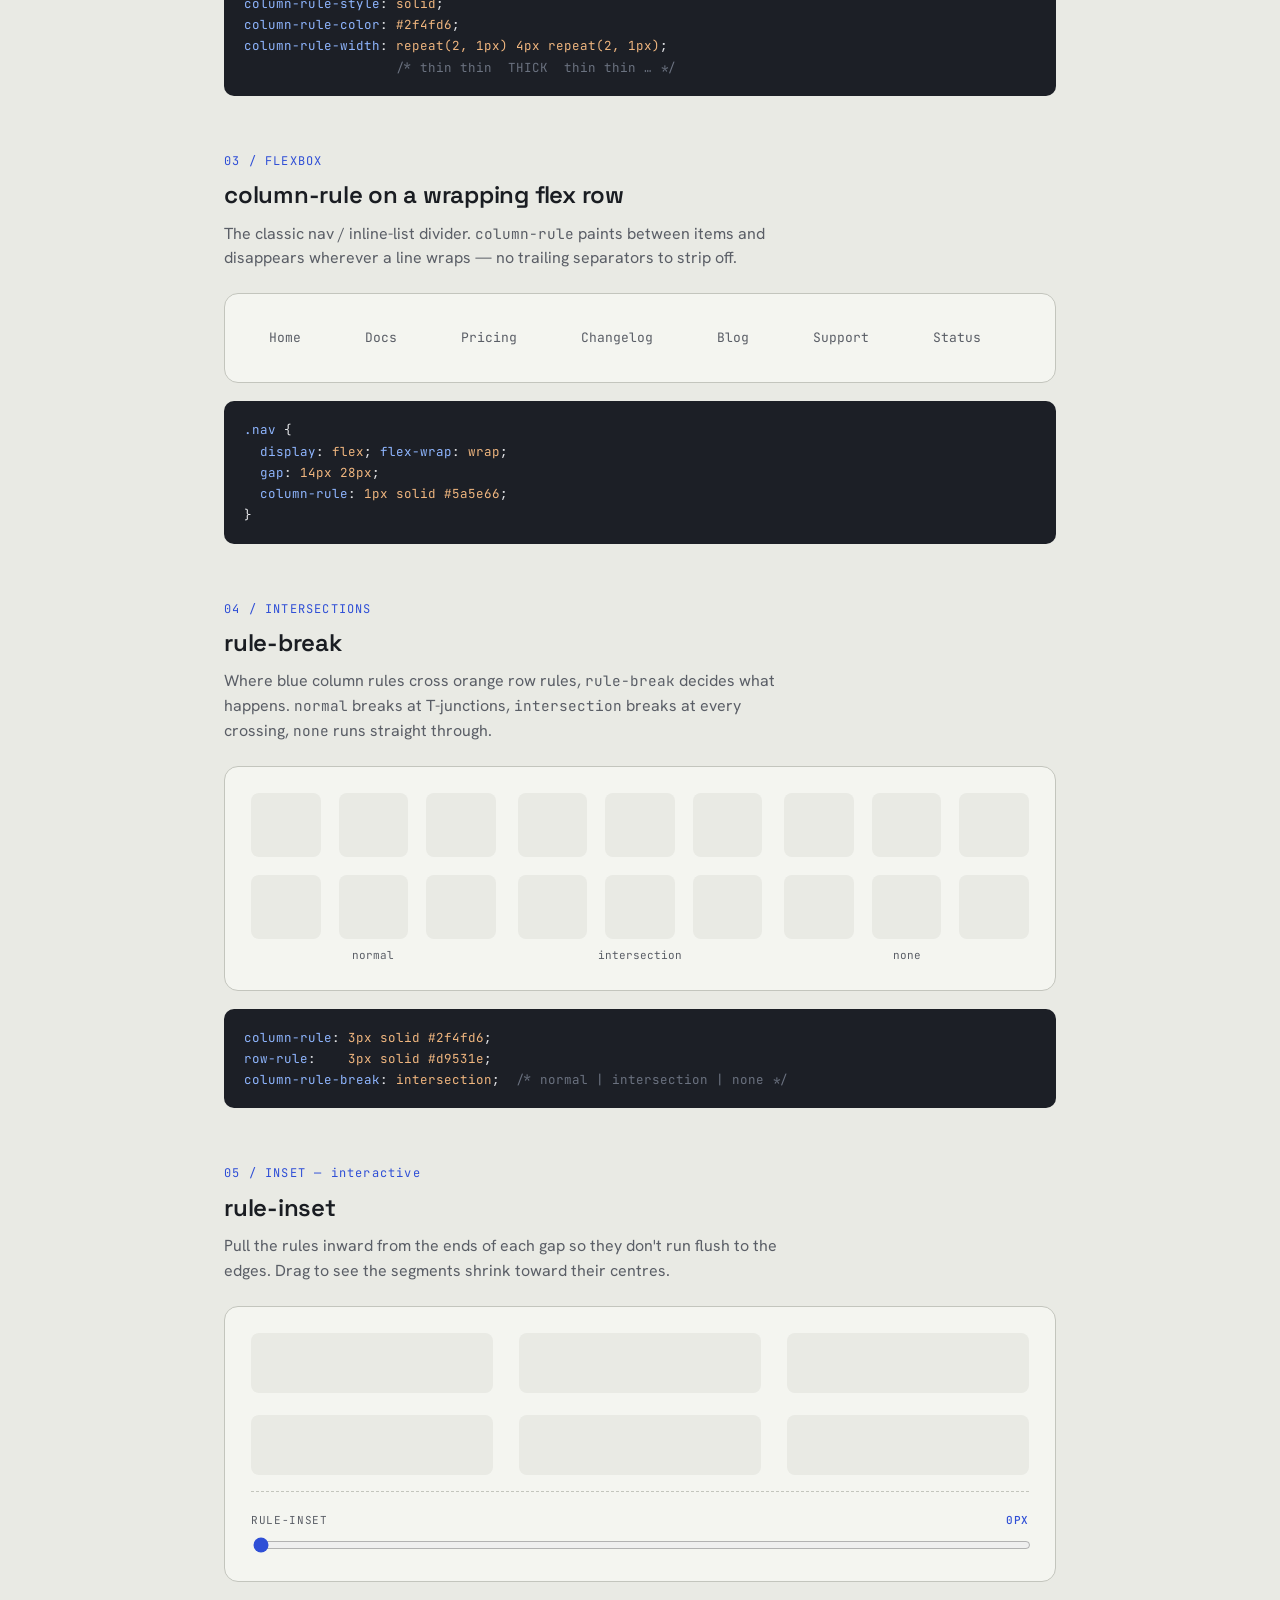
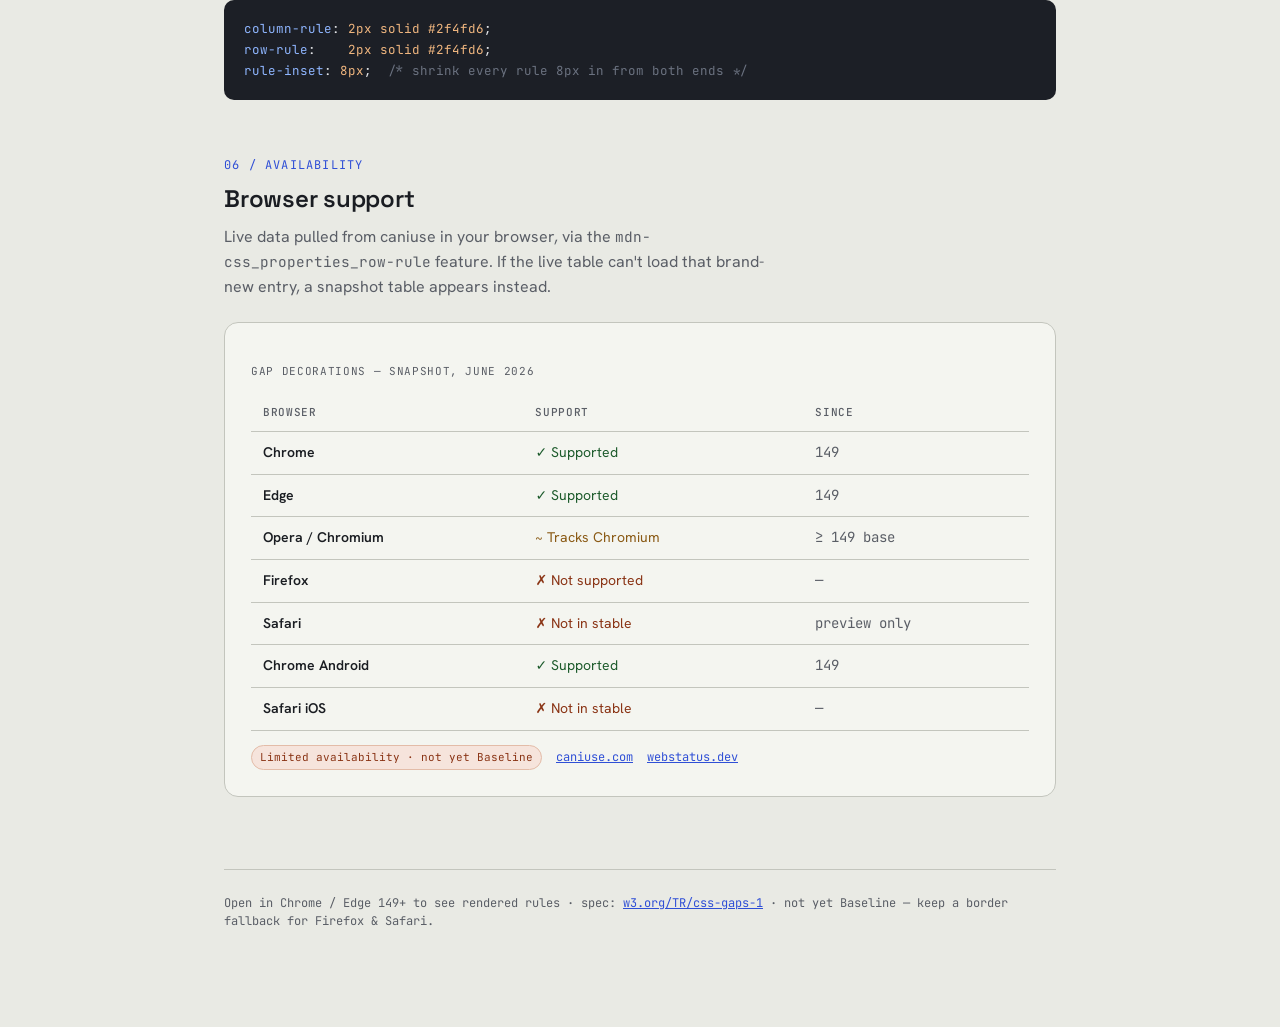
<file: gap-decorations.html>
<!DOCTYPE html>
<html lang="en">
<head>
<meta charset="UTF-8">
<meta name="viewport" content="width=device-width, initial-scale=1.0">
<title>CSS Gap Decorations — a working specimen</title>
<link rel="preconnect" href="https://fonts.googleapis.com">
<link rel="preconnect" href="https://fonts.gstatic.com" crossorigin>
<link href="https://fonts.googleapis.com/css2?family=Space+Grotesk:wght@400;500;600;700&family=Hanken+Grotesk:wght@400;500;600&family=JetBrains+Mono:wght@400;500&display=swap" rel="stylesheet">
<link rel="stylesheet" href="styles.css">
<script>document.documentElement.dataset.theme = localStorage.theme || (matchMedia('(prefers-color-scheme: dark)').matches ? 'dark' : 'light');</script>
<script src="theme.js" defer></script>
<script src="toc.js" defer></script>
<style>
  /* Feature-specific CSS for this demo only — shared palette, typography,
     masthead, specimen scaffolding, controls, code blocks, and the caniuse
     widget all live in styles.css. */

  /* ===== DEMO 1 — interactive basic grid ===== */
  .demo-grid {
    display: grid;
    grid-template-columns: repeat(3, 1fr);
    gap: var(--g1-gap, 24px);
    /* THE FEATURE — vertical + horizontal rules in the gaps */
    column-rule: var(--g1-w, 2px) var(--g1-style, solid) var(--accent);
    row-rule:    var(--g1-w, 2px) var(--g1-style, solid) var(--accent);
  }

  /* ===== DEMO 2 — repeat() pattern (thin / thick) ===== */
  .demo-pattern {
    display: grid;
    grid-template-columns: repeat(6, 1fr);
    grid-template-rows: repeat(3, 56px);
    gap: 8px;
    column-rule-style: solid;
    column-rule-color: var(--accent);
    /* thin, thin, THICK, thin, thin  → repeats across the gaps */
    column-rule-width: repeat(2, 1px) 4px repeat(2, 1px);
    row-rule-style: solid;
    row-rule-color: var(--accent);
    row-rule-width: 1px;
  }

  /* ===== DEMO 3 — flex list, columns only ===== */
  .demo-flex {
    display: flex; flex-wrap: wrap; gap: 14px 28px;
    column-rule: 1px solid var(--ink-soft);
  }
  .demo-flex .cell { padding: 8px 18px; min-height: auto; background: transparent; }

  /* ===== DEMO 4 — rule-break ===== */
  .break-row { display: grid; grid-template-columns: repeat(3, 1fr);
               grid-template-rows: repeat(2, 64px); gap: 18px;
               margin-bottom: 4px; }
  .break-row .cell { background: var(--paper); }
  .demo-break-normal       { column-rule: 3px solid var(--accent);   row-rule: 3px solid var(--accent-2);   column-rule-break: normal; }
  .demo-break-intersection { column-rule: 3px solid var(--accent);   row-rule: 3px solid var(--accent-2);   column-rule-break: intersection; }
  .demo-break-none         { column-rule: 3px solid var(--accent);   row-rule: 3px solid var(--accent-2);   column-rule-break: none; }
  .break-grid { display: grid; grid-template-columns: repeat(3, 1fr); gap: 22px; }
  .break-cap { font-family: "JetBrains Mono", monospace; font-size: 11px;
               color: var(--ink-soft); margin: 8px 0 0; text-align: center; }

  /* ===== DEMO 5 — rule-inset ===== */
  .demo-inset {
    display: grid; grid-template-columns: repeat(3, 1fr);
    grid-template-rows: repeat(2, 56px); gap: 26px;
    column-rule: 2px solid var(--accent);
    row-rule: 2px solid var(--accent);
    rule-inset: var(--inset, 0px);          /* pull rules inward from gap ends */
  }
</style>
</head>
<body>
<div class="wrap">

  <header>
    <p class="eyebrow"><a href="index.html">← All demos</a> · CSS Gap Decorations · Module Level 1</p>
    <h1>Lines that live in the gaps.</h1>
    <p class="lede">
      <code>column-rule</code>, <code>row-rule</code>, and the <code>rule</code>
      shorthand draw separators between grid and flex items — no per-item
      borders, no <code>nth-child</code> surgery. The container draws them.
    </p>
    <div id="support" class="support"></div>
  </header>

  <!-- ============ 1 ============ -->
  <section>
    <p class="num">01 / SHORTHAND BASICS — interactive</p>
    <h2>column-rule + row-rule</h2>
    <p class="desc">
      Add a normal <code>gap</code>, then style it. Drag the controls and watch the
      rules redraw. They never touch the layout — purely paint.
    </p>

    <div class="specimen">
      <div class="demo-grid" id="g1">
        <div class="cell">1</div><div class="cell">2</div><div class="cell">3</div>
        <div class="cell">4</div><div class="cell">5</div><div class="cell">6</div>
      </div>

      <div class="controls">
        <div class="ctl">
          <label>rule width <b id="g1-w-val">2px</b></label>
          <input type="range" id="g1-w" min="0" max="10" value="2">
        </div>
        <div class="ctl">
          <label>gap <b id="g1-gap-val">24px</b></label>
          <input type="range" id="g1-gap" min="6" max="48" value="24">
        </div>
        <div class="ctl">
          <label>rule style</label>
          <select id="g1-style">
            <option value="solid">solid</option>
            <option value="dashed">dashed</option>
            <option value="dotted">dotted</option>
            <option value="double">double</option>
          </select>
        </div>
      </div>
    </div>

<pre><span class="k">.grid</span> {
  <span class="k">display</span>: <span class="v">grid</span>;
  <span class="k">grid-template-columns</span>: <span class="v">repeat(3, 1fr)</span>;
  <span class="k">gap</span>: <span class="v">24px</span>;
  <span class="c">/* the whole feature, two lines: */</span>
  <span class="k">column-rule</span>: <span class="v">2px solid #2f4fd6</span>;  <span class="c">/* between columns */</span>
  <span class="k">row-rule</span>:    <span class="v">2px solid #2f4fd6</span>;  <span class="c">/* between rows    */</span>
}
<span class="c">/* identical result with the universal shorthand: */</span>
<span class="k">.grid</span> { <span class="k">rule</span>: <span class="v">2px solid #2f4fd6</span>; }</pre>
  </section>

  <!-- ============ 2 ============ -->
  <section>
    <p class="num">02 / PATTERNS</p>
    <h2>repeat() per gap</h2>
    <p class="desc">
      Just like grid tracks, <code>repeat()</code> varies the rule gap-by-gap.
      Here every third column gap is thick — the Sudoku trick — without hard-coding
      column counts.
    </p>

    <div class="specimen">
      <div class="demo-pattern">
        <div class="cell">·</div><div class="cell">·</div><div class="cell">·</div>
        <div class="cell">·</div><div class="cell">·</div><div class="cell">·</div>
        <div class="cell">·</div><div class="cell">·</div><div class="cell">·</div>
        <div class="cell">·</div><div class="cell">·</div><div class="cell">·</div>
        <div class="cell">·</div><div class="cell">·</div><div class="cell">·</div>
        <div class="cell">·</div><div class="cell">·</div><div class="cell">·</div>
      </div>
    </div>

<pre><span class="k">column-rule-style</span>: <span class="v">solid</span>;
<span class="k">column-rule-color</span>: <span class="v">#2f4fd6</span>;
<span class="k">column-rule-width</span>: <span class="v">repeat(2, 1px) 4px repeat(2, 1px)</span>;
                   <span class="c">/* thin thin  THICK  thin thin … */</span></pre>
  </section>

  <!-- ============ 3 ============ -->
  <section>
    <p class="num">03 / FLEXBOX</p>
    <h2>column-rule on a wrapping flex row</h2>
    <p class="desc">
      The classic nav / inline-list divider. <code>column-rule</code> paints between
      items and disappears wherever a line wraps — no trailing separators to strip off.
    </p>

    <div class="specimen">
      <div class="demo-flex">
        <div class="cell">Home</div><div class="cell">Docs</div>
        <div class="cell">Pricing</div><div class="cell">Changelog</div>
        <div class="cell">Blog</div><div class="cell">Support</div>
        <div class="cell">Status</div>
      </div>
    </div>

<pre><span class="k">.nav</span> {
  <span class="k">display</span>: <span class="v">flex</span>; <span class="k">flex-wrap</span>: <span class="v">wrap</span>;
  <span class="k">gap</span>: <span class="v">14px 28px</span>;
  <span class="k">column-rule</span>: <span class="v">1px solid #5a5e66</span>;
}</pre>
  </section>

  <!-- ============ 4 ============ -->
  <section>
    <p class="num">04 / INTERSECTIONS</p>
    <h2>rule-break</h2>
    <p class="desc">
      Where blue column rules cross orange row rules, <code>rule-break</code> decides
      what happens. <code>normal</code> breaks at T-junctions, <code>intersection</code>
      breaks at every crossing, <code>none</code> runs straight through.
    </p>

    <div class="specimen">
      <div class="break-grid">
        <div>
          <div class="break-row demo-break-normal">
            <div class="cell"></div><div class="cell"></div><div class="cell"></div>
            <div class="cell"></div><div class="cell"></div><div class="cell"></div>
          </div>
          <p class="break-cap">normal</p>
        </div>
        <div>
          <div class="break-row demo-break-intersection">
            <div class="cell"></div><div class="cell"></div><div class="cell"></div>
            <div class="cell"></div><div class="cell"></div><div class="cell"></div>
          </div>
          <p class="break-cap">intersection</p>
        </div>
        <div>
          <div class="break-row demo-break-none">
            <div class="cell"></div><div class="cell"></div><div class="cell"></div>
            <div class="cell"></div><div class="cell"></div><div class="cell"></div>
          </div>
          <p class="break-cap">none</p>
        </div>
      </div>
    </div>

<pre><span class="k">column-rule</span>: <span class="v">3px solid #2f4fd6</span>;
<span class="k">row-rule</span>:    <span class="v">3px solid #d9531e</span>;
<span class="k">column-rule-break</span>: <span class="v">intersection</span>;  <span class="c">/* normal | intersection | none */</span></pre>
  </section>

  <!-- ============ 5 ============ -->
  <section>
    <p class="num">05 / INSET — interactive</p>
    <h2>rule-inset</h2>
    <p class="desc">
      Pull the rules inward from the ends of each gap so they don't run flush to the
      edges. Drag to see the segments shrink toward their centres.
    </p>

    <div class="specimen">
      <div class="demo-inset" id="inset">
        <div class="cell"></div><div class="cell"></div><div class="cell"></div>
        <div class="cell"></div><div class="cell"></div><div class="cell"></div>
      </div>
      <div class="controls">
        <div class="ctl">
          <label>rule-inset <b id="inset-val">0px</b></label>
          <input type="range" id="inset-range" min="0" max="22" value="0">
        </div>
      </div>
    </div>

<pre><span class="k">column-rule</span>: <span class="v">2px solid #2f4fd6</span>;
<span class="k">row-rule</span>:    <span class="v">2px solid #2f4fd6</span>;
<span class="k">rule-inset</span>: <span class="v">8px</span>;  <span class="c">/* shrink every rule 8px in from both ends */</span></pre>
  </section>

  <!-- ============ 6 ============ -->
  <section id="support-section">
    <p class="num">06 / AVAILABILITY</p>
    <h2>Browser support</h2>
    <p class="desc">
      Live data pulled from caniuse in your browser, via the
      <code>mdn-css_properties_row-rule</code> feature. If the live table can't
      load that brand-new entry, a snapshot table appears instead.
    </p>

    <div class="specimen">
      <!-- caniuse live widgets (rendered in the visitor's browser).
           This embed uses caniuse + MDN + web-features data under one ID
           namespace, so the MDN-only feature resolves with the MDN slug. -->

      <!-- Per-version support table.
           data-theme is set at load by loadCaniuse() below, matching the
           page's current light/dark theme. -->
      <p class="ciu-embed"
         data-feature="mdn-css_properties_row-rule"
         data-past="2" data-future="1"></p>

      <!-- static fallback, revealed only if the live embed doesn't render -->
      <div id="ciu-fallback" hidden>
        <table class="support-table">
          <caption>Gap decorations — snapshot, June 2026</caption>
          <thead>
            <tr><th>Browser</th><th>Support</th><th>Since</th></tr>
          </thead>
          <tbody>
            <tr><td>Chrome</td>        <td class="yes">✓ Supported</td>     <td class="since">149</td></tr>
            <tr><td>Edge</td>          <td class="yes">✓ Supported</td>     <td class="since">149</td></tr>
            <tr><td>Opera / Chromium</td><td class="partial">~ Tracks Chromium</td><td class="since">≥ 149 base</td></tr>
            <tr><td>Firefox</td>       <td class="no">✗ Not supported</td>  <td class="since">—</td></tr>
            <tr><td>Safari</td>        <td class="no">✗ Not in stable</td>  <td class="since">preview only</td></tr>
            <tr><td>Chrome Android</td><td class="yes">✓ Supported</td>     <td class="since">149</td></tr>
            <tr><td>Safari iOS</td>    <td class="no">✗ Not in stable</td>  <td class="since">—</td></tr>
          </tbody>
        </table>
      </div>

      <p class="ciu-note">
        <span class="badge">Limited availability · not yet Baseline</span>
        <a href="https://caniuse.com/mdn-css_properties_row-rule">caniuse.com</a>
        <a href="https://webstatus.dev/features/gap-decorations">webstatus.dev</a>
      </p>
    </div>
  </section>

  <footer>
    Open in Chrome / Edge 149+ to see rendered rules · spec:
    <a href="https://www.w3.org/TR/css-gaps-1/">w3.org/TR/css-gaps-1</a> ·
    not yet Baseline — keep a border fallback for Firefox &amp; Safari.
  </footer>

</div>

<script>
  // ---- browser-support detection ----
  const banner = document.getElementById('support');
  const supported = CSS.supports('row-rule', '1px solid black');
  if (supported) {
    banner.className = 'support ok';
    banner.innerHTML = '<b>✓ Your browser supports gap decorations.</b> The rules below are real, not images.';
  } else {
    banner.className = 'support no';
    banner.innerHTML = '<b>✗ This browser does not support gap decorations.</b> Gaps will render empty — open in Chrome / Edge 149+.';
  }

  // ---- demo 1 controls ----
  const g1 = document.getElementById('g1');
  const bind = (id, prop, suffix, labelId) => {
    const el = document.getElementById(id);
    const out = document.getElementById(labelId);
    const apply = () => {
      const v = el.value + (suffix || '');
      g1.style.setProperty(prop, v);
      if (out) out.textContent = v;
    };
    el.addEventListener('input', apply);
    apply();
  };
  bind('g1-w',   '--g1-w',   'px', 'g1-w-val');
  bind('g1-gap', '--g1-gap', 'px', 'g1-gap-val');

  const style = document.getElementById('g1-style');
  style.addEventListener('change', () => g1.style.setProperty('--g1-style', style.value));

  // ---- demo 5 control ----
  const inset = document.getElementById('inset');
  const insetRange = document.getElementById('inset-range');
  const insetVal = document.getElementById('inset-val');
  insetRange.addEventListener('input', () => {
    const v = insetRange.value + 'px';
    inset.style.setProperty('--inset', v);
    insetVal.textContent = v;
  });

  // ---- caniuse widgets + graceful fallback ----
  // pengzhanbo's embed pulls caniuse + MDN + web-features data and renders an
  // iframe per widget. Gap decorations only exists as an MDN feature, which this
  // embed supports (the older bitsofco embed does not). If the widgets still
  // don't render, the snapshot table below is revealed.
  (function loadCaniuse() {
    // ponytail: theme is read once at load, not re-synced on manual toggle —
    // the embed doesn't re-render for an attribute change after mount.
    document.querySelector('.ciu-embed').dataset.theme = document.documentElement.dataset.theme;
    const s = document.createElement('script');
    s.type = 'module';
    s.src = 'https://caniuse-embed.vercel.app/embed.js';
    s.onerror = revealFallback;
    document.body.appendChild(s);

    function revealFallback() {
      document.getElementById('ciu-fallback').hidden = false;
    }
    // If no widget has injected an iframe after a grace period, fall back.
    setTimeout(() => {
      const rendered = document.querySelector('.ciu-embed iframe');
      if (!rendered) revealFallback();
    }, 3500);
  })();
</script>
</body>
</html>
</file>
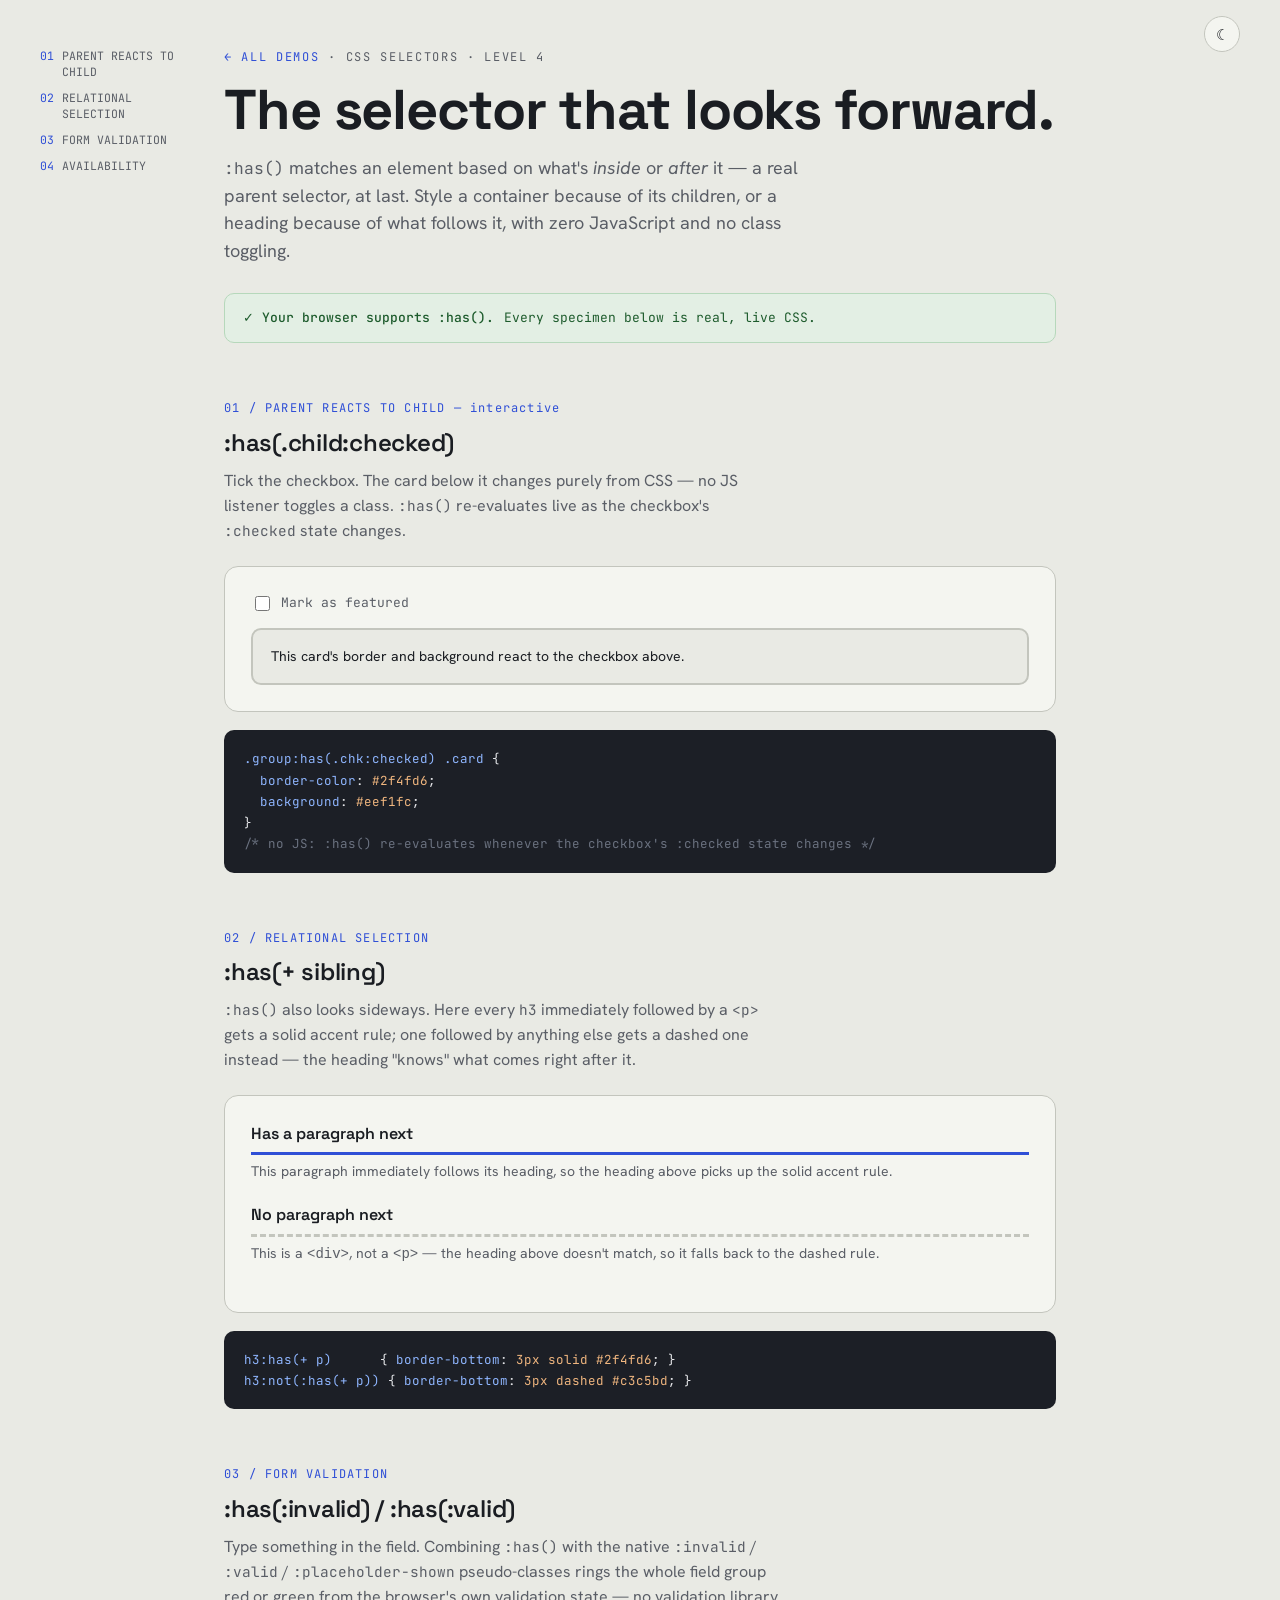
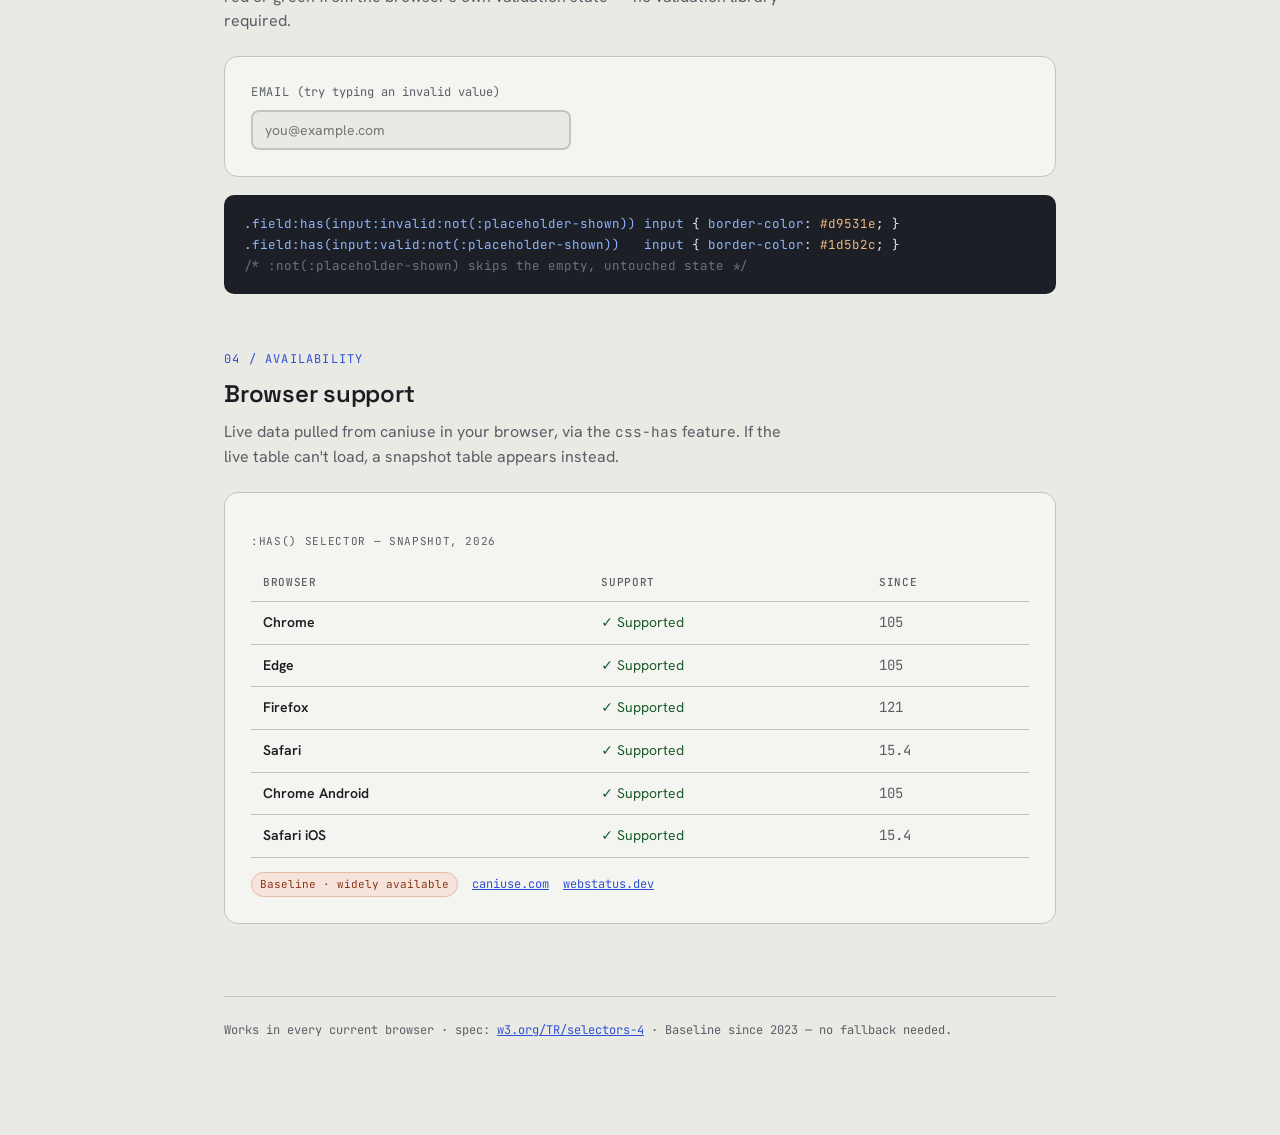
<file: has-selector.html>
<!DOCTYPE html>
<html lang="en">
<head>
<meta charset="UTF-8">
<meta name="viewport" content="width=device-width, initial-scale=1.0">
<title>CSS :has() — the parent selector</title>
<link rel="preconnect" href="https://fonts.googleapis.com">
<link rel="preconnect" href="https://fonts.gstatic.com" crossorigin>
<link href="https://fonts.googleapis.com/css2?family=Space+Grotesk:wght@400;500;600;700&family=Hanken+Grotesk:wght@400;500;600&family=JetBrains+Mono:wght@400;500&display=swap" rel="stylesheet">
<link rel="stylesheet" href="styles.css">
<script>document.documentElement.dataset.theme = localStorage.theme || (matchMedia('(prefers-color-scheme: dark)').matches ? 'dark' : 'light');</script>
<script src="theme.js" defer></script>
<script src="toc.js" defer></script>
<style>
  /* Feature-specific CSS for this demo only — shared palette, typography,
     masthead, specimen scaffolding, controls, code blocks, and the caniuse
     widget all live in styles.css. */

  /* ===== DEMO 1 — parent reacts to a child's state ===== */
  .has-group { display: flex; flex-direction: column; gap: 14px; }
  .has-row {
    display: flex; align-items: center; gap: 8px;
    font-family: "JetBrains Mono", monospace; font-size: 13px; color: var(--ink-soft);
  }
  .has-row input { accent-color: var(--accent); width: 15px; height: 15px; }
  .has-card {
    padding: 16px 18px; border-radius: 10px; border: 2px solid var(--line);
    background: var(--paper); font-size: 14px;
    transition: border-color 0.2s ease, background 0.2s ease;
  }
  .has-group:has(.d1-chk:checked) .has-card {
    border-color: var(--accent); background: #eef1fc;
  }
  :root[data-theme="dark"] .has-group:has(.d1-chk:checked) .has-card {
    background: #1f2a4d;   /* dark counterpart of the light highlight tint above */
  }

  /* ===== DEMO 2 — relational (sibling) selection ===== */
  .has-doc h3 {
    font-family: "Space Grotesk", sans-serif; font-weight: 600; font-size: 16px;
    margin: 0 0 6px; padding-bottom: 6px; color: var(--ink);
  }
  .has-doc p, .has-doc .has-note { margin: 0 0 20px; color: var(--ink-soft); font-size: 14px; }
  .has-doc h3:has(+ p) { border-bottom: 3px solid var(--accent); }
  .has-doc h3:not(:has(+ p)) { border-bottom: 3px dashed var(--line); }

  /* ===== DEMO 3 — native form validation styling ===== */
  .has-field { display: flex; flex-direction: column; gap: 8px; max-width: 320px; }
  .has-field label {
    font-family: "JetBrains Mono", monospace; font-size: 12px;
    text-transform: uppercase; letter-spacing: 0.06em; color: var(--ink-soft);
  }
  .has-hint { text-transform: none; letter-spacing: 0; }
  .has-field input {
    padding: 9px 12px; border-radius: 8px; border: 2px solid var(--line);
    background: var(--paper); font-family: "Hanken Grotesk", sans-serif; font-size: 14px;
    transition: border-color 0.2s ease;
  }
  .has-field:has(input:invalid:not(:placeholder-shown)) input { border-color: var(--accent-2); }
  .has-field:has(input:valid:not(:placeholder-shown)) input { border-color: #1d5b2c; }
</style>
</head>
<body>
<div class="wrap">

  <header>
    <p class="eyebrow"><a href="index.html">← All demos</a> · CSS Selectors · Level 4</p>
    <h1>The selector that looks forward.</h1>
    <p class="lede">
      <code>:has()</code> matches an element based on what's <em>inside</em> or
      <em>after</em> it — a real parent selector, at last. Style a container
      because of its children, or a heading because of what follows it, with
      zero JavaScript and no class toggling.
    </p>
    <div id="support" class="support"></div>
  </header>

  <!-- ============ 1 ============ -->
  <section>
    <p class="num">01 / PARENT REACTS TO CHILD — interactive</p>
    <h2>:has(.child:checked)</h2>
    <p class="desc">
      Tick the checkbox. The card below it changes purely from CSS — no JS
      listener toggles a class. <code>:has()</code> re-evaluates live as the
      checkbox's <code>:checked</code> state changes.
    </p>

    <div class="specimen">
      <div class="has-group">
        <label class="has-row">
          <input type="checkbox" class="d1-chk">
          <span>Mark as featured</span>
        </label>
        <div class="has-card">
          This card's border and background react to the checkbox above.
        </div>
      </div>
    </div>

<pre><span class="k">.group:has(.chk:checked) .card</span> {
  <span class="k">border-color</span>: <span class="v">#2f4fd6</span>;
  <span class="k">background</span>: <span class="v">#eef1fc</span>;
}
<span class="c">/* no JS: :has() re-evaluates whenever the checkbox's :checked state changes */</span></pre>
  </section>

  <!-- ============ 2 ============ -->
  <section>
    <p class="num">02 / RELATIONAL SELECTION</p>
    <h2>:has(+ sibling)</h2>
    <p class="desc">
      <code>:has()</code> also looks sideways. Here every <code>h3</code>
      immediately followed by a <code>&lt;p&gt;</code> gets a solid accent rule;
      one followed by anything else gets a dashed one instead — the heading
      "knows" what comes right after it.
    </p>

    <div class="specimen">
      <div class="has-doc">
        <h3>Has a paragraph next</h3>
        <p>This paragraph immediately follows its heading, so the heading above
        picks up the solid accent rule.</p>
        <h3>No paragraph next</h3>
        <div class="has-note">This is a <code>&lt;div&gt;</code>, not a
        <code>&lt;p&gt;</code> — the heading above doesn't match, so it falls
        back to the dashed rule.</div>
      </div>
    </div>

<pre><span class="k">h3:has(+ p)</span>      { <span class="k">border-bottom</span>: <span class="v">3px solid #2f4fd6</span>; }
<span class="k">h3:not(:has(+ p))</span> { <span class="k">border-bottom</span>: <span class="v">3px dashed #c3c5bd</span>; }</pre>
  </section>

  <!-- ============ 3 ============ -->
  <section>
    <p class="num">03 / FORM VALIDATION</p>
    <h2>:has(:invalid) / :has(:valid)</h2>
    <p class="desc">
      Type something in the field. Combining <code>:has()</code> with the
      native <code>:invalid</code> / <code>:valid</code> / <code>:placeholder-shown</code>
      pseudo-classes rings the whole field group red or green from the browser's
      own validation state — no validation library required.
    </p>

    <div class="specimen">
      <div class="has-field">
        <label for="d3-email">Email <span class="has-hint">(try typing an invalid value)</span></label>
        <input type="email" id="d3-email" required placeholder="you@example.com">
      </div>
    </div>

<pre><span class="k">.field:has(input:invalid:not(:placeholder-shown))</span> <span class="k">input</span> { <span class="k">border-color</span>: <span class="v">#d9531e</span>; }
<span class="k">.field:has(input:valid:not(:placeholder-shown))</span>   <span class="k">input</span> { <span class="k">border-color</span>: <span class="v">#1d5b2c</span>; }
<span class="c">/* :not(:placeholder-shown) skips the empty, untouched state */</span></pre>
  </section>

  <!-- ============ 4 ============ -->
  <section id="support-section">
    <p class="num">04 / AVAILABILITY</p>
    <h2>Browser support</h2>
    <p class="desc">
      Live data pulled from caniuse in your browser, via the
      <code>css-has</code> feature. If the live table can't load, a snapshot
      table appears instead.
    </p>

    <div class="specimen">
      <!-- data-theme is set at load by loadCaniuse() below, matching the
           page's current light/dark theme. -->
      <p class="ciu-embed"
         data-feature="css-has"
         data-past="2" data-future="1"></p>

      <div id="ciu-fallback" hidden>
        <table class="support-table">
          <caption>:has() selector — snapshot, 2026</caption>
          <thead>
            <tr><th>Browser</th><th>Support</th><th>Since</th></tr>
          </thead>
          <tbody>
            <tr><td>Chrome</td>        <td class="yes">✓ Supported</td> <td class="since">105</td></tr>
            <tr><td>Edge</td>          <td class="yes">✓ Supported</td> <td class="since">105</td></tr>
            <tr><td>Firefox</td>       <td class="yes">✓ Supported</td> <td class="since">121</td></tr>
            <tr><td>Safari</td>        <td class="yes">✓ Supported</td> <td class="since">15.4</td></tr>
            <tr><td>Chrome Android</td><td class="yes">✓ Supported</td> <td class="since">105</td></tr>
            <tr><td>Safari iOS</td>    <td class="yes">✓ Supported</td> <td class="since">15.4</td></tr>
          </tbody>
        </table>
      </div>

      <p class="ciu-note">
        <span class="badge">Baseline · widely available</span>
        <a href="https://caniuse.com/css-has">caniuse.com</a>
        <a href="https://webstatus.dev/features/has">webstatus.dev</a>
      </p>
    </div>
  </section>

  <footer>
    Works in every current browser · spec:
    <a href="https://www.w3.org/TR/selectors-4/#relational">w3.org/TR/selectors-4</a> ·
    Baseline since 2023 — no fallback needed.
  </footer>

</div>

<script>
  // ---- browser-support detection ----
  const banner = document.getElementById('support');
  const supported = CSS.supports('selector(:has(a))');
  if (supported) {
    banner.className = 'support ok';
    banner.innerHTML = '<b>✓ Your browser supports :has().</b> Every specimen below is real, live CSS.';
  } else {
    banner.className = 'support no';
    banner.innerHTML = '<b>✗ This browser does not support :has().</b> The specimens below will render unstyled.';
  }

  // ---- caniuse widget + graceful fallback ----
  (function loadCaniuse() {
    // ponytail: theme is read once at load, not re-synced on manual toggle —
    // the embed doesn't re-render for an attribute change after mount.
    document.querySelector('.ciu-embed').dataset.theme = document.documentElement.dataset.theme;
    const s = document.createElement('script');
    s.type = 'module';
    s.src = 'https://caniuse-embed.vercel.app/embed.js';
    s.onerror = revealFallback;
    document.body.appendChild(s);

    function revealFallback() {
      document.getElementById('ciu-fallback').hidden = false;
    }
    setTimeout(() => {
      const rendered = document.querySelector('.ciu-embed iframe');
      if (!rendered) revealFallback();
    }, 3500);
  })();
</script>
</body>
</html>
</file>
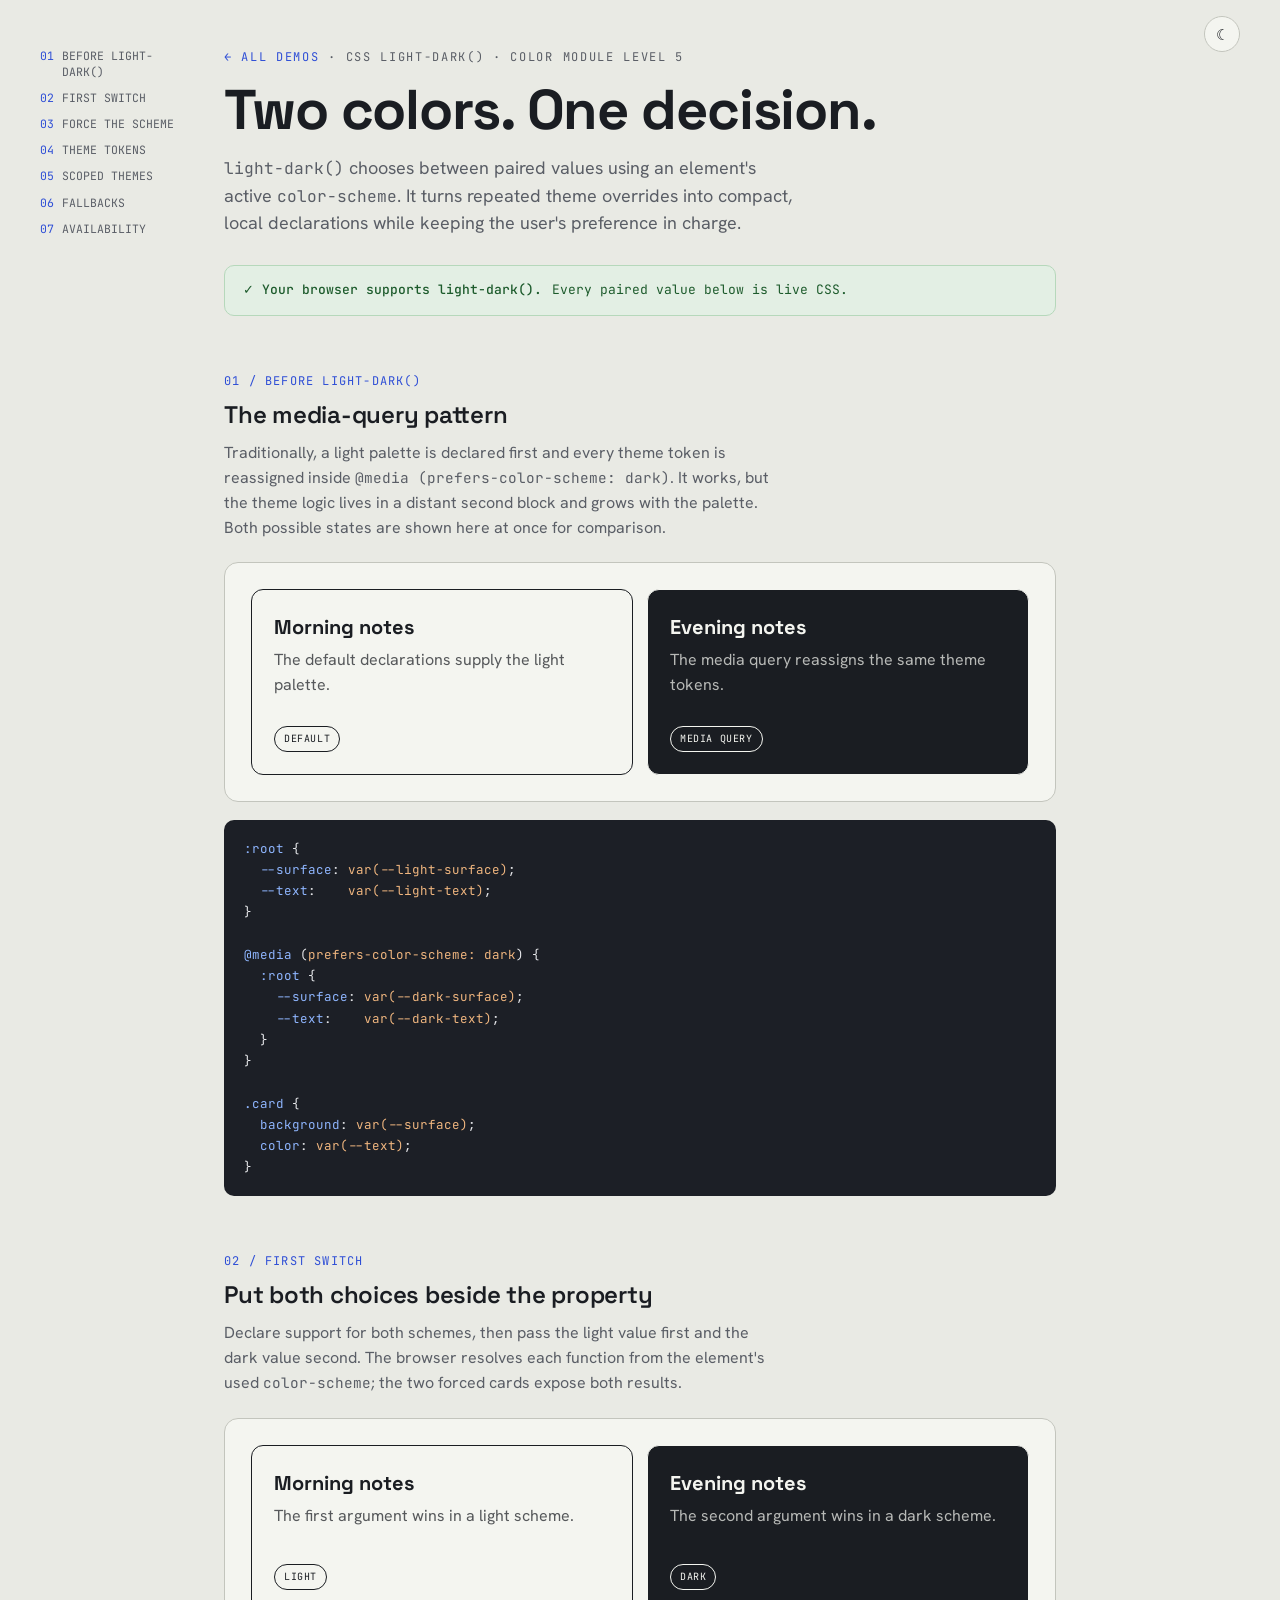
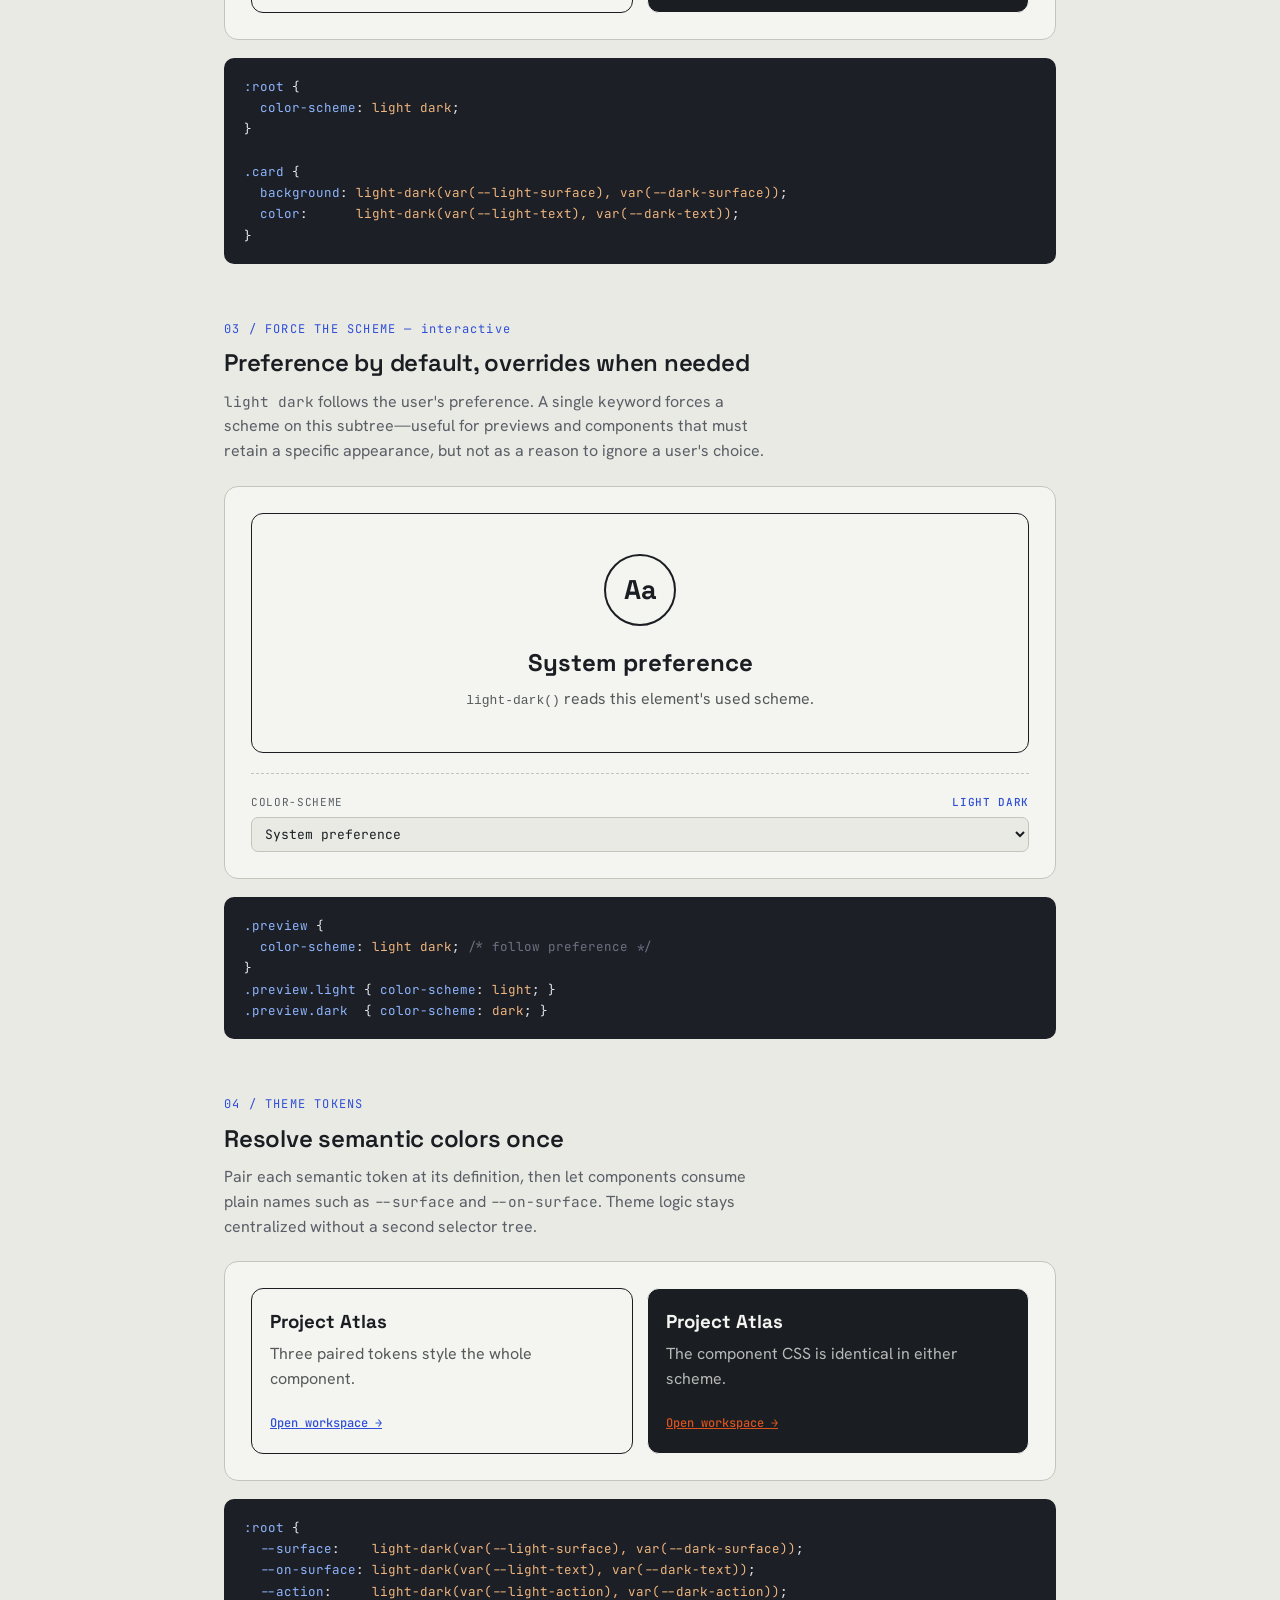
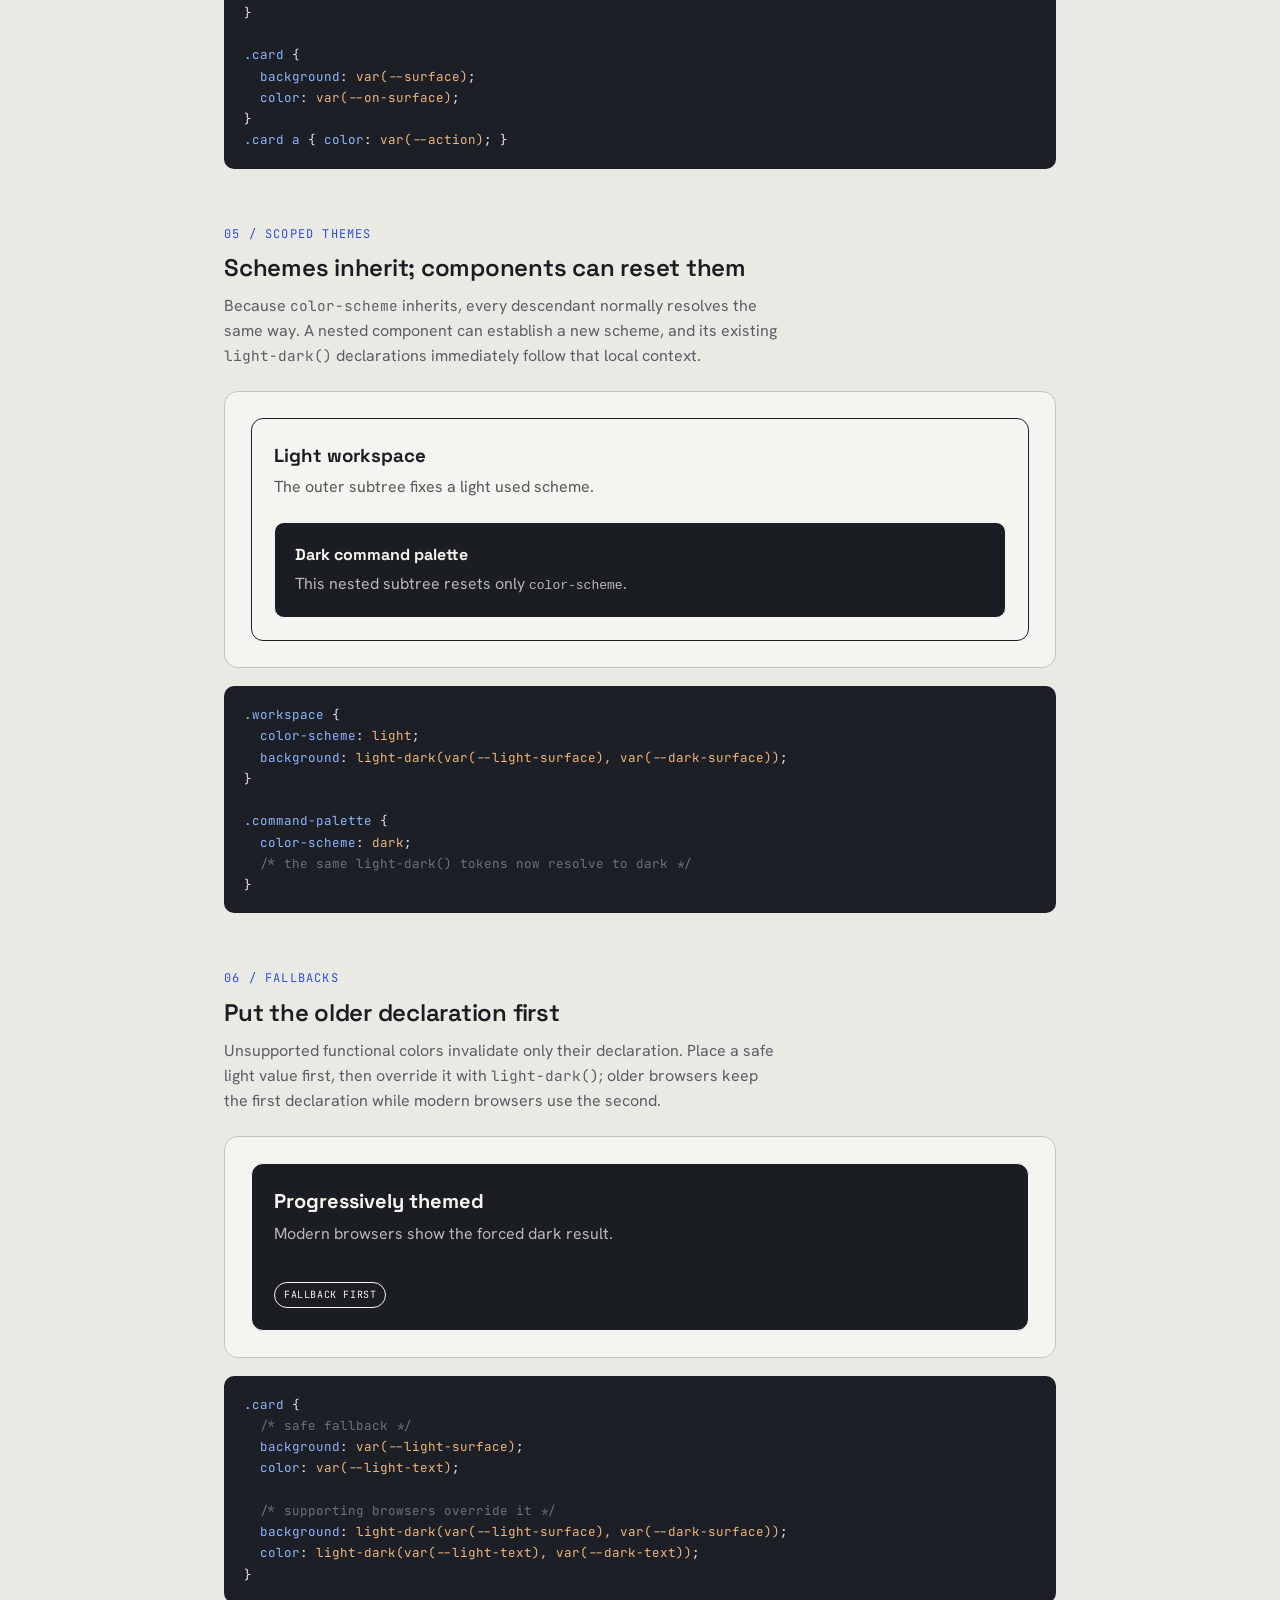
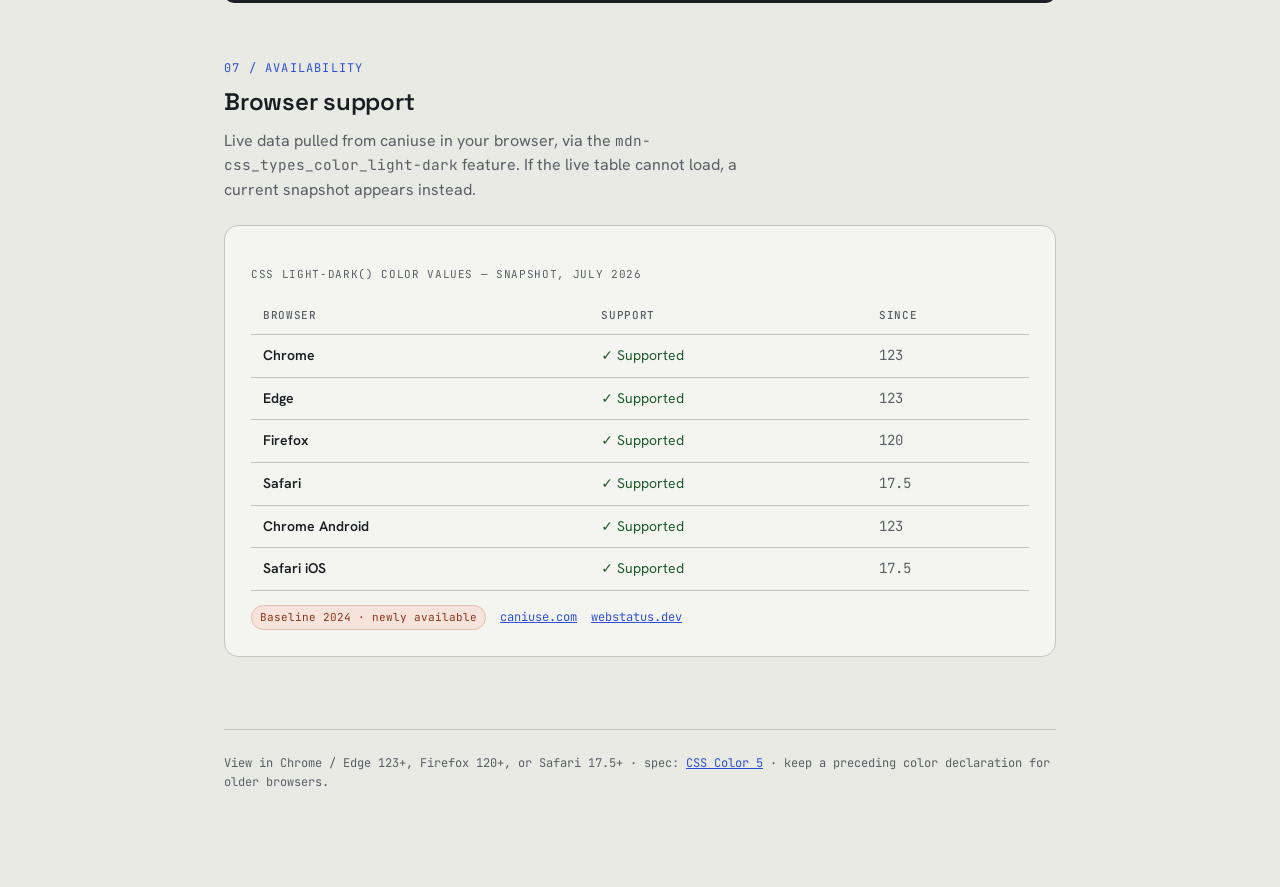
<file: light-dark-function.html>
<!DOCTYPE html>
<html lang="en">
<head>
<meta charset="UTF-8">
<meta name="viewport" content="width=device-width, initial-scale=1.0">
<title>CSS light-dark() — two colors, one decision</title>
<link rel="preconnect" href="https://fonts.googleapis.com">
<link rel="preconnect" href="https://fonts.gstatic.com" crossorigin>
<link href="https://fonts.googleapis.com/css2?family=Space+Grotesk:wght@400;500;600;700&family=Hanken+Grotesk:wght@400;500;600&family=JetBrains+Mono:wght@400;500&display=swap" rel="stylesheet">
<link rel="stylesheet" href="styles.css">
<script>document.documentElement.dataset.theme = localStorage.theme || (matchMedia('(prefers-color-scheme: dark)').matches ? 'dark' : 'light');</script>
<script src="theme.js" defer></script>
<script src="toc.js" defer></script>
<style>
  /* Fixed light and dark demo colors, expressed through the shared palette.
     The dark-page mapping keeps each semantic demo color visually stable. */
  :root {
    --demo-light-surface: var(--panel);
    --demo-light-text: var(--ink);
    --demo-dark-surface: var(--ink);
    --demo-dark-text: var(--panel);
  }
  :root[data-theme="dark"] {
    --demo-light-surface: var(--ink);
    --demo-light-text: var(--paper);
    --demo-dark-surface: var(--paper);
    --demo-dark-text: var(--ink);
  }

  .theme-grid {
    display: grid;
    grid-template-columns: repeat(2, minmax(0, 1fr));
    gap: 14px;
  }
  .theme-card {
    min-height: 168px;
    padding: 22px;
    border: 1px solid currentColor;
    border-radius: 12px;
    display: flex;
    flex-direction: column;
    justify-content: space-between;
    gap: 28px;
  }
  .theme-card strong {
    font-family: "Space Grotesk", sans-serif;
    font-size: 20px;
  }
  .theme-card p { margin: 5px 0 0; opacity: 0.72; }
  .theme-chip {
    align-self: flex-start;
    border: 1px solid currentColor;
    border-radius: 999px;
    padding: 4px 9px;
    font-family: "JetBrains Mono", monospace;
    font-size: 10px;
    letter-spacing: 0.06em;
    text-transform: uppercase;
  }

  /* ===== DEMO 1 — traditional media-query states ===== */
  .legacy-light {
    background: var(--demo-light-surface);
    color: var(--demo-light-text);
  }
  .legacy-dark {
    background: var(--demo-dark-surface);
    color: var(--demo-dark-text);
  }

  /* ===== DEMO 2 — the function in its smallest useful form ===== */
  .function-card {
    background: light-dark(var(--demo-light-surface), var(--demo-dark-surface));
    color: light-dark(var(--demo-light-text), var(--demo-dark-text));
  }
  .force-light { color-scheme: light; }
  .force-dark { color-scheme: dark; }

  /* ===== DEMO 3 — interactive used color scheme ===== */
  .scheme-stage {
    color-scheme: var(--scheme, light dark);
    min-height: 240px;
    border-radius: 12px;
    padding: 28px;
    background: light-dark(var(--demo-light-surface), var(--demo-dark-surface));
    color: light-dark(var(--demo-light-text), var(--demo-dark-text));
    display: grid;
    place-items: center;
    text-align: center;
    border: 1px solid currentColor;
  }
  .scheme-stage .orb {
    width: 72px;
    aspect-ratio: 1;
    margin: 0 auto 18px;
    border: 2px solid currentColor;
    border-radius: 50%;
    display: grid;
    place-items: center;
    font-family: "Space Grotesk", sans-serif;
    font-size: 27px;
    font-weight: 700;
  }
  .scheme-stage h3 {
    font-family: "Space Grotesk", sans-serif;
    font-size: 24px;
    margin: 0;
  }
  .scheme-stage p { margin: 6px 0 0; opacity: 0.72; }

  /* ===== DEMO 4 — semantic theme tokens ===== */
  .token-zone {
    --surface: light-dark(var(--demo-light-surface), var(--demo-dark-surface));
    --on-surface: light-dark(var(--demo-light-text), var(--demo-dark-text));
    --action: light-dark(var(--accent), var(--accent-2));
    border-radius: 12px;
    padding: 18px;
    background: var(--surface);
    color: var(--on-surface);
    border: 1px solid currentColor;
  }
  .token-zone h3 {
    font-family: "Space Grotesk", sans-serif;
    margin: 0 0 6px;
  }
  .token-zone p { margin: 0 0 18px; opacity: 0.72; }
  .token-zone a {
    color: var(--action);
    font-family: "JetBrains Mono", monospace;
    font-size: 12px;
    font-weight: 500;
  }

  /* ===== DEMO 5 — nested, scoped schemes ===== */
  .scope-shell {
    color-scheme: light;
    padding: 22px;
    border-radius: 12px;
    background: light-dark(var(--demo-light-surface), var(--demo-dark-surface));
    color: light-dark(var(--demo-light-text), var(--demo-dark-text));
    border: 1px solid currentColor;
  }
  .scope-shell h3,
  .scope-panel h4 {
    font-family: "Space Grotesk", sans-serif;
    margin: 0;
  }
  .scope-shell > p,
  .scope-panel p { margin: 5px 0 0; opacity: 0.72; }
  .scope-panel {
    color-scheme: dark;
    margin-top: 22px;
    padding: 20px;
    border-radius: 10px;
    background: light-dark(var(--demo-light-surface), var(--demo-dark-surface));
    color: light-dark(var(--demo-light-text), var(--demo-dark-text));
    border: 1px solid currentColor;
  }

  /* ===== DEMO 6 — fallback declaration first ===== */
  .fallback-card {
    color-scheme: dark;
    min-height: 168px;
    padding: 22px;
    border-radius: 12px;
    background: var(--demo-light-surface);
    color: var(--demo-light-text);
    background: light-dark(var(--demo-light-surface), var(--demo-dark-surface));
    color: light-dark(var(--demo-light-text), var(--demo-dark-text));
    border: 1px solid currentColor;
    display: flex;
    flex-direction: column;
    justify-content: space-between;
  }
  .fallback-card strong {
    font-family: "Space Grotesk", sans-serif;
    font-size: 20px;
  }
  .fallback-card p { margin: 5px 0 0; opacity: 0.72; }

  @media (max-width: 640px) {
    .theme-grid { grid-template-columns: 1fr; }
    .theme-card { min-height: 148px; }
  }
</style>
</head>
<body>
<div class="wrap">

  <header>
    <p class="eyebrow"><a href="index.html">← All demos</a> · CSS light-dark() · Color Module Level 5</p>
    <h1>Two colors. One decision.</h1>
    <p class="lede">
      <code>light-dark()</code> chooses between paired values using an element's active
      <code>color-scheme</code>. It turns repeated theme overrides into compact,
      local declarations while keeping the user's preference in charge.
    </p>
    <div id="support" class="support"></div>
  </header>

  <!-- ============ 1 ============ -->
  <section>
    <p class="num">01 / BEFORE LIGHT-DARK()</p>
    <h2>The media-query pattern</h2>
    <p class="desc">
      Traditionally, a light palette is declared first and every theme token is
      reassigned inside <code>@media (prefers-color-scheme: dark)</code>. It works,
      but the theme logic lives in a distant second block and grows with the palette.
      Both possible states are shown here at once for comparison.
    </p>

    <div class="specimen">
      <div class="theme-grid">
        <article class="theme-card legacy-light">
          <div>
            <strong>Morning notes</strong>
            <p>The default declarations supply the light palette.</p>
          </div>
          <span class="theme-chip">default</span>
        </article>
        <article class="theme-card legacy-dark">
          <div>
            <strong>Evening notes</strong>
            <p>The media query reassigns the same theme tokens.</p>
          </div>
          <span class="theme-chip">media query</span>
        </article>
      </div>
    </div>

<pre><span class="k">:root</span> {
  <span class="k">--surface</span>: <span class="v">var(--light-surface)</span>;
  <span class="k">--text</span>:    <span class="v">var(--light-text)</span>;
}

<span class="k">@media</span> (<span class="v">prefers-color-scheme: dark</span>) {
  <span class="k">:root</span> {
    <span class="k">--surface</span>: <span class="v">var(--dark-surface)</span>;
    <span class="k">--text</span>:    <span class="v">var(--dark-text)</span>;
  }
}

<span class="k">.card</span> {
  <span class="k">background</span>: <span class="v">var(--surface)</span>;
  <span class="k">color</span>: <span class="v">var(--text)</span>;
}</pre>
  </section>

  <!-- ============ 2 ============ -->
  <section>
    <p class="num">02 / FIRST SWITCH</p>
    <h2>Put both choices beside the property</h2>
    <p class="desc">
      Declare support for both schemes, then pass the light value first and the dark
      value second. The browser resolves each function from the element's used
      <code>color-scheme</code>; the two forced cards expose both results.
    </p>

    <div class="specimen">
      <div class="theme-grid">
        <article class="theme-card function-card force-light">
          <div>
            <strong>Morning notes</strong>
            <p>The first argument wins in a light scheme.</p>
          </div>
          <span class="theme-chip">light</span>
        </article>
        <article class="theme-card function-card force-dark">
          <div>
            <strong>Evening notes</strong>
            <p>The second argument wins in a dark scheme.</p>
          </div>
          <span class="theme-chip">dark</span>
        </article>
      </div>
    </div>

<pre><span class="k">:root</span> {
  <span class="k">color-scheme</span>: <span class="v">light dark</span>;
}

<span class="k">.card</span> {
  <span class="k">background</span>: <span class="v">light-dark(var(--light-surface), var(--dark-surface))</span>;
  <span class="k">color</span>:      <span class="v">light-dark(var(--light-text), var(--dark-text))</span>;
}</pre>
  </section>

  <!-- ============ 3 ============ -->
  <section>
    <p class="num">03 / FORCE THE SCHEME — interactive</p>
    <h2>Preference by default, overrides when needed</h2>
    <p class="desc">
      <code>light dark</code> follows the user's preference. A single keyword forces
      a scheme on this subtree—useful for previews and components that must retain a
      specific appearance, but not as a reason to ignore a user's choice.
    </p>

    <div class="specimen">
      <div class="scheme-stage" id="scheme-stage">
        <div>
          <div class="orb" aria-hidden="true">Aa</div>
          <h3 id="scheme-heading">System preference</h3>
          <p><code>light-dark()</code> reads this element's used scheme.</p>
        </div>
      </div>

      <div class="controls">
        <div class="ctl">
          <label for="scheme-select">color-scheme <b id="scheme-value">light dark</b></label>
          <select id="scheme-select">
            <option value="light dark">System preference</option>
            <option value="light">Force light</option>
            <option value="dark">Force dark</option>
          </select>
        </div>
      </div>
    </div>

<pre><span class="k">.preview</span> {
  <span class="k">color-scheme</span>: <span class="v">light dark</span>; <span class="c">/* follow preference */</span>
}
<span class="k">.preview.light</span> { <span class="k">color-scheme</span>: <span class="v">light</span>; }
<span class="k">.preview.dark</span>  { <span class="k">color-scheme</span>: <span class="v">dark</span>; }</pre>
  </section>

  <!-- ============ 4 ============ -->
  <section>
    <p class="num">04 / THEME TOKENS</p>
    <h2>Resolve semantic colors once</h2>
    <p class="desc">
      Pair each semantic token at its definition, then let components consume plain
      names such as <code>--surface</code> and <code>--on-surface</code>. Theme logic
      stays centralized without a second selector tree.
    </p>

    <div class="specimen">
      <div class="theme-grid">
        <article class="token-zone force-light">
          <h3>Project Atlas</h3>
          <p>Three paired tokens style the whole component.</p>
          <a href="#theme-tokens">Open workspace →</a>
        </article>
        <article class="token-zone force-dark">
          <h3>Project Atlas</h3>
          <p>The component CSS is identical in either scheme.</p>
          <a href="#theme-tokens">Open workspace →</a>
        </article>
      </div>
    </div>

<pre><span class="k">:root</span> {
  <span class="k">--surface</span>:    <span class="v">light-dark(var(--light-surface), var(--dark-surface))</span>;
  <span class="k">--on-surface</span>: <span class="v">light-dark(var(--light-text), var(--dark-text))</span>;
  <span class="k">--action</span>:     <span class="v">light-dark(var(--light-action), var(--dark-action))</span>;
}

<span class="k">.card</span> {
  <span class="k">background</span>: <span class="v">var(--surface)</span>;
  <span class="k">color</span>: <span class="v">var(--on-surface)</span>;
}
<span class="k">.card a</span> { <span class="k">color</span>: <span class="v">var(--action)</span>; }</pre>
  </section>

  <!-- ============ 5 ============ -->
  <section>
    <p class="num">05 / SCOPED THEMES</p>
    <h2>Schemes inherit; components can reset them</h2>
    <p class="desc">
      Because <code>color-scheme</code> inherits, every descendant normally resolves
      the same way. A nested component can establish a new scheme, and its existing
      <code>light-dark()</code> declarations immediately follow that local context.
    </p>

    <div class="specimen">
      <div class="scope-shell">
        <h3>Light workspace</h3>
        <p>The outer subtree fixes a light used scheme.</p>
        <aside class="scope-panel">
          <h4>Dark command palette</h4>
          <p>This nested subtree resets only <code>color-scheme</code>.</p>
        </aside>
      </div>
    </div>

<pre><span class="k">.workspace</span> {
  <span class="k">color-scheme</span>: <span class="v">light</span>;
  <span class="k">background</span>: <span class="v">light-dark(var(--light-surface), var(--dark-surface))</span>;
}

<span class="k">.command-palette</span> {
  <span class="k">color-scheme</span>: <span class="v">dark</span>;
  <span class="c">/* the same light-dark() tokens now resolve to dark */</span>
}</pre>
  </section>

  <!-- ============ 6 ============ -->
  <section>
    <p class="num">06 / FALLBACKS</p>
    <h2>Put the older declaration first</h2>
    <p class="desc">
      Unsupported functional colors invalidate only their declaration. Place a safe
      light value first, then override it with <code>light-dark()</code>; older
      browsers keep the first declaration while modern browsers use the second.
    </p>

    <div class="specimen">
      <div class="fallback-card">
        <div>
          <strong>Progressively themed</strong>
          <p>Modern browsers show the forced dark result.</p>
        </div>
        <span class="theme-chip">fallback first</span>
      </div>
    </div>

<pre><span class="k">.card</span> {
  <span class="c">/* safe fallback */</span>
  <span class="k">background</span>: <span class="v">var(--light-surface)</span>;
  <span class="k">color</span>: <span class="v">var(--light-text)</span>;

  <span class="c">/* supporting browsers override it */</span>
  <span class="k">background</span>: <span class="v">light-dark(var(--light-surface), var(--dark-surface))</span>;
  <span class="k">color</span>: <span class="v">light-dark(var(--light-text), var(--dark-text))</span>;
}</pre>
  </section>

  <!-- ============ 7 ============ -->
  <section id="support-section">
    <p class="num">07 / AVAILABILITY</p>
    <h2>Browser support</h2>
    <p class="desc">
      Live data pulled from caniuse in your browser, via the
      <code>mdn-css_types_color_light-dark</code> feature. If the live table cannot
      load, a current snapshot appears instead.
    </p>

    <div class="specimen">
      <p class="ciu-embed"
         data-feature="mdn-css_types_color_light-dark"
         data-past="2" data-future="1"></p>

      <div id="ciu-fallback" hidden>
        <table class="support-table">
          <caption>CSS light-dark() color values — snapshot, July 2026</caption>
          <thead>
            <tr><th>Browser</th><th>Support</th><th>Since</th></tr>
          </thead>
          <tbody>
            <tr><td>Chrome</td>         <td class="yes">✓ Supported</td><td class="since">123</td></tr>
            <tr><td>Edge</td>           <td class="yes">✓ Supported</td><td class="since">123</td></tr>
            <tr><td>Firefox</td>        <td class="yes">✓ Supported</td><td class="since">120</td></tr>
            <tr><td>Safari</td>         <td class="yes">✓ Supported</td><td class="since">17.5</td></tr>
            <tr><td>Chrome Android</td> <td class="yes">✓ Supported</td><td class="since">123</td></tr>
            <tr><td>Safari iOS</td>     <td class="yes">✓ Supported</td><td class="since">17.5</td></tr>
          </tbody>
        </table>
      </div>

      <p class="ciu-note">
        <span class="badge">Baseline 2024 · newly available</span>
        <a href="https://caniuse.com/mdn-css_types_color_light-dark">caniuse.com</a>
        <a href="https://webstatus.dev/features/light-dark">webstatus.dev</a>
      </p>
    </div>
  </section>

  <footer>
    View in Chrome / Edge 123+, Firefox 120+, or Safari 17.5+ · spec:
    <a href="https://www.w3.org/TR/css-color-5/#light-dark">CSS Color 5</a> ·
    keep a preceding color declaration for older browsers.
  </footer>

</div>

<script>
  // ---- browser-support detection ----
  const banner = document.getElementById('support');
  const supported = CSS.supports('color', 'light-dark(white, black)');
  if (supported) {
    banner.className = 'support ok';
    banner.innerHTML = '<b>✓ Your browser supports light-dark().</b> Every paired value below is live CSS.';
  } else {
    banner.className = 'support no';
    banner.innerHTML = '<b>✕ This browser does not support light-dark().</b> Fallback declarations will remain active.';
  }

  // ---- demo 3 control ----
  const schemeStage = document.getElementById('scheme-stage');
  const schemeSelect = document.getElementById('scheme-select');
  const schemeValue = document.getElementById('scheme-value');
  const schemeHeading = document.getElementById('scheme-heading');
  const schemeLabels = {
    'light dark': 'System preference',
    light: 'Forced light',
    dark: 'Forced dark'
  };
  const applyScheme = () => {
    schemeStage.style.setProperty('--scheme', schemeSelect.value);
    schemeValue.textContent = schemeSelect.value;
    schemeHeading.textContent = schemeLabels[schemeSelect.value];
  };
  schemeSelect.addEventListener('change', applyScheme);
  applyScheme();

  // ---- caniuse widget + graceful fallback ----
  (function loadCaniuse() {
    document.querySelector('.ciu-embed').dataset.theme = document.documentElement.dataset.theme;
    const s = document.createElement('script');
    s.type = 'module';
    s.src = 'https://caniuse-embed.vercel.app/embed.js';
    s.onerror = revealFallback;
    document.body.appendChild(s);

    function revealFallback() {
      document.getElementById('ciu-fallback').hidden = false;
    }
    setTimeout(() => {
      const rendered = document.querySelector('.ciu-embed iframe');
      if (!rendered) revealFallback();
    }, 3500);
  })();
</script>
</body>
</html>
</file>
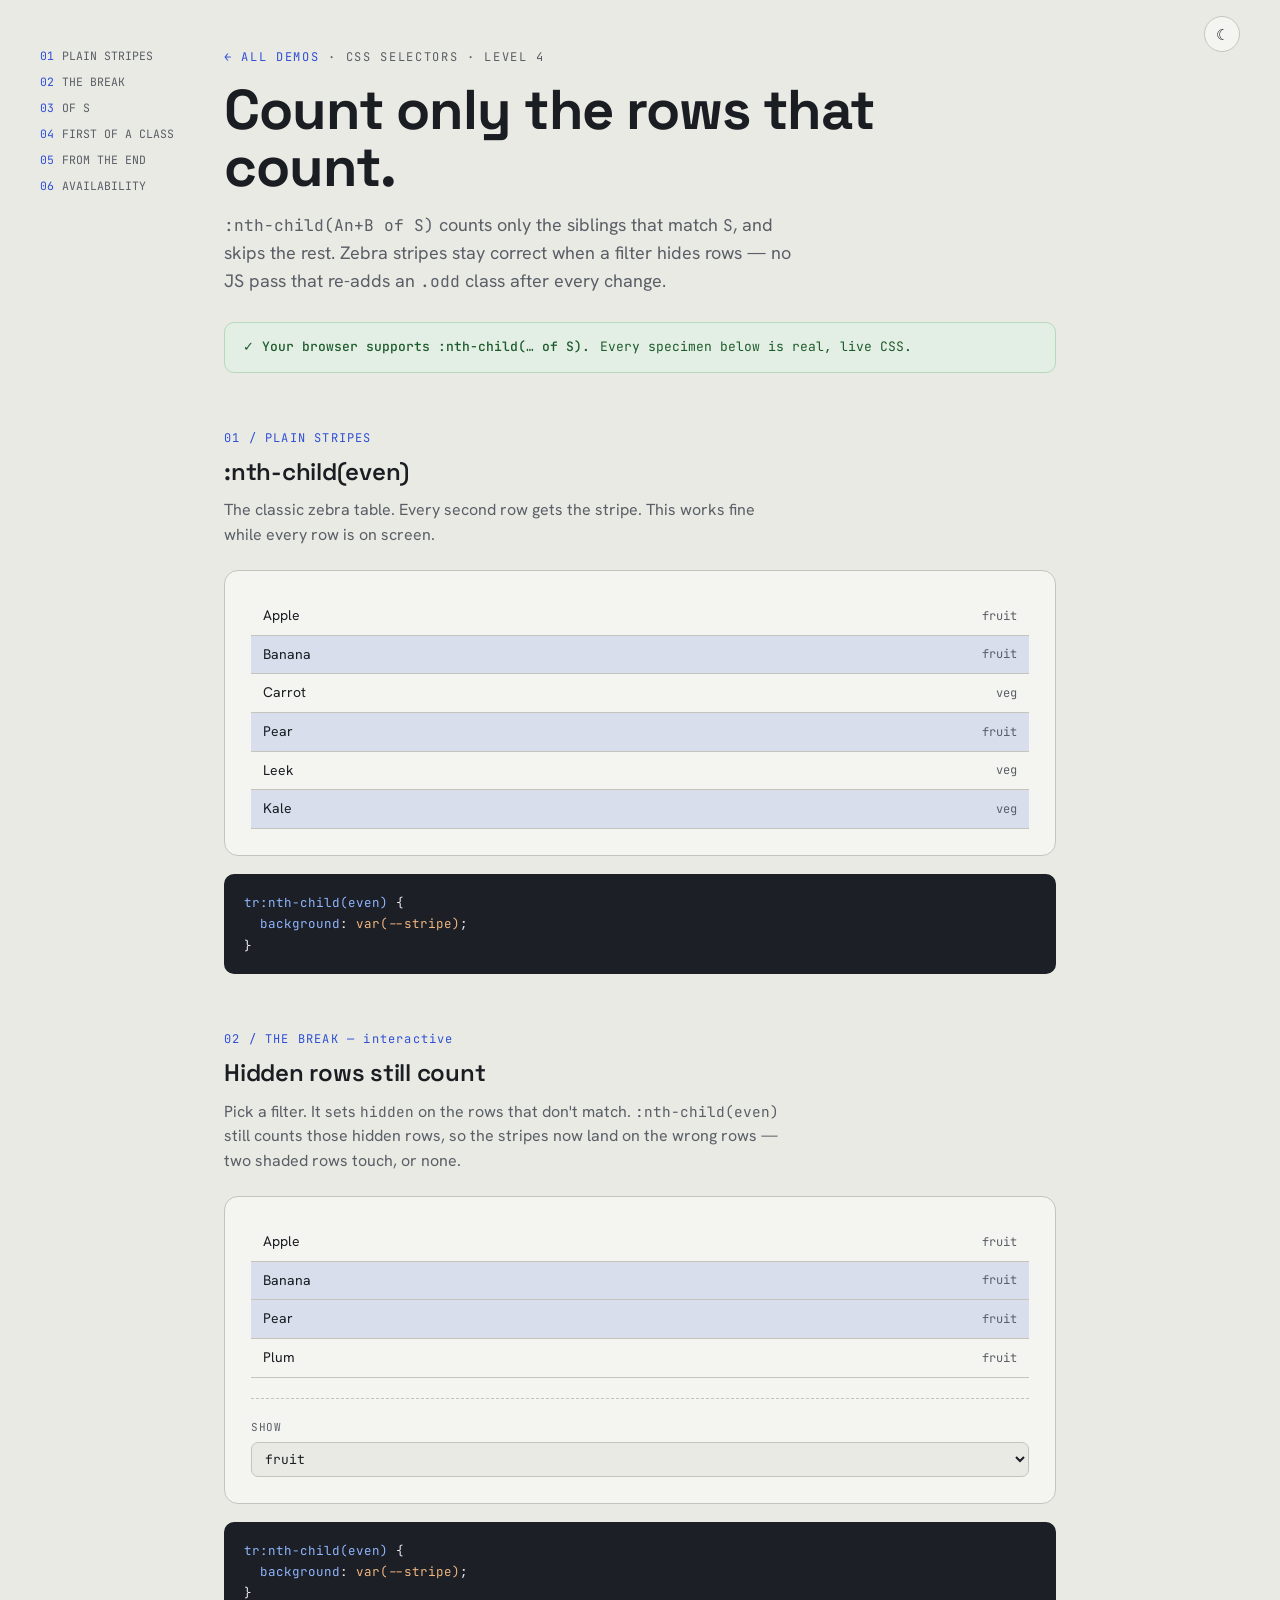
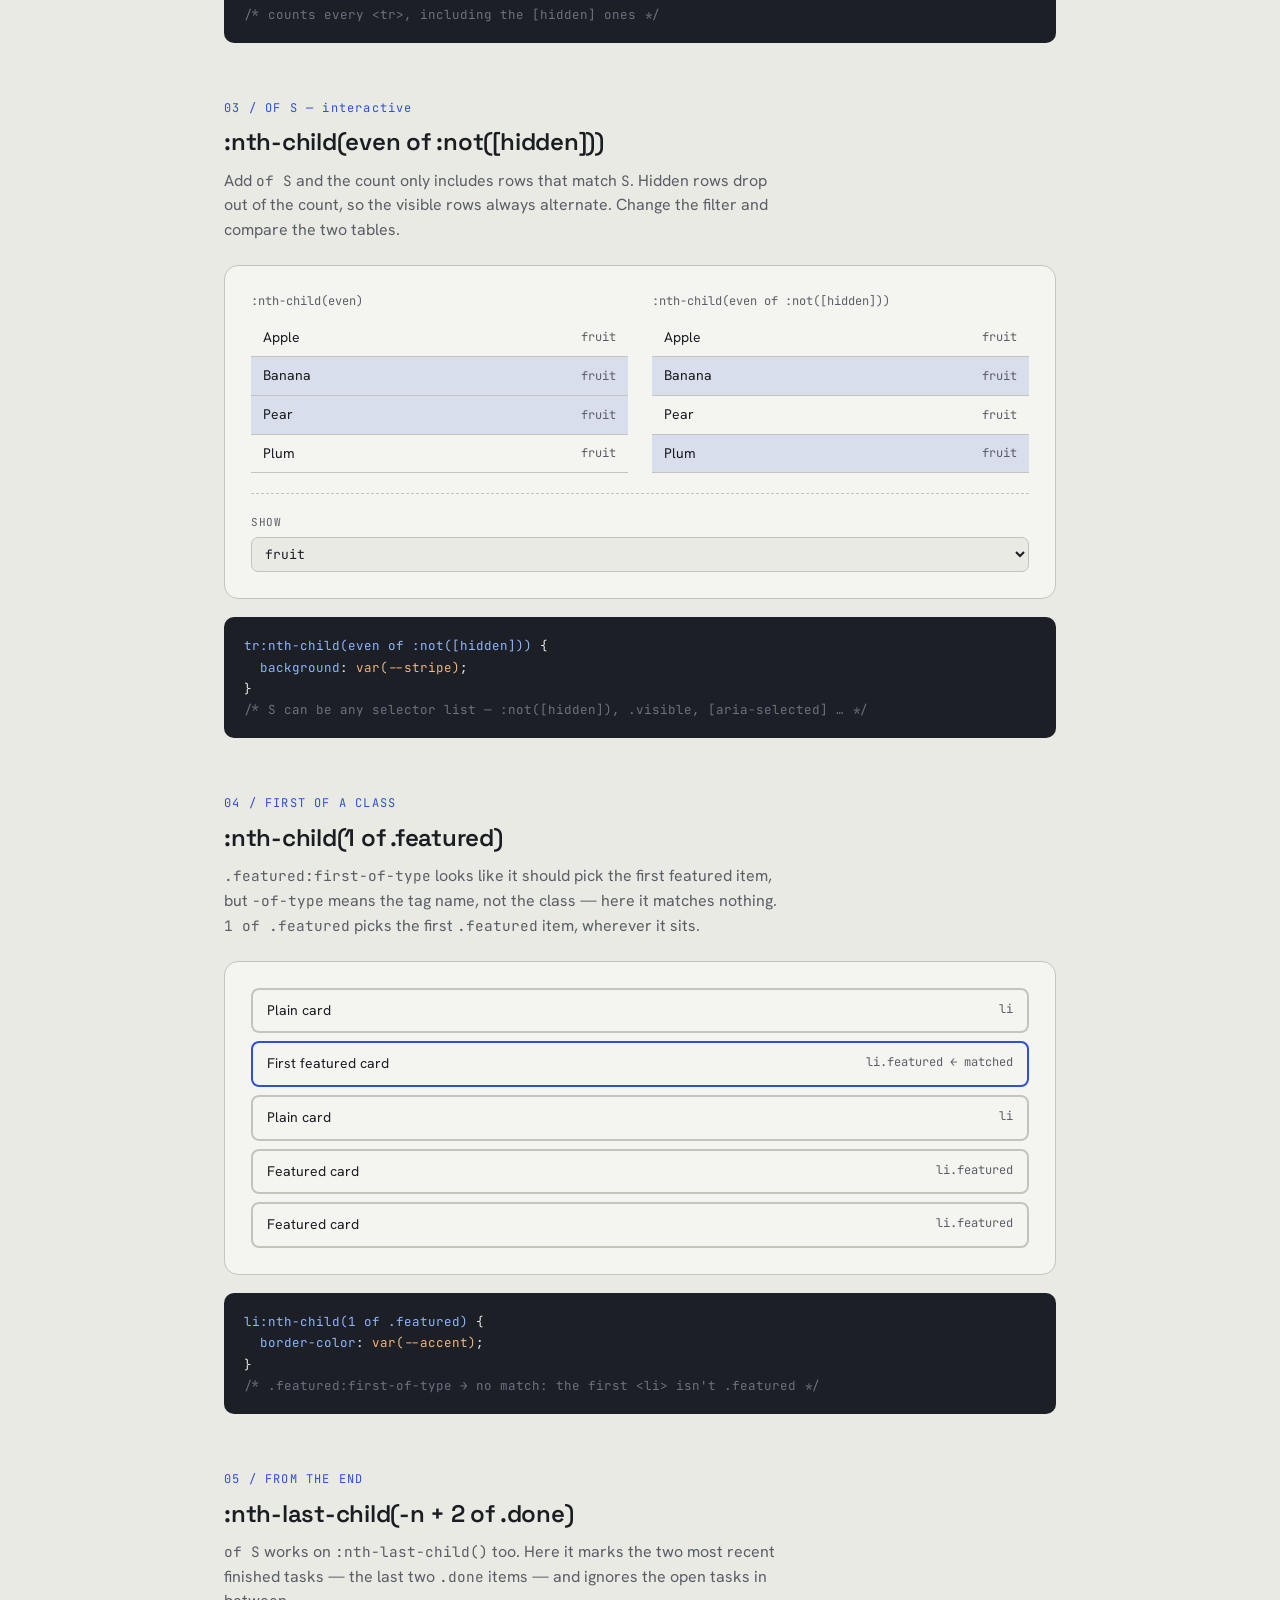
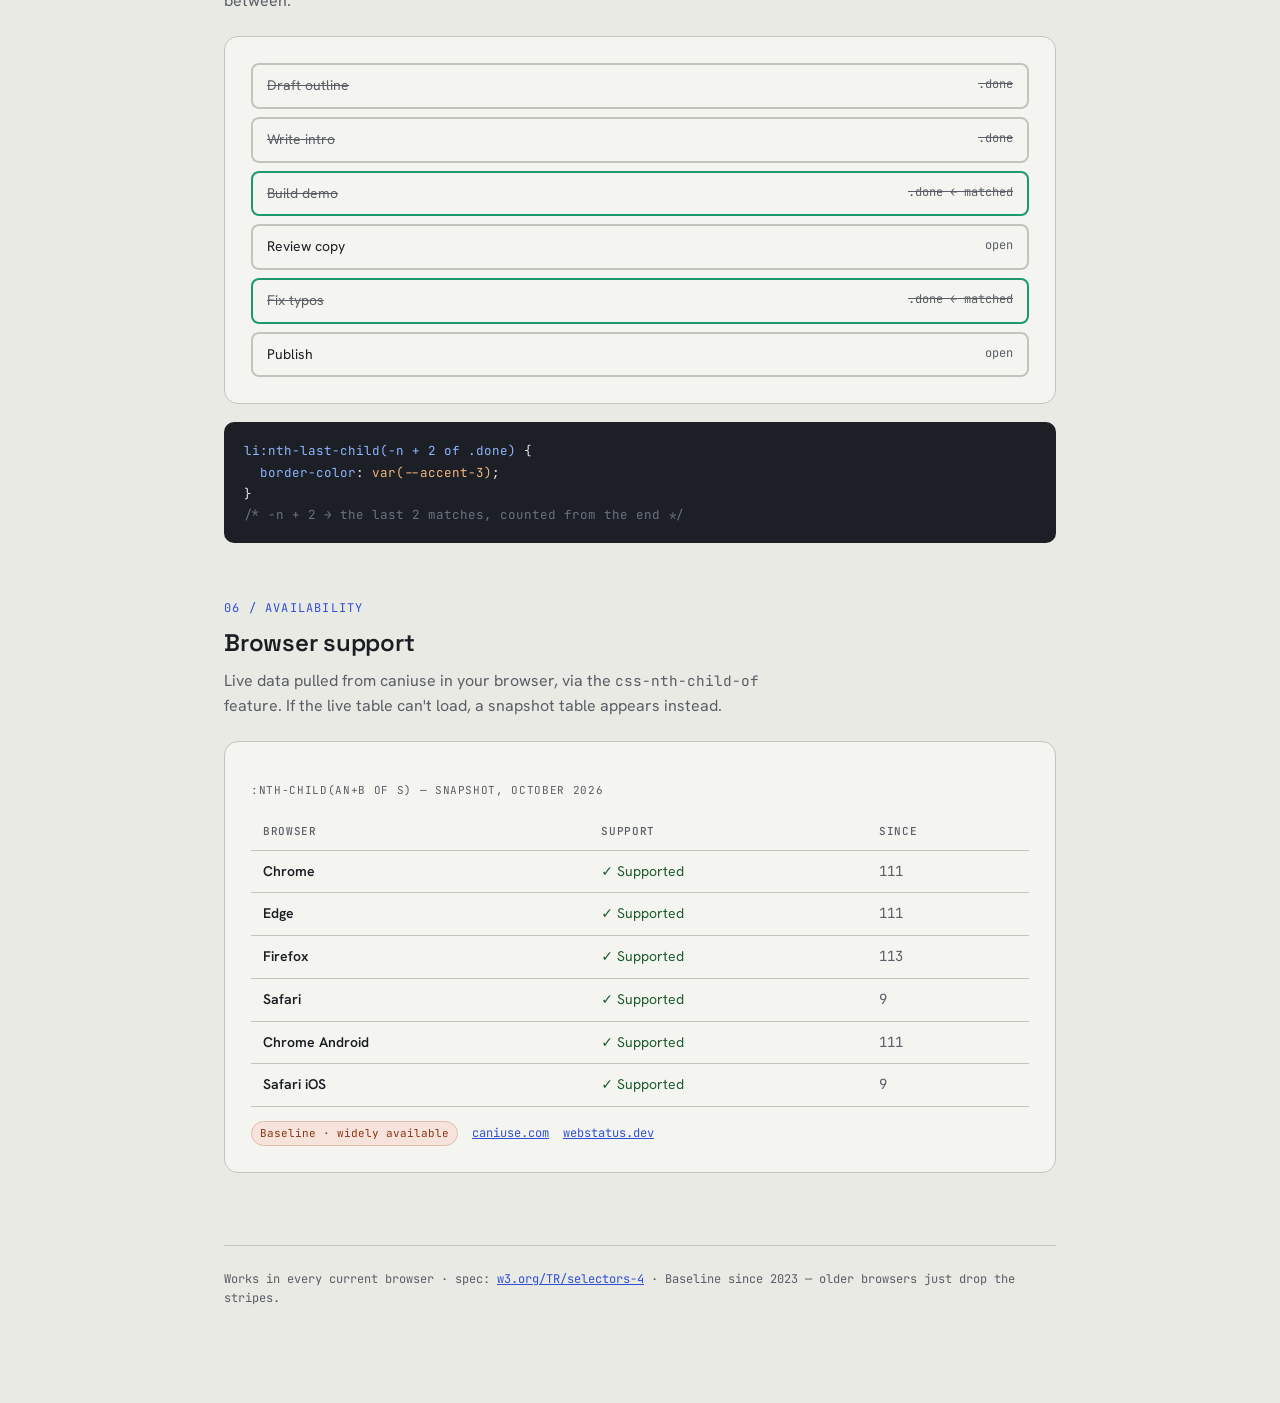
<file: nth-child-of-selector.html>
<!DOCTYPE html>
<html lang="en">
<head>
<meta charset="UTF-8">
<meta name="viewport" content="width=device-width, initial-scale=1.0">
<title>CSS :nth-child(An+B of S) — filtered counting</title>
<link rel="preconnect" href="https://fonts.googleapis.com">
<link rel="preconnect" href="https://fonts.gstatic.com" crossorigin>
<link href="https://fonts.googleapis.com/css2?family=Space+Grotesk:wght@400;500;600;700&family=Hanken+Grotesk:wght@400;500;600&family=JetBrains+Mono:wght@400;500&display=swap" rel="stylesheet">
<link rel="stylesheet" href="styles.css">
<script>document.documentElement.dataset.theme = localStorage.theme || (matchMedia('(prefers-color-scheme: dark)').matches ? 'dark' : 'light');</script>
<script src="theme.js" defer></script>
<script src="toc.js" defer></script>
<style>
  /* Feature-specific CSS for this demo only — shared palette, typography,
     masthead, specimen scaffolding, controls, code blocks, and the caniuse
     widget all live in styles.css. */

  /* ===== DEMOS 1-3 — striped tables ===== */
  .nth-table {
    --stripe: color-mix(in srgb, var(--accent) 14%, transparent);
    width: 100%; border-collapse: collapse; font-size: 14px;
  }
  .nth-table caption {
    text-align: left; padding-bottom: 8px;
    font-family: "JetBrains Mono", monospace; font-size: 12px; color: var(--ink-soft);
  }
  .nth-table td { padding: 8px 12px; border-bottom: 1px solid var(--line); }
  .nth-table td:last-child {
    font-family: "JetBrains Mono", monospace; font-size: 12px; color: var(--ink-soft); text-align: right;
  }
  .nth-table.plain tr:nth-child(even)                 { background: var(--stripe); }
  .nth-table.of-s  tr:nth-child(even of :not([hidden])) { background: var(--stripe); }
  .nth-pair {
    display: grid; grid-template-columns: repeat(auto-fit, minmax(240px, 1fr)); gap: 24px;
  }

  /* ===== DEMOS 4-5 — lists ===== */
  .nth-list {
    list-style: none; margin: 0; padding: 0; display: grid; gap: 8px;
  }
  .nth-list li {
    padding: 10px 14px; border-radius: 8px; border: 2px solid var(--line);
    font-size: 14px; display: flex; justify-content: space-between; gap: 12px;
  }
  .nth-list li span {
    font-family: "JetBrains Mono", monospace; font-size: 12px; color: var(--ink-soft);
  }
  .nth-list li:nth-child(1 of .featured)             { border-color: var(--accent); }
  .nth-list li.done                                  { color: var(--ink-soft); text-decoration: line-through; }
  .nth-list li:nth-last-child(-n + 2 of .done)       { border-color: var(--accent-3); }
</style>
</head>
<body>
<div class="wrap">

  <header>
    <p class="eyebrow"><a href="index.html">← All demos</a> · CSS Selectors · Level 4</p>
    <h1>Count only the rows that count.</h1>
    <p class="lede">
      <code>:nth-child(An+B of S)</code> counts only the siblings that match
      <code>S</code>, and skips the rest. Zebra stripes stay correct when a
      filter hides rows — no JS pass that re-adds an <code>.odd</code> class
      after every change.
    </p>
    <div id="support" class="support"></div>
  </header>

  <!-- ============ 1 ============ -->
  <section>
    <p class="num">01 / PLAIN STRIPES</p>
    <h2>:nth-child(even)</h2>
    <p class="desc">
      The classic zebra table. Every second row gets the stripe. This works
      fine while every row is on screen.
    </p>

    <div class="specimen">
      <table class="nth-table plain">
        <tbody>
          <tr><td>Apple</td><td>fruit</td></tr>
          <tr><td>Banana</td><td>fruit</td></tr>
          <tr><td>Carrot</td><td>veg</td></tr>
          <tr><td>Pear</td><td>fruit</td></tr>
          <tr><td>Leek</td><td>veg</td></tr>
          <tr><td>Kale</td><td>veg</td></tr>
        </tbody>
      </table>
    </div>

<pre><span class="k">tr:nth-child(even)</span> {
  <span class="k">background</span>: <span class="v">var(--stripe)</span>;
}</pre>
  </section>

  <!-- ============ 2 ============ -->
  <section>
    <p class="num">02 / THE BREAK — interactive</p>
    <h2>Hidden rows still count</h2>
    <p class="desc">
      Pick a filter. It sets <code>hidden</code> on the rows that don't match.
      <code>:nth-child(even)</code> still counts those hidden rows, so the
      stripes now land on the wrong rows — two shaded rows touch, or none.
    </p>

    <div class="specimen">
      <table class="nth-table plain" data-filter-by="d2-filter">
        <tbody></tbody>
      </table>

      <div class="controls">
        <div class="ctl">
          <label for="d2-filter">Show</label>
          <select id="d2-filter">
            <option value="">all</option>
            <option value="fruit" selected>fruit</option>
            <option value="veg">veg</option>
          </select>
        </div>
      </div>
    </div>

<pre><span class="k">tr:nth-child(even)</span> {
  <span class="k">background</span>: <span class="v">var(--stripe)</span>;
}
<span class="c">/* counts every &lt;tr&gt;, including the [hidden] ones */</span></pre>
  </section>

  <!-- ============ 3 ============ -->
  <section>
    <p class="num">03 / OF S — interactive</p>
    <h2>:nth-child(even of :not([hidden]))</h2>
    <p class="desc">
      Add <code>of S</code> and the count only includes rows that match
      <code>S</code>. Hidden rows drop out of the count, so the visible rows
      always alternate. Change the filter and compare the two tables.
    </p>

    <div class="specimen">
      <div class="nth-pair">
        <table class="nth-table plain" data-filter-by="d3-filter">
          <caption>:nth-child(even)</caption>
          <tbody></tbody>
        </table>
        <table class="nth-table of-s" data-filter-by="d3-filter">
          <caption>:nth-child(even of :not([hidden]))</caption>
          <tbody></tbody>
        </table>
      </div>

      <div class="controls">
        <div class="ctl">
          <label for="d3-filter">Show</label>
          <select id="d3-filter">
            <option value="">all</option>
            <option value="fruit" selected>fruit</option>
            <option value="veg">veg</option>
          </select>
        </div>
      </div>
    </div>

<pre><span class="k">tr:nth-child(even of :not([hidden]))</span> {
  <span class="k">background</span>: <span class="v">var(--stripe)</span>;
}
<span class="c">/* S can be any selector list — :not([hidden]), .visible, [aria-selected] … */</span></pre>
  </section>

  <!-- ============ 4 ============ -->
  <section>
    <p class="num">04 / FIRST OF A CLASS</p>
    <h2>:nth-child(1 of .featured)</h2>
    <p class="desc">
      <code>.featured:first-of-type</code> looks like it should pick the first
      featured item, but <code>-of-type</code> means the tag name, not the
      class — here it matches nothing. <code>1 of .featured</code> picks the
      first <code>.featured</code> item, wherever it sits.
    </p>

    <div class="specimen">
      <ul class="nth-list">
        <li>Plain card <span>li</span></li>
        <li class="featured">First featured card <span>li.featured ← matched</span></li>
        <li>Plain card <span>li</span></li>
        <li class="featured">Featured card <span>li.featured</span></li>
        <li class="featured">Featured card <span>li.featured</span></li>
      </ul>
    </div>

<pre><span class="k">li:nth-child(1 of .featured)</span> {
  <span class="k">border-color</span>: <span class="v">var(--accent)</span>;
}
<span class="c">/* .featured:first-of-type → no match: the first &lt;li&gt; isn't .featured */</span></pre>
  </section>

  <!-- ============ 5 ============ -->
  <section>
    <p class="num">05 / FROM THE END</p>
    <h2>:nth-last-child(-n + 2 of .done)</h2>
    <p class="desc">
      <code>of S</code> works on <code>:nth-last-child()</code> too. Here it
      marks the two most recent finished tasks — the last two
      <code>.done</code> items — and ignores the open tasks in between.
    </p>

    <div class="specimen">
      <ul class="nth-list">
        <li class="done">Draft outline <span>.done</span></li>
        <li class="done">Write intro <span>.done</span></li>
        <li class="done">Build demo <span>.done ← matched</span></li>
        <li>Review copy <span>open</span></li>
        <li class="done">Fix typos <span>.done ← matched</span></li>
        <li>Publish <span>open</span></li>
      </ul>
    </div>

<pre><span class="k">li:nth-last-child(-n + 2 of .done)</span> {
  <span class="k">border-color</span>: <span class="v">var(--accent-3)</span>;
}
<span class="c">/* -n + 2 → the last 2 matches, counted from the end */</span></pre>
  </section>

  <!-- ============ 6 ============ -->
  <section id="support-section">
    <p class="num">06 / AVAILABILITY</p>
    <h2>Browser support</h2>
    <p class="desc">
      Live data pulled from caniuse in your browser, via the
      <code>css-nth-child-of</code> feature. If the live table can't load, a
      snapshot table appears instead.
    </p>

    <div class="specimen">
      <!-- data-theme is set at load by loadCaniuse() below, matching the
           page's current light/dark theme. -->
      <p class="ciu-embed"
         data-feature="css-nth-child-of"
         data-past="2" data-future="1"></p>

      <div id="ciu-fallback" hidden>
        <table class="support-table">
          <caption>:nth-child(An+B of S) — snapshot, October 2026</caption>
          <thead>
            <tr><th>Browser</th><th>Support</th><th>Since</th></tr>
          </thead>
          <tbody>
            <tr><td>Chrome</td>        <td class="yes">✓ Supported</td> <td class="since">111</td></tr>
            <tr><td>Edge</td>          <td class="yes">✓ Supported</td> <td class="since">111</td></tr>
            <tr><td>Firefox</td>       <td class="yes">✓ Supported</td> <td class="since">113</td></tr>
            <tr><td>Safari</td>        <td class="yes">✓ Supported</td> <td class="since">9</td></tr>
            <tr><td>Chrome Android</td><td class="yes">✓ Supported</td> <td class="since">111</td></tr>
            <tr><td>Safari iOS</td>    <td class="yes">✓ Supported</td> <td class="since">9</td></tr>
          </tbody>
        </table>
      </div>

      <p class="ciu-note">
        <span class="badge">Baseline · widely available</span>
        <a href="https://caniuse.com/css-nth-child-of">caniuse.com</a>
        <a href="https://webstatus.dev/features/nth-child-of">webstatus.dev</a>
      </p>
    </div>
  </section>

  <footer>
    Works in every current browser · spec:
    <a href="https://www.w3.org/TR/selectors-4/#the-nth-child-pseudo">w3.org/TR/selectors-4</a> ·
    Baseline since 2023 — older browsers just drop the stripes.
  </footer>

</div>

<script>
  // ---- browser-support detection ----
  const banner = document.getElementById('support');
  const supported = CSS.supports('selector(:nth-child(1 of a))');
  if (supported) {
    banner.className = 'support ok';
    banner.innerHTML = '<b>✓ Your browser supports :nth-child(… of S).</b> Every specimen below is real, live CSS.';
  } else {
    banner.className = 'support no';
    banner.innerHTML = '<b>✗ This browser does not support :nth-child(… of S).</b> The "of S" specimens will render unstyled.';
  }

  // ---- demos 2-3: fill tables, filter rows by toggling [hidden] ----
  const ROWS = [
    ['Apple', 'fruit'], ['Banana', 'fruit'], ['Carrot', 'veg'], ['Pear', 'fruit'],
    ['Leek', 'veg'], ['Kale', 'veg'], ['Plum', 'fruit'], ['Onion', 'veg'],
  ];
  const filterBind = (selId) => {
    const s = document.getElementById(selId);
    const tables = document.querySelectorAll(`[data-filter-by="${selId}"] tbody`);
    tables.forEach(tb => {
      tb.innerHTML = ROWS.map(([name, cat]) =>
        `<tr data-cat="${cat}"><td>${name}</td><td>${cat}</td></tr>`).join('');
    });
    const apply = () => tables.forEach(tb =>
      tb.querySelectorAll('tr').forEach(tr => { tr.hidden = !!s.value && tr.dataset.cat !== s.value; }));
    s.addEventListener('change', apply);
    apply();
  };
  filterBind('d2-filter');
  filterBind('d3-filter');

  // ---- caniuse widget + graceful fallback ----
  (function loadCaniuse() {
    // ponytail: theme is read once at load, not re-synced on manual toggle —
    // the embed doesn't re-render for an attribute change after mount.
    document.querySelector('.ciu-embed').dataset.theme = document.documentElement.dataset.theme;
    const s = document.createElement('script');
    s.type = 'module';
    s.src = 'https://caniuse-embed.vercel.app/embed.js';
    s.onerror = revealFallback;
    document.body.appendChild(s);

    function revealFallback() {
      document.getElementById('ciu-fallback').hidden = false;
    }
    setTimeout(() => {
      const rendered = document.querySelector('.ciu-embed iframe');
      if (!rendered) revealFallback();
    }, 3500);
  })();
</script>
</body>
</html>
</file>
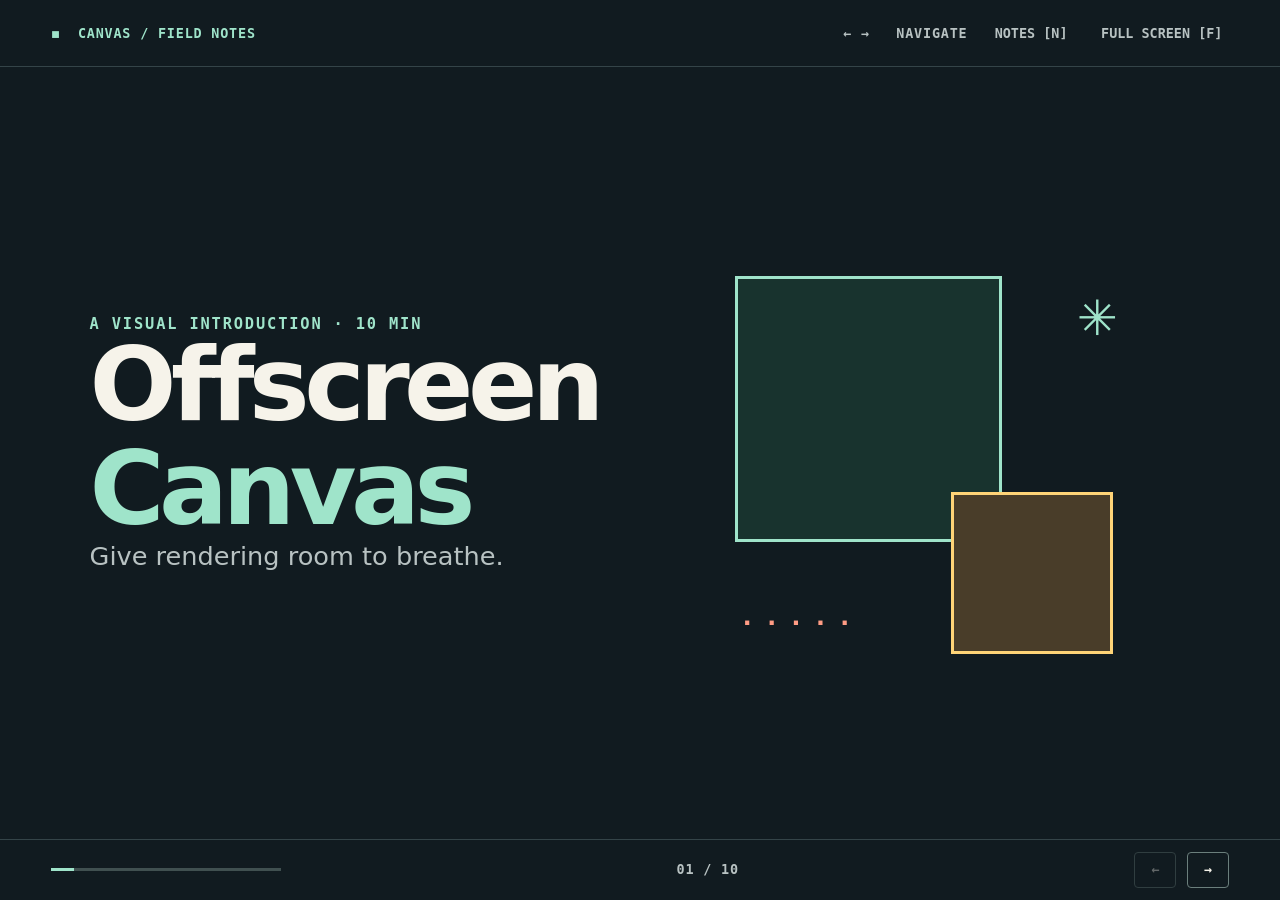
<file: offscreen-canvas.html>
<!doctype html>
<html lang="en">
<head>
<meta charset="utf-8">
<meta name="viewport" content="width=device-width, initial-scale=1">
<title>OffscreenCanvas — a visual introduction</title>
<style>
:root{color-scheme:dark;--ink:#f6f3ea;--muted:#b8c2c2;--bg:#111b20;--panel:#1b2b30;--line:#46595a;--mint:#9fe4ca;--gold:#ffd477;--coral:#ff9c84;--blue:#9ccdf5;--mono:ui-monospace,SFMono-Regular,Consolas,monospace;--sans:system-ui,-apple-system,"Segoe UI",sans-serif}
*{box-sizing:border-box}html,body{margin:0;min-height:100%;background:var(--bg);color:var(--ink);font-family:var(--sans)}body{overflow:hidden}button{font:inherit}button:focus-visible,a:focus-visible{outline:3px solid var(--gold);outline-offset:4px}button{cursor:pointer}.deck{height:100dvh;display:flex;flex-direction:column}.topbar,.footer{flex:none;display:flex;align-items:center;justify-content:space-between;padding:1.2rem 4vw;color:var(--muted);font:600 clamp(.72rem,1.05vw,.95rem) var(--mono);letter-spacing:.06em}.topbar{border-bottom:1px solid #344448}.brand{color:var(--mint)}.top-right{display:flex;gap:1.3rem;align-items:center}.quiet{border:0;background:none;color:inherit;padding:.4rem}.quiet:hover{color:var(--ink)}.slides{position:relative;flex:1;min-height:0}.slide{position:absolute;inset:0;display:flex;flex-direction:column;justify-content:center;padding:2vh 7vw 4vh;gap:clamp(1rem,2.3vh,2rem)}.slide[hidden]{display:none}.eyebrow{font:700 clamp(.8rem,1.2vw,1.1rem) var(--mono);letter-spacing:.12em;text-transform:uppercase;color:var(--mint);margin:0}.slide h1,.slide h2{margin:0;letter-spacing:-.055em;line-height:1.02;font-size:clamp(2.8rem,5.5vw,6.4rem);font-weight:750}.slide h1{font-size:clamp(4.2rem,8vw,9rem)}.slide h2 .accent,.accent{color:var(--mint)}.slide .sub{font-size:clamp(1.1rem,2vw,2.1rem);line-height:1.25;color:var(--muted);margin:0}.slide .bigline{font-size:clamp(1.5rem,3vw,3.1rem);line-height:1.2;margin:0}.visual{flex:0 1 auto;min-height:0}.footer{border-top:1px solid #344448;padding-top:.75rem;padding-bottom:.75rem}.nav{display:flex;gap:.65rem;align-items:center}.nav button,.action{border:1px solid #6b7f7c;border-radius:4px;color:var(--ink);background:transparent;padding:.6rem 1rem}.nav button:hover,.action:hover{background:#31443f}.nav button:disabled{opacity:.35;cursor:default}.progress{width:min(18vw,230px);height:3px;background:#405050}.progress span{display:block;height:100%;background:var(--mint);transition:width .2s}.note{position:fixed;z-index:5;right:3vw;bottom:5rem;width:min(38rem,90vw);max-height:65vh;overflow:auto;background:#f6f3ea;color:#172521;padding:1.5rem 1.8rem;box-shadow:0 12px 50px #0009;font-size:1.05rem;line-height:1.55}.note[hidden]{display:none}.note h3{margin:0 0 .6rem;font:700 1rem var(--mono);text-transform:uppercase}.note p{margin:0}.note a{color:#10584c}.sr-only{position:absolute;width:1px;height:1px;overflow:hidden;clip:rect(0,0,0,0);white-space:nowrap}
.cover{display:grid;grid-template-columns:1fr 1fr;align-items:center;gap:4vw}.cover h1 span{display:block}.cover-art{position:relative;width:min(32vw,470px);aspect-ratio:1;margin:auto}.cover-art .square{position:absolute;border:3px solid var(--mint);width:65%;height:65%;top:9%;left:3%;background:#18332e}.cover-art .square:after{content:"";position:absolute;width:60%;height:60%;border:3px solid var(--gold);right:-44%;bottom:-44%;background:#493d29}.cover-art .cross{position:absolute;right:4%;top:9%;color:var(--mint);font:500 clamp(2rem,5vw,5rem) var(--mono)}.cover-art .dots{position:absolute;left:4%;bottom:3%;font:700 clamp(1rem,2vw,2rem) var(--mono);color:var(--coral);letter-spacing:.35em}
.lane-area{display:grid;gap:1.4rem;margin-top:1vh}.lane{display:grid;grid-template-columns:minmax(9rem,16vw) 1fr;align-items:center;gap:1.5rem}.lane-label{font:700 clamp(1rem,1.5vw,1.6rem) var(--mono);color:var(--muted)}.track{display:flex;align-items:center;gap:.6rem;min-height:clamp(5rem,10vh,8rem);padding:.6rem;border-top:2px solid var(--line);border-bottom:2px solid var(--line);overflow:hidden}.task{display:flex;align-items:center;justify-content:center;padding:.7rem 1rem;min-width:clamp(5.5rem,12vw,13rem);min-height:4rem;color:#14211e;background:var(--mint);font-weight:750;font-size:clamp(1rem,1.5vw,1.6rem);text-align:center}.task.draw{background:var(--coral);min-width:clamp(9rem,24vw,27rem)}.task.click{background:var(--gold)}.track .tiny-arrow{color:var(--muted);font-size:2rem}.flow{display:flex;align-items:center;justify-content:space-between;gap:2vw;margin:1vh 0}.flow-item{display:flex;flex-direction:column;align-items:center;gap:1rem;text-align:center;flex:1;min-width:0}.flow-icon{width:clamp(7rem,15vw,15rem);height:clamp(6rem,14vw,13rem);border:3px solid var(--mint);display:grid;place-items:center;color:var(--mint);font:700 clamp(2rem,4vw,4rem) var(--mono);position:relative}.flow-icon.gold{border-color:var(--gold);color:var(--gold)}.flow-icon.coral{border-color:var(--coral);color:var(--coral)}.flow-icon:before{content:"";position:absolute;left:0;right:0;top:20%;border-top:2px solid currentColor;opacity:.7}.flow-item strong{font-size:clamp(1.1rem,1.7vw,1.8rem)}.flow-item small{font:500 clamp(.75rem,1vw,1rem) var(--mono);color:var(--muted)}.arrow{font-size:clamp(2.2rem,4vw,4rem);color:var(--gold);flex:none}.callout{border-left:5px solid var(--gold);padding-left:1rem;color:var(--ink);font-size:clamp(1.15rem,1.8vw,1.8rem);margin:0}.thread-grid{display:grid;grid-template-columns:1fr 1fr;gap:3vw}.thread-block{border-top:3px solid var(--mint);padding-top:1rem}.thread-block.worker{border-color:var(--gold)}.thread-block h3{font:700 clamp(1rem,1.35vw,1.4rem) var(--mono);margin:0 0 1rem;color:var(--mint)}.thread-block.worker h3{color:var(--gold)}pre{margin:0;white-space:pre-wrap;overflow-wrap:anywhere;font:500 clamp(1rem,1.8vw,1.9rem)/1.65 var(--mono);color:var(--ink)}code .c{color:var(--muted)}code .v{color:var(--gold)}code .m{color:var(--mint)}
.demo-layout{display:grid;grid-template-columns:1.35fr 1fr;gap:3vw;align-items:center}.chart-shell{position:relative;border:2px solid #70817e;background:#142427;aspect-ratio:1.8;min-height:12rem}.chart-shell canvas{width:100%;height:100%;position:absolute;inset:0}.chart-shell canvas[hidden]{display:none}.demo-side{display:flex;flex-direction:column;gap:1rem;align-items:flex-start}.switches{display:flex;gap:.6rem;flex-wrap:wrap}.switches button{padding:.8rem 1.1rem;border:2px solid #7c918a;color:var(--ink);background:transparent;font-size:clamp(1rem,1.4vw,1.4rem);font-weight:700}.switches button[aria-pressed=true]{color:#14211e;background:var(--mint);border-color:var(--mint)}.demo-side p{margin:0;color:var(--muted);font-size:clamp(1rem,1.4vw,1.4rem);line-height:1.35}.demo-side .action{background:var(--gold);border-color:var(--gold);color:#20231c;font-size:clamp(1.05rem,1.6vw,1.6rem);font-weight:750}.demo-status{min-height:1.6em;color:var(--ink)!important}.pulse{display:inline-block;width:.8em;height:.8em;border-radius:50%;background:var(--mint);margin-right:.4em;vertical-align:middle}.pulse.beat{transform:scale(.65);background:var(--gold)}.examples{display:grid;grid-template-columns:repeat(3,1fr);gap:4vw}.example{border-top:3px solid var(--mint);padding-top:1.2rem}.example:nth-child(2){border-color:var(--gold)}.example:nth-child(3){border-color:var(--coral)}.example .symbol{font:700 clamp(3.5rem,6vw,6rem) var(--mono);height:1.4em;color:var(--mint)}.example:nth-child(2) .symbol{color:var(--gold)}.example:nth-child(3) .symbol{color:var(--coral)}.example h3{font-size:clamp(1.4rem,2.2vw,2.4rem);margin:.3rem 0}.example p{font-size:clamp(1rem,1.35vw,1.35rem);line-height:1.4;color:var(--muted);margin:0}.gotchas{display:grid;grid-template-columns:1fr 1fr;gap:1.2rem 4vw}.gotcha{display:flex;gap:1rem;align-items:center;border-top:1px solid var(--line);padding-top:1rem;font-size:clamp(1.2rem,1.8vw,1.9rem);font-weight:650}.gotcha b{font:700 clamp(2rem,3vw,3rem) var(--mono);color:var(--gold)}.decision{display:grid;grid-template-columns:1fr 1fr;gap:4vw}.choice{border-top:4px solid var(--mint);padding-top:1.4rem}.choice:nth-child(2){border-color:var(--gold)}.choice strong{display:block;font-size:clamp(1.8rem,3.3vw,3.5rem);line-height:1.08}.choice p{font-size:clamp(1.2rem,1.7vw,1.7rem);color:var(--muted);line-height:1.35}.keycap{border:1px solid #73827d;border-radius:3px;padding:.15rem .4rem}
@media(max-width:700px){body{overflow:auto}.deck{min-height:100dvh;height:auto}.slides{min-height:calc(100dvh - 125px)}.slide{position:relative;min-height:calc(100dvh - 125px);padding:2rem 6vw}.cover{grid-template-columns:1fr}.cover-art{width:35vw;max-height:20vh}.flow{gap:1vw}.flow-icon{width:21vw;height:18vw}.flow-item strong{font-size:.95rem}.flow-item small{font-size:.7rem}.arrow{font-size:1.6rem}.lane{grid-template-columns:1fr;gap:.4rem}.track{min-height:4rem}.task{min-width:5rem;min-height:3rem;padding:.4rem;font-size:.85rem}.task.draw{min-width:8rem}.thread-grid,.demo-layout{grid-template-columns:1fr}.demo-layout{gap:1rem}.chart-shell{min-height:9rem;max-height:25vh}.examples{gap:3vw}.example p{font-size:.8rem}.example h3{font-size:1rem}.gotcha{font-size:1rem}.footer{position:sticky;bottom:0;background:var(--bg)}.top-right .shortcut{display:none}.progress{display:none}pre{font-size:clamp(.75rem,3vw,1rem);line-height:1.4}.note{bottom:4rem}.sub{font-size:1rem!important}}
@media(prefers-reduced-motion:reduce){*,*:before,*:after{animation-duration:.01ms!important;animation-iteration-count:1!important;transition-duration:.01ms!important}}
@keyframes move-arrow{0%,100%{transform:translateX(0);opacity:.65}50%{transform:translateX(.45rem);opacity:1}}
@keyframes draw-work{0%,100%{filter:brightness(.88)}50%{filter:brightness(1.12)}}
.slide:not([hidden]) .arrow{animation:move-arrow 1.8s ease-in-out infinite}.slide:not([hidden]) .task.draw{animation:draw-work 2s ease-in-out infinite}
.bitmap-route{display:flex;align-items:center;justify-content:center;gap:clamp(.6rem,2vw,2rem);font-weight:750;font-size:clamp(1.1rem,2vw,2rem);text-align:center}.bitmap-route .arrow{font-size:clamp(1.6rem,3vw,3rem)}.bitmap-route span:nth-child(3){color:var(--gold);font-family:var(--mono)}.bitmap-code pre{font-size:clamp(.9rem,1.45vw,1.55rem);line-height:1.5}
@media(max-width:700px){.bitmap-route{font-size:clamp(.8rem,3vw,1.1rem)}.bitmap-code pre{font-size:clamp(.72rem,2.9vw,1rem)}}
/* Code blocks retain their full height and preserve line breaks on short screens. */
.slide.code-slide{justify-content:safe center;overflow-y:auto;gap:clamp(.65rem,1.5vh,1.25rem)}
.code-slide h2{font-size:clamp(2.2rem,min(5.5vw,8vh),6.4rem)}
.code-slide .visual{flex:0 0 auto;min-height:auto}
.code-slide .thread-block{min-width:0}
.code-slide pre{white-space:pre;overflow-x:auto;overflow-wrap:normal;font-size:clamp(.8rem,min(1.45vw,2.5vh),1.55rem);line-height:1.4}
@media(max-width:700px){.code-slide pre{font-size:clamp(.65rem,2.9vw,1rem)}}
.bitmap-live{display:grid;grid-template-columns:1.3fr 1fr;gap:3vw;align-items:center}.bitmap-live .chart-shell{aspect-ratio:2;min-height:10rem}.bitmap-live .demo-side{gap:.8rem}.bitmap-count{font:700 clamp(1rem,1.5vw,1.5rem) var(--mono);color:var(--mint)}
.responsiveness{width:100%;border-top:1px solid var(--line);padding-top:.7rem}.responsiveness-track{position:relative;height:1.4rem;margin:.35rem 0 .6rem;border-bottom:2px solid var(--line)}.responsiveness-marker{position:absolute;left:2%;bottom:-.45rem;width:1rem;height:1rem;border-radius:50%;background:var(--mint);transform:translateX(-50%)}.demo-side .responsiveness-rate{color:var(--ink);font-weight:700;font-size:clamp(1rem,1.5vw,1.5rem)}
#demo-slide{justify-content:safe center;overflow-y:auto}#demo-slide .visual{flex:0 0 auto;min-height:auto}
@media(max-width:700px){.bitmap-live{grid-template-columns:1fr;gap:1rem}.bitmap-live .chart-shell{max-height:23vh;min-height:8rem}}
</style>
</head>
<body>
<div class="deck">
  <header class="topbar"><span class="brand">◼ &nbsp;CANVAS / FIELD NOTES</span><div class="top-right"><span class="shortcut">← → &nbsp; NAVIGATE</span><button class="quiet" id="notes-button" aria-expanded="false" aria-controls="notes">NOTES [N]</button><button class="quiet" id="fullscreen" aria-label="Toggle full screen">FULL SCREEN [F]</button></div></header>
  <main class="slides" id="slides" aria-live="polite">
    <section class="slide" data-notes="Introduce the question: what does OffscreenCanvas add to the regular canvas? Over the next ten minutes, follow the work from the main thread to a worker. Timing: 30 seconds.">
      <div class="cover"><div><p class="eyebrow">A visual introduction · 10 min</p><h1><span>Offscreen</span><span class="accent">Canvas</span></h1><p class="sub">Give rendering room to breathe.</p></div><div class="cover-art" aria-hidden="true"><div class="square"></div><div class="cross">✳</div><div class="dots">·····</div></div></div>
    </section>
    <section class="slide" hidden data-notes="A page's main thread handles JavaScript, input, and much of the work needed to update the interface. A long rendering task can delay a click. The exact scheduling is more complicated than this simplified queue, but the competition for main-thread time is the key point. Timing: 55 seconds.">
      <p class="eyebrow">01 / The problem</p><h2>One thread. <span class="accent">A lot to do.</span></h2>
      <div class="lane-area visual" role="img" aria-label="Main thread: a long drawing task delays a click behind it."><div class="lane"><div class="lane-label">MAIN THREAD</div><div class="track"><span class="task">layout</span><span class="task draw">draw chart</span><span class="task click">click</span><span class="tiny-arrow">→</span></div></div></div>
      <p class="callout">Long work can delay interaction.</p>
    </section>
    <section class="slide" hidden data-notes="A normal canvas can exist without being inserted into the DOM. You can draw a background once and copy it onto a visible canvas using drawImage. You can also export it with toBlob. None of that moves the work off the main thread. Timing: 55 seconds.">
      <p class="eyebrow">02 / A familiar trick</p><h2>A hidden canvas <span class="accent">already works</span></h2>
      <div class="flow visual" role="img" aria-label="A regular hidden canvas draws a background, then copies it to the visible canvas, all on the main thread."><div class="flow-item"><div class="flow-icon">▧</div><strong>Hidden canvas</strong><small>draw once</small></div><div class="arrow">→</div><div class="flow-item"><div class="flow-icon gold">⧉</div><strong>drawImage()</strong><small>copy pixels</small></div><div class="arrow">→</div><div class="flow-item"><div class="flow-icon coral">▥</div><strong>Visible canvas</strong><small>main thread</small></div></div>
      <p class="callout">Offscreen doesn’t automatically mean “in a worker.”</p>
    </section>
    <section class="slide" hidden data-notes="OffscreenCanvas can be created on the main thread or transferred to a worker. The important capability is that the worker can own the canvas and issue drawing commands. A visible canvas can act as its placeholder; its image is updated by the browser. Worker rendering may help responsiveness, but it does not guarantee higher frame rates. Timing: 65 seconds.">
      <p class="eyebrow">03 / The difference</p><h2>Move drawing <span class="accent">to a worker</span></h2>
      <div class="lane-area visual" role="img" aria-label="The main thread handles interface work while a worker draws into a canvas displayed on the page."><div class="lane"><div class="lane-label">MAIN THREAD</div><div class="track"><span class="task">layout</span><span class="task click">click</span><span class="task">input</span></div></div><div class="lane"><div class="lane-label">WORKER</div><div class="track"><span class="task draw">draw chart</span><span class="tiny-arrow">→</span><span class="task">canvas</span></div></div></div>
      <p class="callout">Rendering and interaction can make progress separately.</p>
    </section>
    <section class="slide" hidden data-notes="Walk through the ownership transfer. First transfer control of the HTML canvas before getting a context. Then send the OffscreenCanvas to the worker using postMessage and the transfer list. The worker gets the context and draws; the browser updates the visible placeholder. Timing: 65 seconds.">
      <p class="eyebrow">04 / The journey</p><h2>Canvas → <span class="accent">worker</span></h2>
      <div class="flow visual" role="img" aria-label="A visible canvas is transferred to an OffscreenCanvas, sent to the worker, and drawn by that worker."><div class="flow-item"><div class="flow-icon">▥</div><strong>Page canvas</strong><small>&lt;canvas&gt;</small></div><div class="arrow">→</div><div class="flow-item"><div class="flow-icon gold">⇥</div><strong>Transfer</strong><small>postMessage</small></div><div class="arrow">→</div><div class="flow-item"><div class="flow-icon coral">⚙</div><strong>Worker draws</strong><small>getContext('2d')</small></div></div>
      <p class="callout">The page’s canvas displays the worker’s drawing.</p>
    </section>
    <section class="slide code-slide" hidden data-notes="Read the minimal code from left to right. transferControlToOffscreen must happen before calling getContext on the HTML canvas. The second postMessage argument transfers ownership. In the worker, get the 2D context and draw. The browser updates the placeholder automatically; no commit call is needed. Timing: 70 seconds. Source: https://developer.mozilla.org/en-US/docs/Web/API/HTMLCanvasElement/transferControlToOffscreen">
      <p class="eyebrow">05 / The code</p><h2>Three steps to <span class="accent">draw</span></h2>
      <div class="thread-grid visual"><div class="thread-block"><h3>MAIN THREAD</h3><pre><code><span class="c">// 1. Transfer control</span>
<span class="v">const</span> offscreen = canvas
  .<span class="m">transferControlToOffscreen</span>();

<span class="c">// 2. Transfer ownership</span>
worker.<span class="m">postMessage</span>(offscreen,
  [offscreen]);</code></pre></div><div class="thread-block worker"><h3>WORKER</h3><pre><code><span class="c">// 3. Draw</span>
onmessage = ({ data }) =&gt; {
  <span class="v">const</span> ctx = data
    .<span class="m">getContext</span>("2d");
  ctx.<span class="m">fillRect</span>(0, 0, 100, 100);
};</code></pre></div></div>
    </section>
    <section class="slide" id="demo-slide" hidden data-notes="Start with main-thread mode, then switch to worker mode. Each chart frame deliberately simulates about 160 milliseconds of CPU work in the selected thread. Watch the dot and the main-thread animation callbacks per second: the dot should stutter and the callback rate should drop in main-thread mode, while the UI should update more smoothly in worker mode. The chart runs the same workload in both cases, so it may animate slowly in both. Press Test interaction to demonstrate that the main thread must also process input. This is an exaggerated illustration, not a benchmark or a guarantee of performance; results vary by browser, device, and background-tab throttling. Worker mode requires OffscreenCanvas and worker requestAnimationFrame support. Timing: 80 seconds.">
      <p class="eyebrow">06 / Live comparison</p><h2>Where does the <span class="accent">work run?</span></h2>
      <div class="demo-layout visual"><div class="chart-shell"><canvas id="main-chart" width="900" height="500" aria-label="Animated chart rendered on the main thread"></canvas><canvas id="worker-chart" width="900" height="500" aria-label="Animated chart rendered in a worker" hidden></canvas></div><div class="demo-side"><div class="switches" role="group" aria-label="Rendering mode"><button id="main-mode" aria-pressed="false">Main thread</button><button id="worker-mode" aria-pressed="false">Worker</button></div><p>Same simulated 160 ms of work per chart frame.</p><button class="action" id="test-click">Test interaction</button><p class="demo-status" id="demo-status" role="status">Select a mode to start.</p><div class="responsiveness"><p>Main-thread animation</p><div class="responsiveness-track" aria-hidden="true"><span class="responsiveness-marker" id="responsiveness-marker"></span></div><p class="responsiveness-rate"><span id="ui-rate">—</span> callbacks / second</p></div></div></div>
    </section>
    <section class="slide code-slide" hidden data-notes="These snippets show the essential image-transfer steps used by the live example on the next slide. The worker creates its OffscreenCanvas and context once, then draws the background and moving square for each frame. It sends the ImageBitmap as a message with type frame. The main thread draws and closes the bitmap, then sends next so the worker can render another frame. Error handling, initial setup, and the frame counter are omitted for readability. The snippets assume a worker has been created and the visible canvas's 2D context is available as ctx. transferToImageBitmap replaces the offscreen canvas's image with a blank one, so the worker redraws the full frame. Timing: 45 seconds. Source: https://developer.mozilla.org/en-US/docs/Web/API/OffscreenCanvas/transferToImageBitmap">
      <p class="eyebrow">07 / Independent canvas</p><h2>Send the <span class="accent">image back</span></h2>
      <div class="bitmap-route visual" role="img" aria-label="A worker draws on an independent OffscreenCanvas, transfers an ImageBitmap, and the main thread draws it on the visible canvas."><span>Worker canvas</span><span class="arrow" aria-hidden="true">→</span><span>ImageBitmap</span><span class="arrow" aria-hidden="true">→</span><span>Page canvas</span></div>
      <div class="thread-grid bitmap-code visual"><div class="thread-block worker"><h3>WORKER</h3><pre><code><span class="v">const</span> canvas = <span class="v">new</span> OffscreenCanvas(600, 300);
<span class="v">const</span> ctx = canvas.<span class="m">getContext</span>("2d");
<span class="c">// Draw the moving square and background</span>
<span class="v">const</span> bitmap = canvas.<span class="m">transferToImageBitmap</span>();
<span class="m">postMessage</span>({ type: "frame", bitmap }, [bitmap]);</code></pre></div><div class="thread-block"><h3>MAIN THREAD</h3><pre><code>worker.onmessage = ({ data }) =&gt; {
  <span class="v">if</span> (data.type !== "frame") <span class="v">return</span>;
  ctx.<span class="m">drawImage</span>(data.bitmap, 0, 0);
  data.bitmap.<span class="m">close</span>();
  worker.<span class="m">postMessage</span>("next");
};</code></pre></div></div>
      <p class="callout">No connected canvas: transfer the image yourself.</p>
    </section>
    <section class="slide" id="bitmap-slide" hidden data-notes="This is a working version of the independent canvas example from the previous slide. Press Start. The worker creates its own OffscreenCanvas and renders an image. It transfers an ImageBitmap to the main thread, where drawImage displays it on an ordinary canvas and close releases it. The main thread acknowledges each frame before the worker renders the next one, preventing an unbounded queue. transferToImageBitmap replaces the image with a blank one, so the worker redraws the full frame each time. The counter tracks images received, not a performance benchmark. Press Stop, or leave the slide, to terminate the worker. Timing: 50 seconds.">
      <p class="eyebrow">08 / Live image transfer</p><h2>A frame’s <span class="accent">journey</span></h2>
      <div class="bitmap-route visual" role="img" aria-label="An independent worker canvas sends an ImageBitmap to the main thread for display."><span>Worker canvas</span><span class="arrow" aria-hidden="true">→</span><span>ImageBitmap</span><span class="arrow" aria-hidden="true">→</span><span>Page canvas</span></div>
      <div class="bitmap-live visual"><div class="chart-shell"><canvas id="bitmap-display" width="600" height="300" aria-label="Image rendered by a worker and displayed on the main thread"></canvas></div><div class="demo-side"><button class="action" id="bitmap-toggle" aria-pressed="false">Start example</button><p class="bitmap-count">Images received: <span id="bitmap-count">0</span></p><p id="bitmap-status" role="status">Ready to render in the worker.</p></div></div>
      <p class="callout">Worker draws. Main thread displays.</p>
    </section>
    <section class="slide" hidden data-notes="Close with the decision. If a regular canvas meets the need and the page stays responsive, keep the simpler approach. If profiling shows rendering is causing main-thread delays, consider moving it to a worker with OffscreenCanvas. Measure the result, including communication overhead. Invite questions. Timing: 50 seconds.">
      <p class="eyebrow">09 / The choice</p><h2>Choose for the <span class="accent">problem</span></h2>
      <div class="decision visual"><div class="choice"><strong>Regular canvas</strong><p>Simple drawing<br>Responsive page</p></div><div class="choice"><strong>OffscreenCanvas<br>+ worker</strong><p>Rendering causes<br>main-thread delays</p></div></div>
      <p class="callout">Measure responsiveness. Then choose.</p>
    </section>
  </main>
  <aside class="note" id="notes" hidden aria-label="Speaker notes"><h3>Speaker notes</h3><p id="note-text"></p></aside>
  <footer class="footer"><div class="progress" aria-hidden="true"><span id="progress"></span></div><div id="counter">01 / 10</div><nav class="nav" aria-label="Slide navigation"><button id="previous" aria-label="Previous slide">←</button><button id="next" aria-label="Next slide">→</button></nav></footer>
</div>
<script>
(() => {
  const slides = [...document.querySelectorAll('.slide')];
  const prev = document.querySelector('#previous'), next = document.querySelector('#next');
  const counter = document.querySelector('#counter'), progress = document.querySelector('#progress');
  const notes = document.querySelector('#notes'), notesButton = document.querySelector('#notes-button');
  const mainCanvas = document.querySelector('#main-chart'), workerCanvas = document.querySelector('#worker-chart');
  const demoIndex = slides.indexOf(document.querySelector('#demo-slide'));
  const bitmapIndex = slides.indexOf(document.querySelector('#bitmap-slide'));
  const bitmapCanvas = document.querySelector('#bitmap-display'), bitmapButton = document.querySelector('#bitmap-toggle');
  const bitmapCount = document.querySelector('#bitmap-count'), bitmapStatus = document.querySelector('#bitmap-status');
  const mainButton = document.querySelector('#main-mode'), workerButton = document.querySelector('#worker-mode');
  const status = document.querySelector('#demo-status');
  const marker = document.querySelector('#responsiveness-marker'), uiRate = document.querySelector('#ui-rate');
  const reducedMotion = matchMedia('(prefers-reduced-motion: reduce)').matches;
  let current = 0, mode = null, mainFrame = 0, heartbeat = 0, worker = null, workerReady = false, clickCount = 0;
  let bitmapWorkerInstance = null, receivedFrames = 0, uiWindowStart = null, uiCallbacks = 0;

  function showSlide(index) {
    index = Math.max(0, Math.min(slides.length - 1, index));
    if (current === demoIndex && index !== demoIndex) stopDemo();
    if (current === bitmapIndex && index !== bitmapIndex) stopBitmapExample();
    current = index;
    slides.forEach((slide, i) => { slide.hidden = i !== current; });
    counter.textContent = `${String(current + 1).padStart(2, '0')} / ${String(slides.length).padStart(2, '0')}`;
    progress.style.width = `${(current + 1) / slides.length * 100}%`;
    prev.disabled = current === 0; next.disabled = current === slides.length - 1;
    document.querySelector('#note-text').textContent = slides[current].dataset.notes;
    history.replaceState(null, '', `#${current + 1}`);
    if (current === demoIndex && !mode) status.textContent = 'Select a mode to start.';
  }
  function toggleNotes() { notes.hidden = !notes.hidden; notesButton.setAttribute('aria-expanded', String(!notes.hidden)); }
  prev.addEventListener('click', () => showSlide(current - 1));
  next.addEventListener('click', () => showSlide(current + 1));
  notesButton.addEventListener('click', toggleNotes);
  document.querySelector('#fullscreen').addEventListener('click', async () => {
    try { if (document.fullscreenElement) await document.exitFullscreen(); else await document.documentElement.requestFullscreen(); }
    catch { /* The presentation remains usable without full screen. */ }
  });
  window.addEventListener('keydown', event => {
    if (event.altKey || event.ctrlKey || event.metaKey || /^(INPUT|TEXTAREA|SELECT)$/.test(event.target.tagName)) return;
    if (event.key === ' ' && event.target.tagName === 'BUTTON') return;
    if (event.key === 'ArrowRight' || event.key === 'PageDown' || event.key === ' ') { event.preventDefault(); showSlide(current + 1); }
    else if (event.key === 'ArrowLeft' || event.key === 'PageUp') { event.preventDefault(); showSlide(current - 1); }
    else if (event.key.toLowerCase() === 'n') toggleNotes();
    else if (event.key.toLowerCase() === 'f') document.querySelector('#fullscreen').click();
  });

  // This function is shared as source with the worker so both modes draw the same scene.
  function renderChart(ctx, time) {
    const w = ctx.canvas.width, h = ctx.canvas.height;
    ctx.fillStyle = '#142427'; ctx.fillRect(0, 0, w, h);
    ctx.strokeStyle = '#344e4d'; ctx.lineWidth = 2;
    for (let y = 80; y < h; y += 90) { ctx.beginPath(); ctx.moveTo(45, y); ctx.lineTo(w - 45, y); ctx.stroke(); }
    ctx.beginPath(); ctx.strokeStyle = '#9fe4ca'; ctx.lineWidth = 7;
    for (let x = 45; x <= w - 45; x += 4) {
      const y = h * .58 + Math.sin(x / 105 + time / 900) * 65 + Math.sin(x / 39 + time / 1400) * 22 - x * .1;
      if (x === 45) ctx.moveTo(x, y); else ctx.lineTo(x, y);
    }
    ctx.stroke();
    // Deliberately simulate expensive rendering on whichever thread owns the canvas.
    const until = performance.now() + 160;
    while (performance.now() < until) { /* busy work for the demonstration */ }
  }
  function mainLoop(time) { if (mode !== 'main') return; renderChart(mainCanvas.getContext('2d'), time); mainFrame = requestAnimationFrame(mainLoop); }
  function beat(time) {
    if (!mode) return;
    if (uiWindowStart === null) uiWindowStart = time;
    uiCallbacks++;
    const elapsed = time - uiWindowStart;
    if (elapsed >= 1000) {
      uiRate.textContent = String(Math.round(uiCallbacks * 1000 / elapsed));
      uiWindowStart = time; uiCallbacks = 0;
    }
    if (!reducedMotion) marker.style.left = `${50 + 48 * Math.sin(time / 450)}%`;
    heartbeat = requestAnimationFrame(beat);
  }
  function stopDemo() {
    mode = null; cancelAnimationFrame(mainFrame); cancelAnimationFrame(heartbeat);
    uiWindowStart = null; uiCallbacks = 0; uiRate.textContent = '—'; marker.style.left = '2%';
    if (worker) worker.postMessage({ type: 'stop' });
  }
  function startDemo(selected) {
    stopDemo();
    if (selected === 'worker' && (!('transferControlToOffscreen' in workerCanvas) || !window.Worker)) {
      status.textContent = 'Worker rendering is unavailable in this browser.'; return;
    }
    if (selected === 'worker' && !workerReady) {
      try {
        const source = `const renderChart = ${renderChart.toString()}; let ctx, running = false, frameId; function frame(t) { if (!running) return; renderChart(ctx, t); frameId = self.requestAnimationFrame(frame); } self.onmessage = ({data}) => { if (data.type === 'init') { ctx = data.canvas.getContext('2d'); if (!ctx || typeof self.requestAnimationFrame !== 'function') { self.postMessage({type:'unsupported'}); return; } self.postMessage({type:'ready'}); } else if (data.type === 'start' && !running) { running = true; frameId = self.requestAnimationFrame(frame); } else if (data.type === 'stop') { running = false; if (frameId !== undefined) self.cancelAnimationFrame(frameId); } };`;
        const url = URL.createObjectURL(new Blob([source], {type:'text/javascript'}));
        worker = new Worker(url); URL.revokeObjectURL(url);
        worker.onmessage = ({data}) => { if (data.type === 'unsupported') { stopDemo(); status.textContent = 'Worker animation is unavailable in this browser.'; workerButton.disabled = true; } };
        worker.onerror = () => { stopDemo(); status.textContent = 'Worker rendering could not start in this browser.'; workerButton.disabled = true; };
        const offscreen = workerCanvas.transferControlToOffscreen();
        worker.postMessage({ type: 'init', canvas: offscreen }, [offscreen]);
        workerReady = true;
      } catch { status.textContent = 'Worker rendering could not start in this browser.'; return; }
    }
    mode = selected; mainCanvas.hidden = selected !== 'main'; workerCanvas.hidden = selected !== 'worker';
    mainButton.setAttribute('aria-pressed', String(selected === 'main')); workerButton.setAttribute('aria-pressed', String(selected === 'worker'));
    status.textContent = selected === 'main' ? 'Rendering on the main thread.' : 'Rendering in the worker.';
    if (selected === 'main') mainFrame = requestAnimationFrame(mainLoop); else worker.postMessage({ type: 'start' });
    heartbeat = requestAnimationFrame(beat);
  }
  mainButton.addEventListener('click', () => startDemo('main'));
  workerButton.addEventListener('click', () => startDemo('worker'));
  document.querySelector('#test-click').addEventListener('click', () => { clickCount++; status.textContent = `Interaction received: ${clickCount}`; });

  // The worker owns an independent canvas; only its ImageBitmap crosses the thread boundary.
  function bitmapWorker() {
    let canvas, ctx, count = 0;
    function draw() {
      try {
        ctx.fillStyle = '#142427'; ctx.fillRect(0, 0, 600, 300);
        ctx.strokeStyle = '#344e4d'; ctx.lineWidth = 2;
        for (let x = 50; x < 600; x += 100) { ctx.beginPath(); ctx.moveTo(x, 30); ctx.lineTo(x, 270); ctx.stroke(); }
        const x = 40 + (count++ * 9) % 470;
        ctx.fillStyle = '#9fe4ca'; ctx.fillRect(x, 95, 90, 90);
        ctx.fillStyle = '#ffd477'; ctx.fillRect(40, 235, 520, 5);
        const bitmap = canvas.transferToImageBitmap();
        self.postMessage({ type: 'frame', bitmap }, [bitmap]);
      } catch (error) { self.postMessage({ type: 'error' }); }
    }
    self.onmessage = ({ data }) => {
      if (data === 'start') {
        try {
          canvas = new OffscreenCanvas(600, 300);
          ctx = canvas.getContext('2d');
          if (!ctx || typeof canvas.transferToImageBitmap !== 'function') throw new Error('Unsupported');
          draw();
        } catch (error) { self.postMessage({ type: 'error' }); }
      } else if (data === 'next') {
        setTimeout(draw, 33);
      }
    };
  }
  function stopBitmapExample(message = 'Example stopped.') {
    if (bitmapWorkerInstance) bitmapWorkerInstance.terminate();
    bitmapWorkerInstance = null;
    bitmapButton.textContent = 'Start example';
    bitmapButton.setAttribute('aria-pressed', 'false');
    bitmapStatus.textContent = message;
  }
  function startBitmapExample() {
    const ctx = bitmapCanvas.getContext('2d');
    if (!window.Worker || !ctx) { stopBitmapExample('This browser cannot run the example.'); return; }
    let url;
    try {
      url = URL.createObjectURL(new Blob([`(${bitmapWorker.toString()})()`], { type: 'text/javascript' }));
      const activeWorker = new Worker(url);
      bitmapWorkerInstance = activeWorker;
      activeWorker.onmessage = ({ data }) => {
        if (data.type === 'error') {
          if (bitmapWorkerInstance === activeWorker) stopBitmapExample('Worker canvas is unavailable in this browser.');
          return;
        }
        if (data.type !== 'frame') return;
        if (bitmapWorkerInstance !== activeWorker) { data.bitmap.close(); return; }
        try {
          ctx.drawImage(data.bitmap, 0, 0);
          bitmapCount.textContent = String(++receivedFrames);
        } catch (error) {
          stopBitmapExample('The image could not be displayed.');
        } finally { data.bitmap.close(); }
        if (bitmapWorkerInstance === activeWorker) activeWorker.postMessage('next');
      };
      activeWorker.onerror = () => {
        if (bitmapWorkerInstance === activeWorker) stopBitmapExample('Worker rendering could not start in this browser.');
      };
      receivedFrames = 0; bitmapCount.textContent = '0';
      bitmapButton.textContent = 'Stop example'; bitmapButton.setAttribute('aria-pressed', 'true');
      bitmapStatus.textContent = 'Rendering in worker; displaying on main thread.';
      activeWorker.postMessage('start');
    } catch (error) {
      stopBitmapExample('Worker rendering could not start in this browser.');
    } finally { if (url) URL.revokeObjectURL(url); }
  }
  bitmapButton.addEventListener('click', () => {
    if (bitmapWorkerInstance) stopBitmapExample(); else startBitmapExample();
  });
  const initial = Number(location.hash.slice(1));
  showSlide(Number.isInteger(initial) && initial > 0 ? initial - 1 : 0);
})();
</script>
</body>
</html>
</file>
<file: styles.css>
/* ==========================================================================
   css-demo shared stylesheet — the "drafting-paper" house style
   Palette, typography, masthead, specimen scaffolding, controls, code
   blocks, and the caniuse support widget. Linked by every demo page and by
   index.html. Feature-specific CSS (the actual `.demo-*` rules for each
   page) stays inline in that page's own <style> block.
   ========================================================================== */

:root {
  color-scheme: light;
  --paper:    #e9eae4;   /* drafting-paper ground            */
  --panel:    #f4f5f0;   /* raised specimen card             */
  --ink:      #1a1d22;   /* near-black text + structural ink */
  --ink-soft: #5a5e66;   /* secondary text                  */
  --line:     #c3c5bd;   /* hairline dividers               */
  --accent:   #2f4fd6;   /* the "live" rule colour          */
  --accent-2: #d9531e;   /* secondary rule colour           */
  --accent-3: #1d9a6c;   /* tertiary (patterns)             */
  --code-bg:  #1c1f26;
  --code-fg:  #e6e7ea;
}

/* ---------- dark mode ----------
   Every rule in this file reads the palette through custom properties, so
   flipping them here flips the whole page — masthead, .specimen cards,
   demos, controls, code blocks — with no per-page dark variants needed. */
:root[data-theme="dark"] {
  color-scheme: dark;
  --paper:    #14161b;
  --panel:    #1c1f26;
  --ink:      #e6e7e2;
  --ink-soft: #9398a0;
  --line:     #33363e;
  --accent:   #7c9bff;
}
/* .support-table's yes/no/partial are bare text colours (no paired
   background), tuned for dark-on-light — too low-contrast on a dark
   .specimen card, so they get dark-safe counterparts here. */
:root[data-theme="dark"] .yes     { color: #6fcf8f; }
:root[data-theme="dark"] .no      { color: #ff8a65; }
:root[data-theme="dark"] .partial { color: #f0b45c; }

* { box-sizing: border-box; }

body {
  margin: 0;
  background: var(--paper);
  color: var(--ink);
  font-family: "Hanken Grotesk", system-ui, sans-serif;
  line-height: 1.55;
  -webkit-font-smoothing: antialiased;
  transition: background-color 0.15s ease, color 0.15s ease;
}

/* ---------- theme toggle ---------- */
.theme-toggle {
  position: fixed; top: 16px; right: max(16px, calc(50% - 600px));
  width: 36px; height: 36px; border-radius: 50%; z-index: 10;
  border: 1px solid var(--line); background: var(--panel); color: var(--ink);
  font-size: 15px; line-height: 1; cursor: pointer;
  display: flex; align-items: center; justify-content: center;
  transition: border-color 0.15s ease;
}
.theme-toggle:hover, .theme-toggle:focus-visible { border-color: var(--accent); outline: none; }

.wrap { max-width: 880px; margin: 0 auto; padding: 48px 24px 96px; }

/* ---------- masthead ---------- */
header { margin-bottom: 8px; }
.eyebrow {
  font-family: "JetBrains Mono", monospace;
  font-size: 12px; letter-spacing: 0.14em; text-transform: uppercase;
  color: var(--ink-soft); margin: 0 0 14px;
}
.eyebrow a { color: var(--accent); text-decoration: none; }
h1 {
  font-family: "Space Grotesk", sans-serif;
  font-weight: 700; font-size: clamp(34px, 6vw, 56px);
  line-height: 1.02; letter-spacing: -0.02em; margin: 0 0 16px;
}
.lede { font-size: 18px; color: var(--ink-soft); max-width: 58ch; margin: 0; }
.lede code { font-family: "JetBrains Mono", monospace; font-size: 0.9em; }

/* ---------- sticky sidebar TOC (built by toc.js from .num labels) ---------- */
html { scroll-behavior: smooth; }
section { scroll-margin-top: 24px; }
.toc {
  position: fixed; top: 48px; left: max(24px, calc(50% - 600px));
  width: 150px; max-height: 80vh; overflow-y: auto;
}
.toc ol { list-style: none; margin: 0; padding: 0; display: grid; gap: 10px; }
.toc a {
  display: flex; gap: 8px; align-items: baseline;
  font-family: "JetBrains Mono", monospace; font-size: 11.5px; line-height: 1.4;
  color: var(--ink-soft); text-decoration: none;
}
.toc a:hover, .toc a:focus-visible { color: var(--ink); }
.toc a.active { color: var(--accent); font-weight: 500; }
.toc-n { color: var(--accent); flex: none; }
.toc a.active .toc-n { color: inherit; }
@media (max-width: 1180px) {
  .toc { display: none; }
}

/* ---------- support banner ---------- */
.support {
  margin: 28px 0 0; padding: 14px 18px; border-radius: 10px;
  font-family: "JetBrains Mono", monospace; font-size: 13px;
  display: flex; gap: 10px; align-items: center;
}
.support.ok   { background: #e3efe4; color: #1d5b2c; border: 1px solid #b6d8bb; }
.support.no   { background: #f6e4dc; color: #8a3415; border: 1px solid #e3bca8; }
.support b { font-weight: 500; }

/* ---------- section scaffolding ---------- */
section { margin-top: 56px; }
.num {
  font-family: "JetBrains Mono", monospace; font-size: 12px;
  letter-spacing: 0.1em; color: var(--accent); margin: 0 0 6px;
}
h2 {
  font-family: "Space Grotesk", sans-serif; font-weight: 600;
  font-size: 24px; letter-spacing: -0.01em; margin: 0 0 8px;
}
.desc { color: var(--ink-soft); margin: 0 0 22px; max-width: 62ch; }
.desc code { font-family: "JetBrains Mono", monospace; font-size: 0.9em; }

.specimen {
  background: var(--panel); border: 1px solid var(--line);
  border-radius: 14px; padding: 26px;
}

/* item styling shared across demos */
.cell {
  background: var(--paper);
  border-radius: 8px;
  display: flex; align-items: center; justify-content: center;
  font-family: "JetBrains Mono", monospace; font-size: 13px;
  color: var(--ink-soft); min-height: 60px;
}

/* ---------- controls (reused across interactive demos) ---------- */
.controls {
  margin-top: 20px; padding-top: 20px; border-top: 1px dashed var(--line);
  display: grid; grid-template-columns: repeat(auto-fit, minmax(150px, 1fr));
  gap: 16px 22px;
}
.ctl { display: flex; flex-direction: column; gap: 6px; }
.ctl label {
  font-family: "JetBrains Mono", monospace; font-size: 11px;
  letter-spacing: 0.06em; text-transform: uppercase; color: var(--ink-soft);
  display: flex; justify-content: space-between; align-items: center; gap: 8px;
}
.ctl label b { color: var(--accent); font-weight: 500; }
input[type="range"] { width: 100%; accent-color: var(--accent); }
input[type="checkbox"] { accent-color: var(--accent); width: 15px; height: 15px; }
select {
  font-family: "JetBrains Mono", monospace; font-size: 13px;
  padding: 7px 9px; border: 1px solid var(--line); border-radius: 7px;
  background: var(--paper); color: var(--ink);
}

/* ---------- experimental / fallback note ---------- */
.exp-note {
  font-family: "JetBrains Mono", monospace; font-size: 11px; line-height: 1.5;
  color: #8a5a15; background: #f7efe0; border: 1px solid #e6d3a8;
  border-radius: 8px; padding: 8px 12px; margin: 16px 0 0;
  display: flex; gap: 9px; align-items: flex-start;
}
.exp-note::before { content: "⚗"; font-size: 13px; line-height: 1.3; }

/* ---------- code blocks ---------- */
pre {
  margin: 18px 0 0; background: var(--code-bg); color: var(--code-fg);
  border-radius: 10px; padding: 18px 20px; overflow-x: auto;
  font-family: "JetBrains Mono", monospace; font-size: 12.5px; line-height: 1.7;
}
pre .k { color: #8fb6ff; }  /* property */
pre .v { color: #f0b67f; }  /* value    */
pre .c { color: #6b7280; }  /* comment  */

/* ---------- caniuse support widget ---------- */
.ciu-embed { margin: 0 0 14px; }
.ciu-note {
  font-family: "JetBrains Mono", monospace; font-size: 12px;
  color: var(--ink-soft); margin: 14px 0 0; display: flex;
  flex-wrap: wrap; gap: 6px 14px; align-items: center;
}
.ciu-note a { color: var(--accent); }
.badge {
  font-family: "JetBrains Mono", monospace; font-size: 11px;
  padding: 3px 8px; border-radius: 999px; background: #f6e4dc;
  color: #8a3415; border: 1px solid #e3bca8;
}
.support-table { width: 100%; border-collapse: collapse; }
.support-table caption {
  font-family: "JetBrains Mono", monospace; font-size: 11px;
  letter-spacing: 0.06em; text-transform: uppercase; color: var(--ink-soft);
  text-align: left; margin-bottom: 14px;
}
.support-table th, .support-table td {
  text-align: left; padding: 10px 12px; font-size: 14px;
  border-bottom: 1px solid var(--line);
}
.support-table th {
  font-family: "JetBrains Mono", monospace; font-size: 11px;
  letter-spacing: 0.06em; text-transform: uppercase; color: var(--ink-soft);
  font-weight: 500;
}
.support-table td:first-child { font-weight: 600; }
.yes { color: #1d5b2c; } .no { color: #8a3415; } .partial { color: #8a5a15; }
.since { font-family: "JetBrains Mono", monospace; font-size: 13px; color: var(--ink-soft); }

footer {
  margin-top: 72px; padding-top: 24px; border-top: 1px solid var(--line);
  font-family: "JetBrains Mono", monospace; font-size: 12px; color: var(--ink-soft);
}
footer a { color: var(--accent); }

@media (prefers-reduced-motion: reduce) {
  .specimen { transition: none; }
  html { scroll-behavior: auto; }
  body, .theme-toggle { transition: none; }
}
</file>
